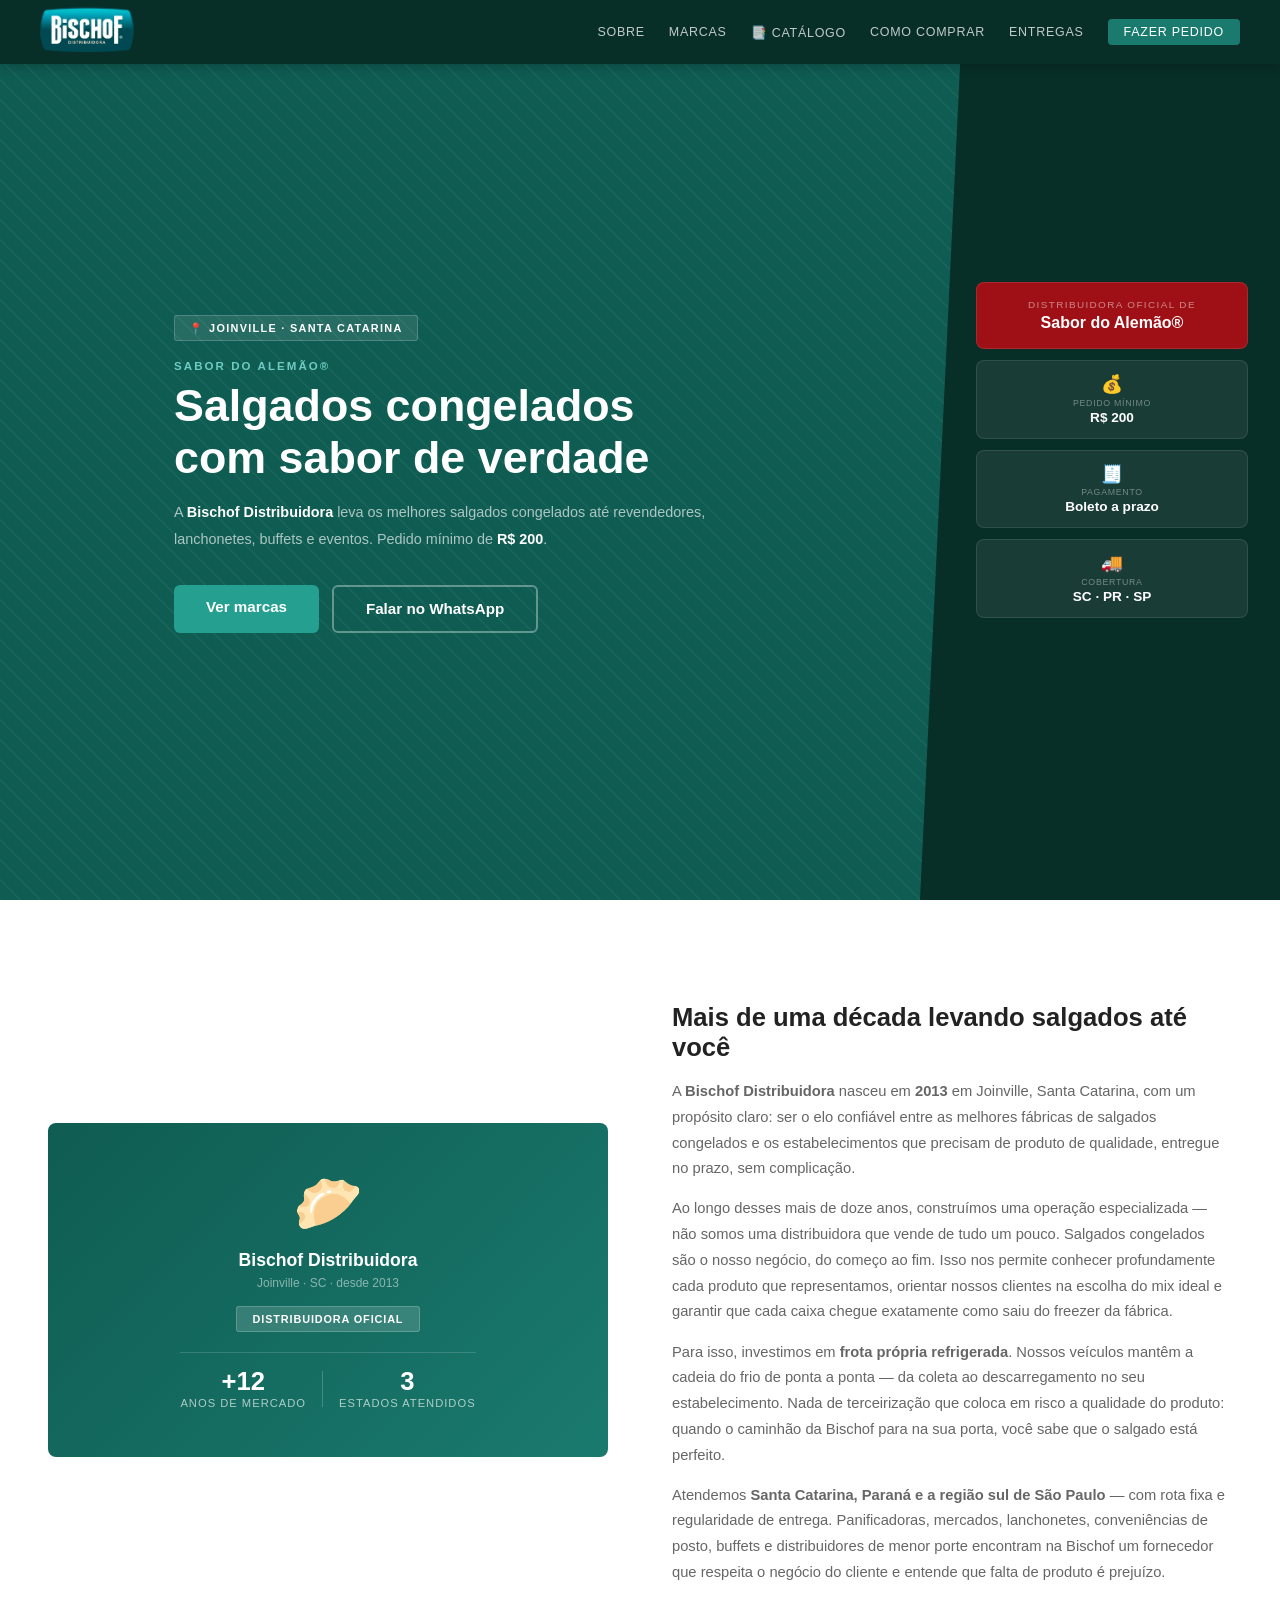
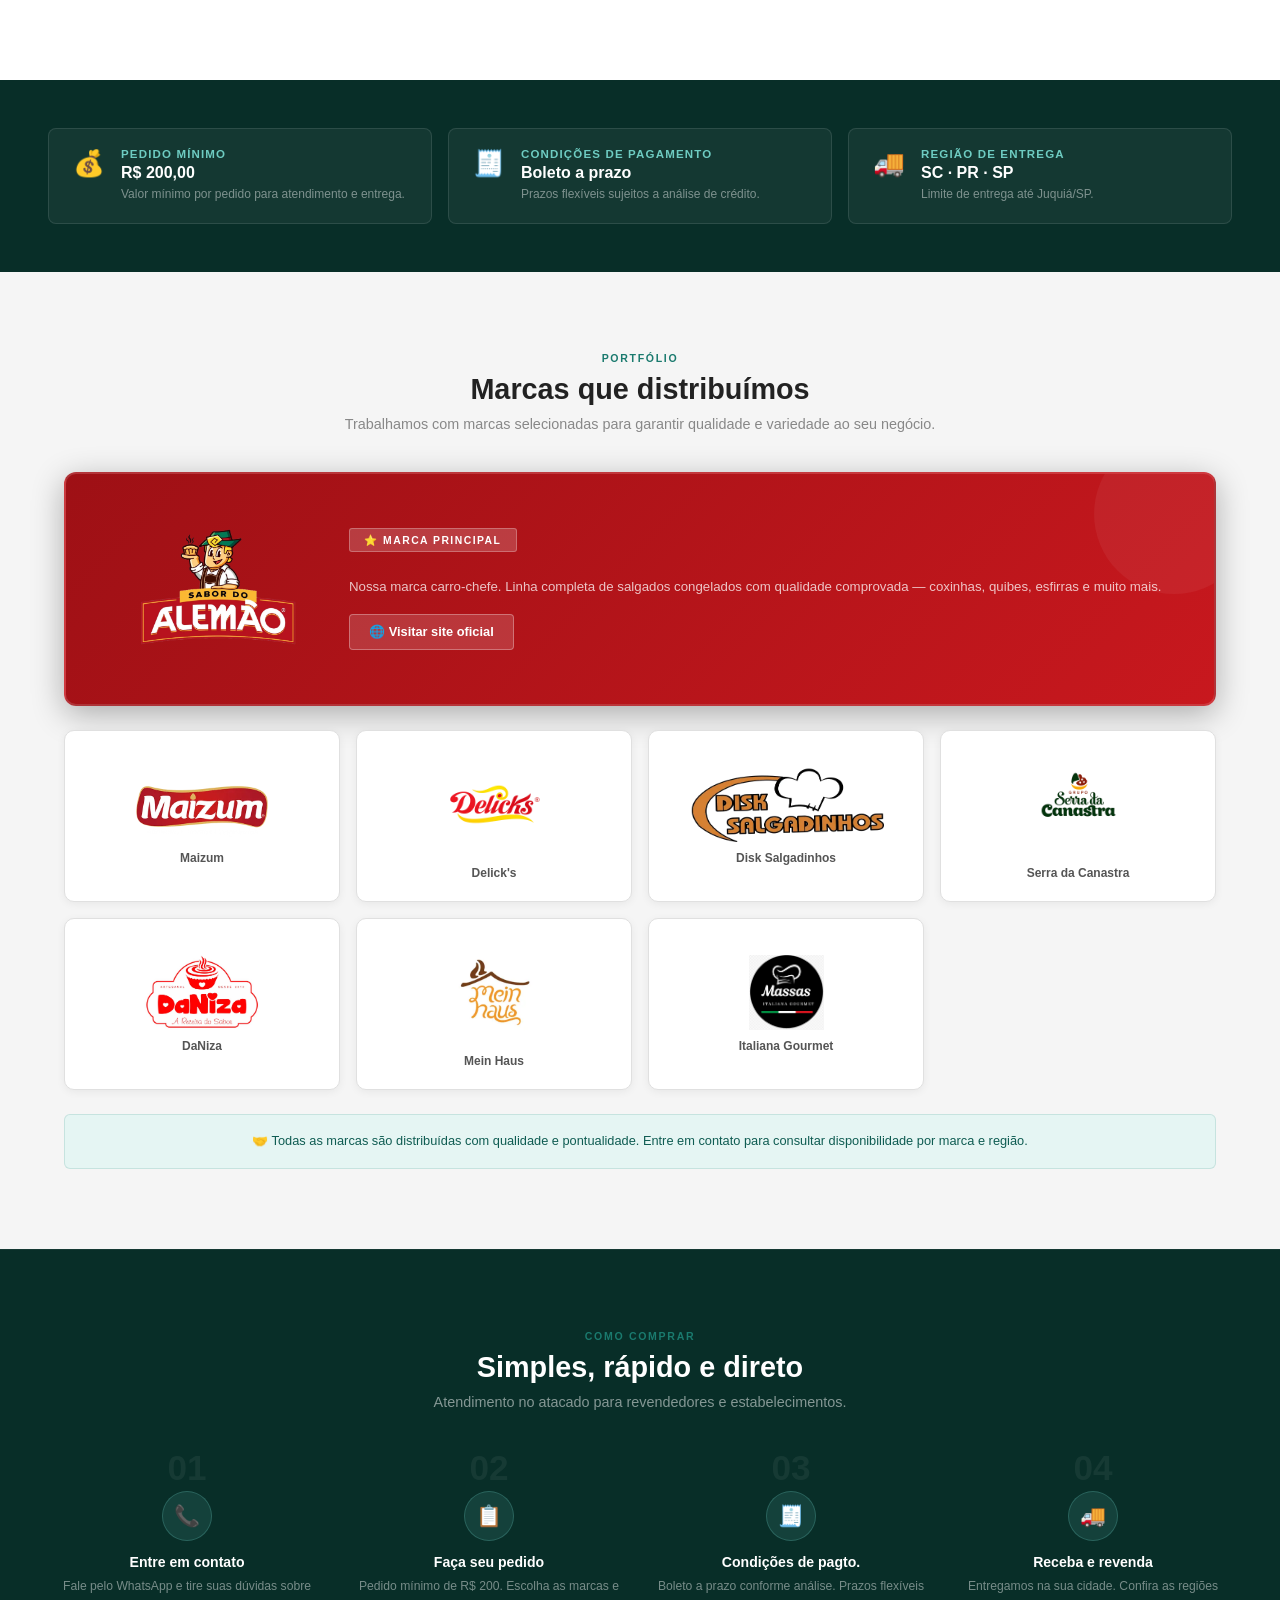
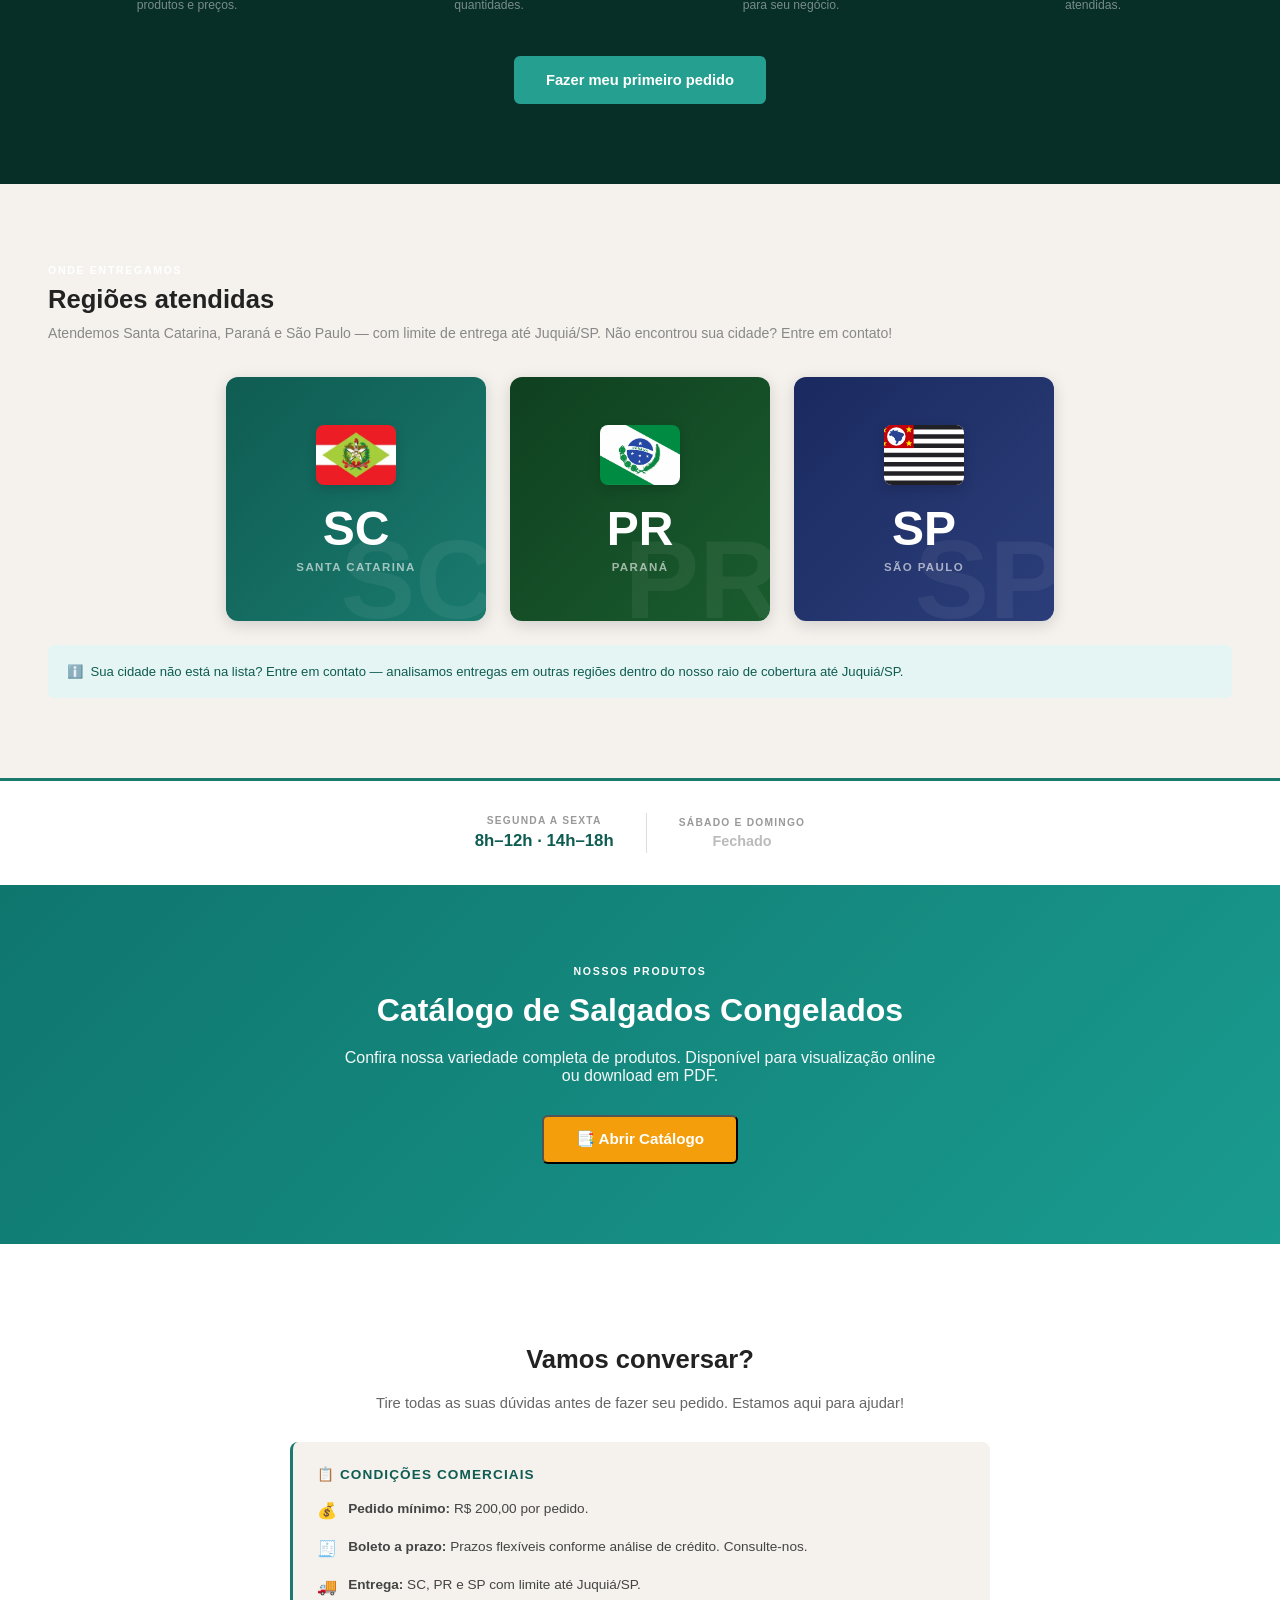
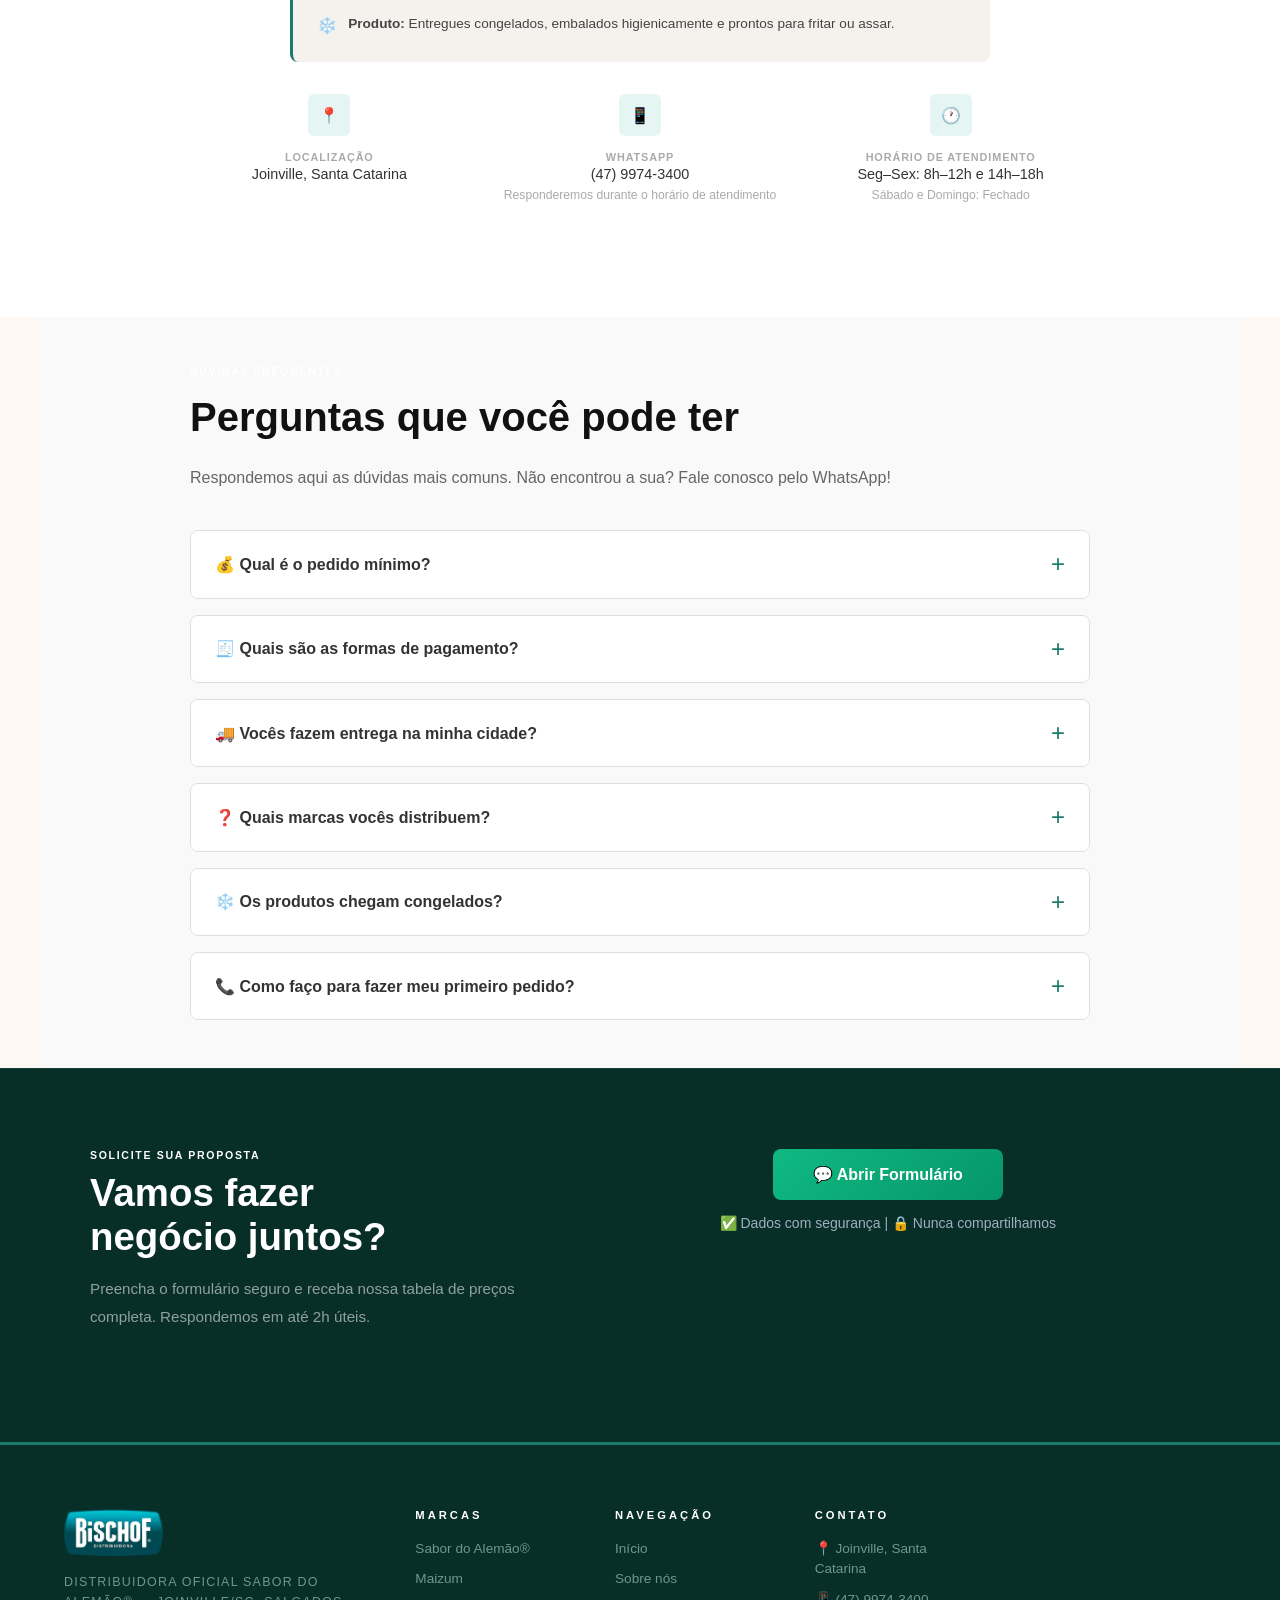
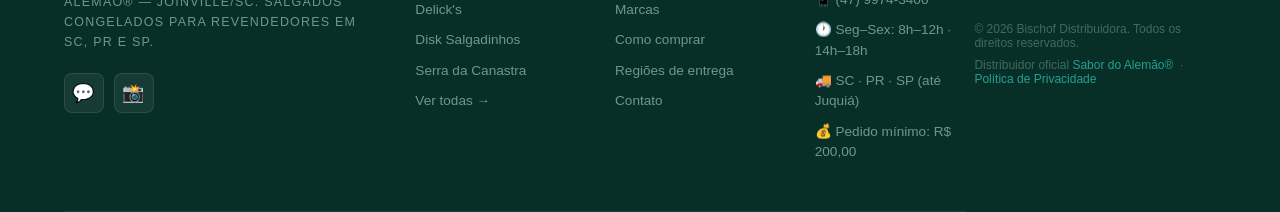
<file: index.html>
<!DOCTYPE html>
<html lang="pt-BR">
<head>
<meta charset="UTF-8">
<meta name="viewport" content="width=device-width, initial-scale=1.0">
<!-- 🔐 META TAGS DE SEGURANÇA -->

<!-- Content Security Policy - Evita XSS -->
<meta http-equiv="Content-Security-Policy" content="default-src 'self'; script-src 'self' 'unsafe-inline' https://cdn.jsdelivr.net https://cdnjs.cloudflare.com; style-src 'self' 'unsafe-inline' https://fonts.googleapis.com; img-src 'self' data: https:; font-src 'self' https://fonts.gstatic.com; connect-src 'self' https://formspree.io https://api.formspree.io; frame-src 'self'; base-uri 'self'; form-action 'self' https://formspree.io;">

<!-- Referrer Policy -->
<meta name="referrer" content="strict-origin-when-cross-origin">
<link rel="icon" type="image/webp" href="favicon.webp">
<link rel="apple-touch-icon" href="favicon.webp">
<title>Bischof Distribuidora - Distribuidora de Salgados Congelados</title>
<meta name="description" content="Distribuidora de salgados congelados em Joinville. Atendemos lanchonetes, mercados, buffets e revendedores em Santa Catarina, Paraná e São Paulo.">
<meta name="robots" content="index, follow">
<meta name="keywords" content="salgados congelados, distribuidora de salgados, salgados para revenda, salgados congelados joinville, fornecedor de salgados, sabor do alemão">
<meta property="og:title" content="Bischof Distribuidora">
<meta property="og:description" content="Distribuidora de salgados congelados em Joinville e região.">
<meta property="og:type" content="website">
<meta property="og:image" content="https://sabor-afk.github.io/bischof/img/og-image-bischof.webp">
<meta property="og:image:width" content="1200">
<meta property="og:image:height" content="630">
<meta property="og:image:type" content="image/webp">
<meta property="og:image:alt" content="Bischof Distribuidora — Distribuidora de Salgados Congelados">
<meta property="og:locale" content="pt_BR">
<meta property="og:url" content="https://sabor-afk.github.io/bischof/">
<meta property="og:site_name" content="Bischof Distribuidora">
<meta name="twitter:card" content="summary_large_image">
<meta name="twitter:title" content="Bischof Distribuidora - Salgados Congelados">
<meta name="twitter:description" content="Distribuidora oficial de salgados congelados em Joinville, SC">
<link rel="canonical" href="https://sabor-afk.github.io/bischof/">
<link rel="preload" as="image" href="https://sabor-afk.github.io/bischof/img/og-image-bischof.webp">

<link rel="preconnect" href="https://fonts.googleapis.com">
<link rel="preconnect" href="https://fonts.gstatic.com" crossorigin>
<link href="https://fonts.googleapis.com/css2?family=Montserrat:wght@700;900&family=Open+Sans:wght@400;600&display=swap" rel="stylesheet">

    <link rel="stylesheet" href="css/style.css">

<!-- SEO: Dados estruturados para Google -->
<script type="application/ld+json">
{
  "@context": "https://schema.org",
  "@type": "LocalBusiness",
  "name": "Bischof Distribuidora",
  "description": "Distribuidora oficial de salgados congelados Sabor do Alemão em Joinville, SC",
  "url": "https://sabor-afk.github.io/bischof/",
  "telephone": "+55 47 9974-3400",
  "address": {
    "@type": "PostalAddress",
    "addressLocality": "Joinville",
    "addressRegion": "SC",
    "addressCountry": "BR"
  },
  "geo": {
    "@type": "GeoCoordinates",
    "latitude": "-26.3044",
    "longitude": "-48.8487"
  },
  "areaServed": ["Santa Catarina", "Paraná", "São Paulo"],
  "foundingDate": "2013",
  "priceRange": "$$"
}
</script>
<!-- BreadcrumbList Schema -->
<script type="application/ld+json">
{
  "@context": "https://schema.org",
  "@type": "BreadcrumbList",
  "itemListElement": [
    {
      "@type": "ListItem",
      "position": 1,
      "name": "Início",
      "item": "https://sabor-afk.github.io/bischof/"
    },
    {
      "@type": "ListItem",
      "position": 2,
      "name": "Sobre",
      "item": "https://sabor-afk.github.io/bischof/#sobre"
    },
    {
      "@type": "ListItem",
      "position": 3,
      "name": "Marcas",
      "item": "https://sabor-afk.github.io/bischof/#marcas"
    },
    {
      "@type": "ListItem",
      "position": 4,
      "name": "Como Comprar",
      "item": "https://sabor-afk.github.io/bischof/#como-comprar"
    },
    {
      "@type": "ListItem",
      "position": 5,
      "name": "Entregas",
      "item": "https://sabor-afk.github.io/bischof/#regioes"
    },
    {
      "@type": "ListItem",
      "position": 6,
      "name": "Contato",
      "item": "https://sabor-afk.github.io/bischof/#contato"
    }
  ]
}
</script>

<!-- FAQPage Schema -->
<script type="application/ld+json">
{
  "@context": "https://schema.org",
  "@type": "FAQPage",
  "mainEntity": [
    {
      "@type": "Question",
      "name": "Qual é o pedido mínimo?",
      "acceptedAnswer": {
        "@type": "Answer",
        "text": "O pedido mínimo é de R$ 200,00. Este valor dá acesso a todos os produtos e marcas que distribuímos."
      }
    },
    {
      "@type": "Question",
      "name": "Quais são as formas de pagamento?",
      "acceptedAnswer": {
        "@type": "Answer",
        "text": "Oferecemos pagamento via boleto a prazo. Os prazos são flexíveis e podem ser ajustados conforme análise de crédito do cliente."
      }
    },
    {
      "@type": "Question",
      "name": "Em quais regiões entregamos?",
      "acceptedAnswer": {
        "@type": "Answer",
        "text": "Entregamos em Santa Catarina, Paraná e São Paulo, com limite de entrega até Juquiá/SP. Contate-nos para verificar sua região."
      }
    },
    {
      "@type": "Question",
      "name": "Os salgados chegam congelados?",
      "acceptedAnswer": {
        "@type": "Answer",
        "text": "Sim! Utilizamos frota própria refrigerada que mantém a cadeia do frio de ponta a ponta, garantindo que os salgados cheguem congelados e em perfeito estado."
      }
    },
    {
      "@type": "Question",
      "name": "Qual é o tempo de entrega?",
      "acceptedAnswer": {
        "@type": "Answer",
        "text": "O tempo de entrega varia conforme a região. Temos rotas fixas em SC, PR e SP. Consulte-nos para saber o prazo específico para sua localização."
      }
    },
    {
      "@type": "Question",
      "name": "Vocês são distribuidores oficiais?",
      "acceptedAnswer": {
        "@type": "Answer",
        "text": "Sim! Somos distribuidores oficiais da marca Sabor do Alemão® e representamos outras marcas selecionadas de qualidade."
      }
    }
  ]
}
</script>
</head>
<body>
<h1 style="position:absolute;width:1px;height:1px;overflow:hidden;clip:rect(0,0,0,0);white-space:nowrap;">Distribuidora de Salgados Congelados em Joinville - SC</h1>

<nav>
  <a href="#inicio">
    <img loading="lazy" src="img/logo-bischof.webp" alt="Bischof Distribuidora" style="height:46px;object-fit:contain;">
  </a>
  <div class="nav-links">
    <a href="#sobre">Sobre</a>
    <a href="#marcas">Marcas</a>
    <a href="#catalogo">📑 Catálogo</a>
    <a href="#como-comprar">Como comprar</a>
    <a href="#regioes">Entregas</a>
    <a href="#pedido" class="nav-cta">Fazer Pedido</a>
  </div>
  <button class="hamburger" id="hamburger" aria-label="Menu"><span></span><span></span><span></span></button>
</nav>

<div class="mobile-menu" id="mobileMenu">
  <a href="#sobre" data-action="close-menu">Sobre</a>
  <a href="#marcas" data-action="close-menu">Marcas</a>
  <a href="#catalogo" data-action="close-menu">📑 Catálogo</a>
  <a href="#como-comprar" data-action="close-menu">Como comprar</a>
  <a href="#regioes" data-action="close-menu">Entregas</a>
  <a href="#contato" class="m-cta" data-action="close-menu">Contato / WhatsApp</a>
</div>

<section class="hero" id="inicio">
  <div class="hero-pattern"></div>
  <div class="hero-left">
  <div class="hero-content">
    <div class="hero-badge">📍 Joinville · Santa Catarina</div>
    <span class="hero-sub-marca">Sabor do Alemão®</span>
    <h1>Salgados congelados com sabor de verdade</h1>
    <p class="hero-sub">A <strong>Bischof Distribuidora</strong> leva os melhores salgados congelados até revendedores, lanchonetes, buffets e eventos. Pedido mínimo de <strong>R$ 200</strong>.</p>
    <div class="hero-btns">
      <a href="#marcas" class="btn-bischof">Ver marcas</a>
      <a href="#pedido" class="btn-outline-light">Falar no WhatsApp</a>
    </div>
    <div class="hero-cards">
      <div class="hero-card"><span class="hero-card-icon">💰</span><span class="hero-card-label">Pedido mín.</span><span class="hero-card-val">R$ 200</span></div>
      <div class="hero-card"><span class="hero-card-icon">🧾</span><span class="hero-card-label">Pagamento</span><span class="hero-card-val">Boleto a prazo</span></div>
      <div class="hero-card"><span class="hero-card-icon">🚚</span><span class="hero-card-label">Entrega</span><span class="hero-card-val">SC · PR · SP</span></div>
    </div>
  </div>
  </div>
  <div class="hero-right-desktop" id="heroRight" style="display:none;">
    <div class="hero-alemao-badge-d"><span class="sub">Distribuidora oficial de</span><span class="nome">Sabor do Alemão®</span></div>
    <div class="hero-card"><span class="hero-card-icon">💰</span><span class="hero-card-label">Pedido mínimo</span><span class="hero-card-val">R$ 200</span></div>
    <div class="hero-card"><span class="hero-card-icon">🧾</span><span class="hero-card-label">Pagamento</span><span class="hero-card-val">Boleto a prazo</span></div>
    <div class="hero-card"><span class="hero-card-icon">🚚</span><span class="hero-card-label">Cobertura</span><span class="hero-card-val">SC · PR · SP</span></div>
  </div>
</section>

<section class="sobre" id="sobre">
  <div class="sobre-visual">
    <span class="sobre-emoji">🥟</span>
    <div class="sobre-visual-title">Bischof Distribuidora</div>
    <div class="sobre-visual-sub">Joinville · SC · desde 2013</div>
    <div class="sobre-tag-pill">Distribuidora Oficial</div>
    <div class="sobre-stats-mini">
      <div class="sobre-stat-item"><span class="sobre-stat-num">+12</span><span class="sobre-stat-label">anos de mercado</span></div>
      <div class="sobre-stat-sep"></div>
      <div class="sobre-stat-item"><span class="sobre-stat-num">3</span><span class="sobre-stat-label">estados atendidos</span></div>
    </div>
  </div>
  <div>
    <span class="section-tag-bischof">Sobre nós</span>
    <h2>Mais de uma década levando salgados até você</h2>

    <p>A <strong>Bischof Distribuidora</strong> nasceu em <strong>2013</strong> em Joinville, Santa Catarina, com um propósito claro: ser o elo confiável entre as melhores fábricas de salgados congelados e os estabelecimentos que precisam de produto de qualidade, entregue no prazo, sem complicação.</p>

    <p>Ao longo desses mais de doze anos, construímos uma operação especializada — não somos uma distribuidora que vende de tudo um pouco. Salgados congelados são o nosso negócio, do começo ao fim. Isso nos permite conhecer profundamente cada produto que representamos, orientar nossos clientes na escolha do mix ideal e garantir que cada caixa chegue exatamente como saiu do freezer da fábrica.</p>

    <p>Para isso, investimos em <strong>frota própria refrigerada</strong>. Nossos veículos mantêm a cadeia do frio de ponta a ponta — da coleta ao descarregamento no seu estabelecimento. Nada de terceirização que coloca em risco a qualidade do produto: quando o caminhão da Bischof para na sua porta, você sabe que o salgado está perfeito.</p>

    <p>Atendemos <strong>Santa Catarina, Paraná e a região sul de São Paulo</strong> — com rota fixa e regularidade de entrega. Panificadoras, mercados, lanchonetes, conveniências de posto, buffets e distribuidores de menor porte encontram na Bischof um fornecedor que respeita o negócio do cliente e entende que falta de produto é prejuízo.</p>

  </div>
</section>

<style>
  .sobre-stats-mini {
    display: flex;
    align-items: center;
    justify-content: center;
    gap: 16px;
    margin-top: 20px;
    padding-top: 16px;
    border-top: 1px solid rgba(255,255,255,0.15);
  }
  .sobre-stat-item {
    display: flex;
    flex-direction: column;
    align-items: center;
    gap: 2px;
  }
  .sobre-stat-num {
    font-family: 'Montserrat', sans-serif;
    font-size: 1.6rem;
    font-weight: 900;
    color: #fff;
    line-height: 1;
  }
  .sobre-stat-label {
    font-size: 0.7rem;
    color: rgba(255,255,255,0.65);
    text-transform: uppercase;
    letter-spacing: 1px;
    text-align: center;
  }
  .sobre-stat-sep {
    width: 1px;
    height: 36px;
    background: rgba(255,255,255,0.2);
  }
  .sobre .diferenciais {
    margin-top: 1.6rem;
  }
  .sobre p {
    margin-bottom: 0.9rem;
    line-height: 1.75;
  }
</style>

<div class="faixa-comercial">
  <div class="faixa-comercial-grid">
    <div class="faixa-item"><div class="faixa-icon">💰</div><div><div class="faixa-titulo">Pedido mínimo</div><div class="faixa-valor">R$ 200,00</div><div class="faixa-obs">Valor mínimo por pedido para atendimento e entrega.</div></div></div>
    <div class="faixa-item"><div class="faixa-icon">🧾</div><div><div class="faixa-titulo">Condições de pagamento</div><div class="faixa-valor">Boleto a prazo</div><div class="faixa-obs">Prazos flexíveis sujeitos a análise de crédito.</div></div></div>
    <div class="faixa-item"><div class="faixa-icon">🚚</div><div><div class="faixa-titulo">Região de entrega</div><div class="faixa-valor">SC · PR · SP</div><div class="faixa-obs">Limite de entrega até Juquiá/SP.</div></div></div>
  </div>
</div>

<section class="marcas" id="marcas">
  <div class="section-header">
    <span class="section-tag-verde">Portfólio</span>
    <h2>Marcas que distribuímos</h2>
    <p>Trabalhamos com marcas selecionadas para garantir qualidade e variedade ao seu negócio.</p>
  </div>

  <div class="marca-destaque">
    <a href="sabor-do-alemao/index.html" target="_blank" title="Visitar site Sabor do Alemão"><img loading="lazy" src="img/logo-sabor-do-alemao.webp" alt="Sabor do Alemão - Logo marca de salgados"></a>
    <div class="marca-destaque-content">
      <span class="destaque-badge">⭐ Marca principal</span>
      <div class="marca-destaque-desc">Nossa marca carro-chefe. Linha completa de salgados congelados com qualidade comprovada — coxinhas, quibes, esfirras e muito mais.</div>
      <a href="sabordoalemao.com.br" target="_blank" style="display:inline-flex;align-items:center;gap:0.5rem;margin-top:1rem;background:rgba(255,255,255,0.15);color:#fff;font-family:'Montserrat',sans-serif;font-size:0.8rem;font-weight:700;padding:0.6rem 1.2rem;border-radius:4px;text-decoration:none;border:1px solid rgba(255,255,255,0.3);transition:background 0.2s;" class="btn-sabor-link">
        🌐 Visitar site oficial
      </a>
    </div>
  </div>

  <div class="marcas-grid">
    <div class="marca-card"><img loading="lazy" src="img/logo-maizum.webp" alt="Logo Maizum - Marca distribuída"><span class="marca-nome">Maizum</span></div>
    <div class="marca-card"><img style="max-height:105px;max-width:100%;" src="img/logo-delicks.webp" alt="Delicks"><span class="marca-nome">Delick's</span></div>
    <div class="marca-card"><img loading="lazy" src="img/logo-disk-salgadinhos.webp" alt="Logo Disk Salgadinhos - Marca distribuída"><span class="marca-nome">Disk Salgadinhos</span></div>
    <div class="marca-card"><img style="max-height:105px;max-width:100%;" src="img/logo-serra-da-canastra.webp" alt="Serra da Canastra"><span class="marca-nome">Serra da Canastra</span></div>
    <div class="marca-card"><img loading="lazy" src="img/logo-daniza.webp" alt="Logo DaNiza - Marca distribuída"><span class="marca-nome">DaNiza</span></div>
    <div class="marca-card"><img style="max-height:105px;max-width:100%;" src="img/logo-mein-haus.webp" alt="Mein Haus"><span class="marca-nome">Mein Haus</span></div>
    <div class="marca-card"><img loading="lazy" src="img/logo-italiana-gourmet.webp" alt="Logo Italiana Gourmet - Marca distribuída"><span class="marca-nome">Italiana Gourmet</span></div>
  </div>
  <div class="marcas-obs">🤝 Todas as marcas são distribuídas com qualidade e pontualidade. Entre em contato para consultar disponibilidade por marca e região.</div>
</section>

<section class="como-comprar" id="como-comprar">
  <div class="section-header bischof">
    <span class="section-tag-verde">Como comprar</span>
    <h2>Simples, rápido e direto</h2>
    <p>Atendimento no atacado para revendedores e estabelecimentos.</p>
  </div>
  <div class="steps">
    <div class="step"><span class="step-num">01</span><div class="step-icon">📞</div><h3>Entre em contato</h3><p>Fale pelo WhatsApp e tire suas dúvidas sobre produtos e preços.</p></div>
    <div class="step"><span class="step-num">02</span><div class="step-icon">📋</div><h3>Faça seu pedido</h3><p>Pedido mínimo de R$ 200. Escolha as marcas e quantidades.</p></div>
    <div class="step"><span class="step-num">03</span><div class="step-icon">🧾</div><h3>Condições de pagto.</h3><p>Boleto a prazo conforme análise. Prazos flexíveis para seu negócio.</p></div>
    <div class="step"><span class="step-num">04</span><div class="step-icon">🚚</div><h3>Receba e revenda</h3><p>Entregamos na sua cidade. Confira as regiões atendidas.</p></div>
  </div>
  <div class="steps-cta"><a href="#pedido" class="btn-bischof-solid">Fazer meu primeiro pedido</a></div>
</section>

<section class="regioes" id="regioes">
  <span class="section-tag-bischof">Onde entregamos</span>
  <h2>Regiões atendidas</h2>
  <p class="regioes-sub">Atendemos Santa Catarina, Paraná e São Paulo — com limite de entrega até Juquiá/SP. Não encontrou sua cidade? Entre em contato!</p>

  <div class="estados-simples">
    <div class="estado-simples sc" data-sigla="SC">
      <div class="estado-flag">
        <img loading="lazy" src="img/flag-sc.webp" alt="Bandeira de Santa Catarina - Estado atendido" style="width:100%;height:100%;object-fit:cover;">
      </div>
      <div class="estado-sigla-grande">SC</div>
      <div class="estado-nome-grande">Santa Catarina</div>
    </div>
    <div class="estado-simples pr" data-sigla="PR">
      <div class="estado-flag">
        <img loading="lazy" src="img/flag-pr.webp" alt="Bandeira do Paraná - Estado atendido" style="width:100%;height:100%;object-fit:cover;">
      </div>
      <div class="estado-sigla-grande">PR</div>
      <div class="estado-nome-grande">Paraná</div>
    </div>
    <div class="estado-simples sp" data-sigla="SP">
      <div class="estado-flag">
        <img loading="lazy" src="img/flag-sp.svg" alt="Bandeira de São Paulo - Estado atendido" style="width:100%;height:100%;object-fit:cover;">
      </div>
      <div class="estado-sigla-grande">SP</div>
      <div class="estado-nome-grande">São Paulo</div>
    </div>
  </div>

  <div class="regioes-obs">ℹ️ &nbsp;Sua cidade não está na lista? Entre em contato — analisamos entregas em outras regiões dentro do nosso raio de cobertura até Juquiá/SP.</div>
</section>

<div class="horarios">
  <div class="horario-item"><div class="horario-dia">Segunda a Sexta</div><div class="horario-hora">8h–12h · 14h–18h</div></div>
  <div class="horario-sep"></div>
  <div class="horario-item"><div class="horario-dia">Sábado e Domingo</div><div class="horario-fechado">Fechado</div></div>
</div>

<!-- SEÇÃO CATÁLOGO -->
<section class="catalogo" id="catalogo">
  <div class="catalogo-container">
    <span class="section-tag-bischof">Nossos Produtos</span>
    <h2>Catálogo de Salgados Congelados</h2>
    <p>Confira nossa variedade completa de produtos. Disponível para visualização online ou download em PDF.</p>
    
    <div class="catalogo-cta">
      <button class="btn-bischof" onclick="openCatalogModal()">📑 Abrir Catálogo</button>
    </div>
  </div>
</section>

<!-- MODAL DO CATÁLOGO -->
<div id="catalogModal" class="modal-catalog" onclick="closeCatalogModalOnBackground(event)">
  <div class="modal-catalog-content" onclick="event.stopPropagation()">
    <span class="close-modal" onclick="closeCatalogModal()">&times;</span>
    
    <h2>Como deseja visualizar?</h2>
    
    <div class="modal-catalog-buttons">
      <a href="./catalogo-interativo.html" class="btn-catalog-interactive">
        📱 Ver Catálogo Interativo
      </a>
      
      <a href="./pdf/catalogo-bischof.pdf" download class="btn-catalog-pdf">
        📄 Baixar PDF
      </a>
      
      <button class="btn-catalog-close" onclick="closeCatalogModal()">
        ✕ Fechar
      </button>
    </div>
  </div>
</div>

<section class="contato" id="contato">
  <div>
    <span class="section-tag-bischof">Contato</span>
    <h2>Vamos conversar?</h2>
    <p class="contato-desc">Tire todas as suas dúvidas antes de fazer seu pedido. Estamos aqui para ajudar!</p>
    <div class="condicoes-box">
      <h3>📋 Condições comerciais</h3>
      <div class="condicao-linha"><span class="icon">💰</span><span><strong>Pedido mínimo:</strong> R$ 200,00 por pedido.</span></div>
      <div class="condicao-linha"><span class="icon">🧾</span><span><strong>Boleto a prazo:</strong> Prazos flexíveis conforme análise de crédito. Consulte-nos.</span></div>
      <div class="condicao-linha"><span class="icon">🚚</span><span><strong>Entrega:</strong> SC, PR e SP com limite até Juquiá/SP.</span></div>
      <div class="condicao-linha"><span class="icon">❄️</span><span><strong>Produto:</strong> Entregues congelados, embalados higienicamente e prontos para fritar ou assar.</span></div>
    </div>
    <div class="contato-items">
      <div class="contato-item"><div class="contato-icon">📍</div><div class="contato-text"><strong>Localização</strong><span>Joinville, Santa Catarina</span></div></div>
      <div class="contato-item"><div class="contato-icon">📱</div><div class="contato-text"><strong>WhatsApp</strong><span>(47) 9974-3400</span><small>Responderemos durante o horário de atendimento</small></div></div>
      <div class="contato-item"><div class="contato-icon">🕐</div><div class="contato-text"><strong>Horário de atendimento</strong><span>Seg–Sex: 8h–12h e 14h–18h</span><small>Sábado e Domingo: Fechado</small></div></div>
    </div>
  </div>
</section>

<!-- PEDIDO / CTA FORM -->
<section class="faq" id="faq">
  <div class="faq-container">
    <span class="section-tag-bischof">Dúvidas frequentes</span>
    <h2>Perguntas que você pode ter</h2>
    <p class="faq-intro">Respondemos aqui as dúvidas mais comuns. Não encontrou a sua? Fale conosco pelo WhatsApp!</p>

    <div class="faq-items">
      <div class="faq-item">
        <button class="faq-question" data-toggle="faq-1">
          <span class="faq-q">💰 Qual é o pedido mínimo?</span>
          <span class="faq-toggle">+</span>
        </button>
        <div class="faq-answer" id="faq-1" style="display:none;">
          <p>O pedido mínimo é de <strong>R$ 200,00</strong>. Isso garante que conseguimos atender com qualidade e pontualidade, mantendo custos viáveis para você.</p>
        </div>
      </div>
      <div class="faq-item">
        <button class="faq-question" data-toggle="faq-2">
          <span class="faq-q">🧾 Quais são as formas de pagamento?</span>
          <span class="faq-toggle">+</span>
        </button>
        <div class="faq-answer" id="faq-2" style="display:none;">
          <p>Trabalhamos com <strong>boleto a prazo</strong>. Os prazos são flexíveis e variam conforme análise de crédito. Entre em contato para consultar condições específicas para seu negócio.</p>
        </div>
      </div>
      <div class="faq-item">
        <button class="faq-question" data-toggle="faq-3">
          <span class="faq-q">🚚 Vocês fazem entrega na minha cidade?</span>
          <span class="faq-toggle">+</span>
        </button>
        <div class="faq-answer" id="faq-3" style="display:none;">
          <p>Entregamos em <strong>Santa Catarina, Paraná e São Paulo</strong> (até Juquiá). Se sua cidade não está na lista, entre em contato — analisamos entregas em outras regiões dentro do nosso raio de cobertura.</p>
        </div>
      </div>
      <div class="faq-item">
        <button class="faq-question" data-toggle="faq-4">
          <span class="faq-q">❓ Quais marcas vocês distribuem?</span>
          <span class="faq-toggle">+</span>
        </button>
        <div class="faq-answer" id="faq-4" style="display:none;">
          <p>Distribuímos <strong>Sabor do Alemão®</strong> (nossa marca carro-chefe) e outras 6 marcas selecionadas: Maizum, Delick's, Disk Salgadinhos, Serra da Canastra, DaNiza e Mein Haus. Consulte-nos sobre disponibilidade.</p>
        </div>
      </div>
      <div class="faq-item">
        <button class="faq-question" data-toggle="faq-5">
          <span class="faq-q">❄️ Os produtos chegam congelados?</span>
          <span class="faq-toggle">+</span>
        </button>
        <div class="faq-answer" id="faq-5" style="display:none;">
          <p>Sim! Possuímos <strong>frota própria refrigerada</strong>. Os produtos saem congelados da fábrica e chegam congelados na sua porta — mantemos a cadeia do frio de ponta a ponta.</p>
        </div>
      </div>
      <div class="faq-item">
        <button class="faq-question" data-toggle="faq-6">
          <span class="faq-q">📞 Como faço para fazer meu primeiro pedido?</span>
          <span class="faq-toggle">+</span>
        </button>
        <div class="faq-answer" id="faq-6" style="display:none;">
          <p>É simples! Preencha o formulário abaixo com seus dados e informações sobre seu negócio. Você será redirecionado ao WhatsApp e enviaremos a tabela de preços completa em até 2h úteis.</p>
        </div>
      </div>
    </div>
  </div>
</section>

<section class="b-pedido-section" id="pedido">
    <div class="b-pedido-inner">

        <div class="b-pedido-left">
            <span class="section-tag-bischof">Solicite sua proposta</span>
            <h2>Vamos fazer<br>negócio juntos?</h2>
            <p class="b-pedido-desc">Preencha o formulário seguro e receba nossa tabela de preços completa. Respondemos em até 2h úteis.</p>
        </div>

        <div class="b-pedido-right">
            <div style="display: flex; flex-direction: column; justify-content: center; align-items: center; height: 100%; gap: 15px; text-align: center;">
                <a href="formulario-bischof.html" style="
                    display: inline-block;
                    background: linear-gradient(135deg, #10b981 0%, #059669 100%);
                    color: white;
                    padding: 16px 40px;
                    border-radius: 8px;
                    font-size: 16px;
                    font-weight: 700;
                    text-decoration: none;
                    transition: all 0.3s;
                    cursor: pointer;
                " onmouseover="this.style.opacity='0.9'; this.style.transform='translateY(-2px)';" onmouseout="this.style.opacity='1'; this.style.transform='translateY(0)';">
                    💬 Abrir Formulário
                </a>
                
                <p style="color: #a0aec0; font-size: 14px; margin: 0;">
                    ✅ Dados com segurança | 🔒 Nunca compartilhamos
                </p>
            </div>
        </div>

    </div>
</section>

<style>
.b-pedido-section {
    background: var(--bischof-muito-escuro);
    padding: 80px 5%;
    border-top: 1px solid rgba(255,255,255,0.06);
}
.b-pedido-inner {
    max-width: 1100px;
    margin: 0 auto;
    display: grid;
    grid-template-columns: 1fr 1.4fr;
    gap: 64px;
    align-items: start;
}
.b-pedido-left h2 {
    font-family: 'Montserrat', sans-serif;
    font-size: clamp(1.8rem, 3vw, 2.6rem);
    font-weight: 900;
    color: #fff;
    line-height: 1.15;
    margin-bottom: 16px;
}
.b-pedido-desc {
    font-size: 0.95rem;
    color: rgba(255,255,255,0.55);
    line-height: 1.8;
    margin-bottom: 32px;
}
.b-pedido-bens {
    display: flex;
    flex-direction: column;
    gap: 12px;
}
.b-ben {
    display: flex;
    align-items: center;
    gap: 12px;
    font-size: 0.88rem;
    color: rgba(255,255,255,0.7);
}
.b-ben-icon {
    width: 30px; height: 30px;
    background: rgba(26,122,110,0.25);
    border: 1px solid rgba(26,122,110,0.4);
    border-radius: 7px;
    display: flex; align-items: center; justify-content: center;
    font-size: 0.95rem;
    flex-shrink: 0;
}

/* Formulário */
.b-pedido-form {
    background: rgba(255,255,255,0.04);
    border: 1px solid rgba(255,255,255,0.09);
    border-radius: 14px;
    padding: 36px;
}
.b-pedido-form h3 {
    font-family: 'Montserrat', sans-serif;
    font-size: 1.05rem;
    font-weight: 800;
    color: #fff;
    margin-bottom: 24px;
    padding-bottom: 14px;
    border-bottom: 1px solid rgba(255,255,255,0.07);
}
.b-form-row {
    display: grid;
    grid-template-columns: 1fr 1fr;
    gap: 14px;
}
.b-form-group {
    display: flex;
    flex-direction: column;
    gap: 6px;
    margin-bottom: 16px;
}
.b-form-group label {
    font-size: 0.7rem;
    font-weight: 700;
    letter-spacing: 1.5px;
    text-transform: uppercase;
    color: rgba(255,255,255,0.45);
}
.b-obrig { color: var(--bischof-claro); }
.b-opcional { color: rgba(255,255,255,0.25); font-weight: 400; text-transform: none; letter-spacing: 0; }

.b-form-group input,
.b-form-group select,
.b-form-group textarea {
    background: rgba(255,255,255,0.06);
    border: 1px solid rgba(255,255,255,0.1);
    border-radius: 7px;
    padding: 11px 13px;
    color: #fff;
    font-family: 'Open Sans', sans-serif;
    font-size: 0.88rem;
    transition: border-color 0.2s, background 0.2s;
    outline: none;
    width: 100%;
}
.b-form-group input::placeholder,
.b-form-group textarea::placeholder { color: rgba(255,255,255,0.2); }
.b-form-group input:focus,
.b-form-group select:focus,
.b-form-group textarea:focus {
    border-color: var(--bischof-claro);
    background: rgba(255,255,255,0.08);
}
.b-form-group select option { background: #082E28; color: #fff; }
.b-form-group textarea { resize: vertical; min-height: 85px; }

.btn-b-pedido {
    width: 100%;
    background: linear-gradient(135deg, var(--bischof-claro), var(--bischof));
    color: #fff;
    border: none;
    border-radius: 7px;
    padding: 15px;
    font-family: 'Montserrat', sans-serif;
    font-size: 0.95rem;
    font-weight: 800;
    letter-spacing: 0.5px;
    cursor: pointer;
    transition: opacity 0.2s, transform 0.2s;
    margin-top: 6px;
}
.btn-b-pedido:hover { opacity: 0.9; transform: translateY(-2px); }
.b-form-aviso {
    font-size: 0.7rem;
    color: rgba(255,255,255,0.25);
    text-align: center;
    margin-top: 10px;
    line-height: 1.5;
}
@media(max-width: 768px) {
    .b-pedido-inner { grid-template-columns: 1fr; gap: 36px; }
    .b-form-row { grid-template-columns: 1fr; }
    .b-pedido-form { padding: 24px 18px; }
}
</style>

<!-- FOOTER -->
<footer>
  <div class="footer-grid">

    <!-- Coluna 1: Marca -->
    <div class="footer-brand">
      <img loading="lazy" src="img/logo-bischof.webp" alt="Bischof Distribuidora" class="footer-logo">
      <p>Distribuidora oficial Sabor do Alemão® — Joinville/SC. Salgados congelados para revendedores em SC, PR e SP.</p>
      <div class="footer-social">
        <a href="https://wa.me/5547999743400" target="_blank" aria-label="WhatsApp Bischof Distribuidora" class="footer-social-btn">💬</a>
        <a href="https://instagram.com/bischofdistribuidora" target="_blank" aria-label="Instagram Bischof Distribuidora" class="footer-social-btn">📸</a>
      </div>
    </div>

    <!-- Coluna 2: Marcas -->
    <div class="footer-col">
      <h4>Marcas</h4>
      <ul>
        <li><a href="sabor-do-alemao/index.html" target="_blank">Sabor do Alemão®</a></li>
        <li><a href="#marcas">Maizum</a></li>
        <li><a href="#marcas">Delick's</a></li>
        <li><a href="#marcas">Disk Salgadinhos</a></li>
        <li><a href="#marcas">Serra da Canastra</a></li>
        <li><a href="#marcas">Ver todas →</a></li>
      </ul>
    </div>

    <!-- Coluna 3: Navegação -->
    <div class="footer-col">
      <h4>Navegação</h4>
      <ul>
        <li><a href="#inicio">Início</a></li>
        <li><a href="#sobre">Sobre nós</a></li>
        <li><a href="#marcas">Marcas</a></li>
        <li><a href="#como-comprar">Como comprar</a></li>
        <li><a href="#regioes">Regiões de entrega</a></li>
        <li><a href="#contato">Contato</a></li>
      </ul>
    </div>

    <!-- Coluna 4: Contato -->
    <div class="footer-col">
      <h4>Contato</h4>
      <ul class="footer-contato">
        <li>📍 Joinville, Santa Catarina</li>
        <li><a href="https://wa.me/5547999743400" target="_blank">📱 (47) 9974-3400</a></li>
        <li>🕐 Seg–Sex: 8h–12h · 14h–18h</li>
        <li>🚚 SC · PR · SP (até Juquiá)</li>
        <li>💰 Pedido mínimo: R$ 200,00</li>
      </ul>
    </div>

  </div>

  <div class="footer-bottom">
    <span>© 2026 Bischof Distribuidora. Todos os direitos reservados.</span>
    <span>
        Distribuidor oficial <a href="sabor-do-alemao/index.html" target="_blank">Sabor do Alemão®</a>
        &nbsp;·&nbsp;
        <a href="#privacidade-modal">Política de Privacidade</a>
    </span>
  </div>
</footer>

<!-- MODAL POLÍTICA DE PRIVACIDADE -->
<div id="modalPrivacidade" class="privacidade-overlay" role="dialog" aria-modal="true" aria-label="Política de Privacidade" style="display:none;">
    <div class="privacidade-modal">
        <div class="privacidade-header">
            <h2>Política de Privacidade</h2>
            <button class="privacidade-fechar" id="btnFecharPrivacidade" aria-label="Fechar política de privacidade">✕</button>
        </div>
        <div class="privacidade-body">
            <p class="priv-atualizado">Última atualização: junho de 2026</p>

            <h3>1. Quem somos</h3>
            <p>A <strong>Bischof Distribuidora</strong> é uma empresa distribuidora de salgados congelados, sediada em Joinville, Santa Catarina, Brasil, atuando como distribuidora oficial da marca Sabor do Alemão® e outras marcas selecionadas.</p>

            <h3>2. Quais dados coletamos</h3>
            <p>Ao preencher o formulário de solicitação de proposta em nosso site, coletamos voluntariamente:</p>
            <ul>
                <li>Nome ou razão social</li>
                <li>Número de WhatsApp</li>
                <li>Cidade e estado</li>
                <li>Tipo de negócio</li>
                <li>Volume estimado de pedido</li>
                <li>Observações adicionais fornecidas pelo usuário</li>
            </ul>
            <p>Não coletamos dados de pagamento, senhas ou informações sensíveis.</p>

            <h3>3. Como usamos seus dados</h3>
            <p>Os dados informados são utilizados exclusivamente para:</p>
            <ul>
                <li>Envio de tabela de preços e proposta comercial</li>
                <li>Retorno de contato via WhatsApp</li>
                <li>Verificação de disponibilidade de entrega na sua região</li>
                <li>Análise de crédito para boleto a prazo, quando solicitado</li>
            </ul>
            <p>Não compartilhamos suas informações com terceiros para fins publicitários.</p>

            <h3>4. Como os dados trafegam</h3>
            <p>As informações preenchidas no formulário são transmitidas diretamente via WhatsApp, através do aplicativo instalado no seu dispositivo. Não armazenamos esses dados em servidores próprios — o envio ocorre entre você e nosso número comercial.</p>

            <h3>5. Seus direitos (LGPD)</h3>
            <p>Conforme a Lei Geral de Proteção de Dados (Lei nº 13.709/2018), você tem direito a:</p>
            <ul>
                <li>Confirmar a existência de tratamento de seus dados</li>
                <li>Solicitar a exclusão ou correção de informações</li>
                <li>Revogar o consentimento a qualquer momento</li>
            </ul>
            <p>Para exercer esses direitos, entre em contato pelo WhatsApp: <strong>(47) 9974-3400</strong>.</p>

            <h3>6. Cookies</h3>
            <p>Este site não utiliza cookies de rastreamento ou ferramentas de análise de comportamento. Não há coleta automática de dados de navegação.</p>

            <h3>7. Contato</h3>
            <p>Dúvidas sobre esta política? Fale conosco:<br>
            📱 WhatsApp: (47) 9974-3400<br>
            📍 Joinville, Santa Catarina — Brasil</p>
        </div>
    </div>
</div>

<style>
  footer {
    background: var(--bischof-muito-escuro);
    border-top: 3px solid var(--bischof);
    padding: 64px 5% 0;
  }
  .footer-grid {
    max-width: 1200px;
    margin: 0 auto;
    display: grid;
    grid-template-columns: 2fr 1fr 1fr 1fr;
    gap: 48px;
    padding-bottom: 48px;
    border-bottom: 1px solid rgba(255,255,255,0.08);
  }
  .footer-logo {
    height: 48px;
    object-fit: contain;
    margin-bottom: 16px;
    display: block;
  }
  .footer-brand p {
    font-size: 0.78rem;
    color: #6a9990;
    line-height: 1.6;
    margin-bottom: 20px;
  }
  .footer-social {
    display: flex;
    gap: 10px;
  }
  .footer-social-btn {
    width: 40px; height: 40px;
    background: rgba(255,255,255,0.06);
    border: 1px solid rgba(255,255,255,0.1);
    border-radius: 8px;
    display: flex; align-items: center; justify-content: center;
    font-size: 18px; text-decoration: none;
    transition: background 0.2s, border-color 0.2s;
  }
  .footer-social-btn:hover {
    background: rgba(26,122,110,0.35);
    border-color: var(--bischof);
  }
  .footer-col h4 {
    font-family: 'Montserrat', sans-serif;
    font-size: 0.7rem;
    font-weight: 800;
    letter-spacing: 3px;
    text-transform: uppercase;
    color: #fff;
    margin-bottom: 18px;
  }
  .footer-col ul {
    list-style: none;
    display: flex;
    flex-direction: column;
    gap: 10px;
  }
  .footer-col ul li,
  .footer-col ul a {
    font-size: 0.85rem;
    color: #6a9990;
    text-decoration: none;
    transition: color 0.2s;
    line-height: 1.5;
  }
  .footer-col ul a:hover { color: #fff; }
  .footer-contato li { display: flex; align-items: flex-start; gap: 6px; }
  .footer-bottom {
    max-width: 1200px;
    margin: 0 auto;
    padding: 20px 0 32px;
    display: flex;
    justify-content: space-between;
    align-items: center;
    font-size: 0.75rem;
    color: #3d6b64;
    flex-wrap: wrap;
    gap: 8px;
  }
  .footer-bottom a { color: var(--bischof-claro); text-decoration: none; }
  .footer-bottom a:hover { color: #fff; }
  @media(max-width: 768px) {
    .footer-grid { grid-template-columns: 1fr 1fr; gap: 32px; }
    .footer-brand { grid-column: 1 / -1; }
    .footer-bottom { flex-direction: column; text-align: center; }
  }
  @media(max-width: 480px) {
    .footer-grid { grid-template-columns: 1fr; }
  }
  
  /* Estilos para as bandeiras dos estados */
  .estado-flag {
    width: 80px;
    height: 60px;
    margin: 0 auto 12px;
    border-radius: 8px;
    overflow: hidden;
    box-shadow: 0 4px 12px rgba(0, 0, 0, 0.15);
  }
  .estado-flag svg {
    width: 100%;
    height: 100%;
    display: block;
  }
</style>

<a href="https://wa.me/5547999743400?text=Ol%C3%A1%21%20Vim%20pelo%20site%20da%20Bischof%20Distribuidora%20e%20gostaria%20de%20receber%20a%20tabela%20de%20pre%C3%A7os.%20%F0%9F%98%8A" class="wpp-float" target="_blank">💬</a>

</script>

    <script src="js/script.js"></script>
<!-- CARD MODAL POLÍTICA DE PRIVACIDADE -->
<div id="privacidade-modal" class="privacidade-card-overlay">
    <div class="privacidade-card">
        <button class="privacidade-fechar" onclick="this.closest('.privacidade-card-overlay').style.display='none'">✕</button>
        <h2>Política de Privacidade</h2>
        <div class="privacidade-card-content">
            <h3>1. Quem somos</h3>
            <p><strong>Bischof Distribuidora</strong> é uma empresa distribuidora de salgados congelados, sediada em Joinville, Santa Catarina, Brasil.</p>

            <h3>2. Dados coletados</h3>
            <p>Coletamos voluntariamente: nome, WhatsApp, cidade, tipo de negócio, CPF/CNPJ, volume estimado e observações.</p>

            <h3>3. Como usamos seus dados</h3>
            <p>Exclusivamente para envio de tabela de preços, contato via WhatsApp, verificação de entrega e análise de crédito.</p>

            <h3>4. Transmissão de dados</h3>
            <p>Os dados são transmitidos via WhatsApp. Não armazenamos em servidores próprios.</p>

            <h3>5. Seus direitos (LGPD)</h3>
            <p>Você tem direito a confirmar, solicitar exclusão ou correção, e revogar consentimento a qualquer momento.</p>

            <h3>6. Contato</h3>
            <p>📱 WhatsApp: <strong>(47) 9974-3400</strong></p>
        </div>
    </div>
</div>

</body>
</html>
</file>
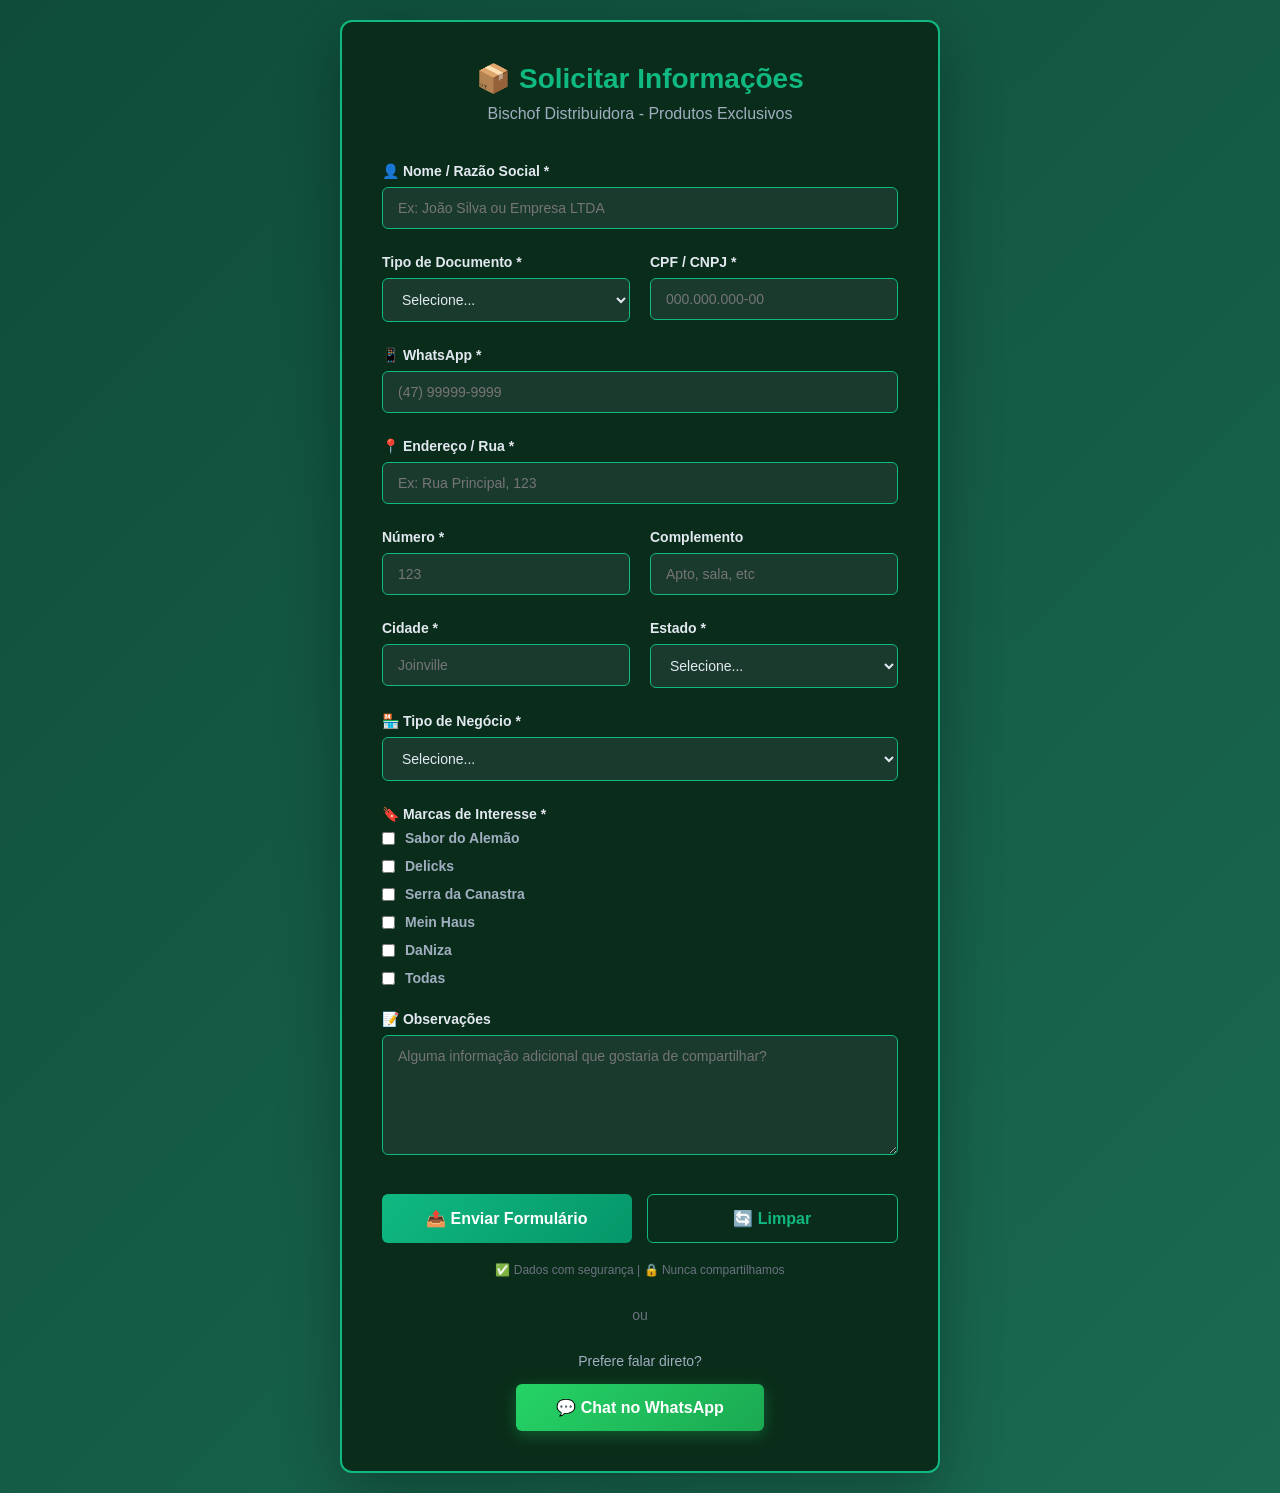
<file: formulario-bischof.html>
<!-- FORMULÁRIO BISCHOF - NETLIFY FORMS VERSION -->
<!-- Este arquivo substitui o formulario-bisch of-custom.html -->
<!-- Netlify vai interceptar e armazenar submissões automaticamente -->

<!DOCTYPE html>
<html lang="pt-BR">
<head>
    <meta charset="UTF-8">
    <meta name="viewport" content="width=device-width, initial-scale=1.0">
    
    <!-- 🔐 META TAGS DE SEGURANÇA -->
    <meta http-equiv="Content-Security-Policy" content="default-src 'self'; script-src 'self' 'unsafe-inline' https://cdn.jsdelivr.net https://cdnjs.cloudflare.com; style-src 'self' 'unsafe-inline' https://fonts.googleapis.com; img-src 'self' data: https:; font-src 'self' https://fonts.gstatic.com; connect-src 'self' https://formspree.io https://api.formspree.io; frame-src 'self'; base-uri 'self'; form-action 'self' https://formspree.io;">
    <meta name="referrer" content="strict-origin-when-cross-origin">
    
    <title>Formulário Bischof - Solicitar Informações</title>
    
    <style>
        * {
            margin: 0;
            padding: 0;
            box-sizing: border-box;
        }
        
        body {
            font-family: -apple-system, BlinkMacSystemFont, 'Segoe UI', Roboto, 'Helvetica Neue', Arial, sans-serif;
            background: linear-gradient(135deg, #0f4c3a 0%, #1a6a52 100%);
            min-height: 100vh;
            display: flex;
            align-items: center;
            justify-content: center;
            padding: 20px;
        }
        
        .container {
            background: #0a2c1a;
            border: 2px solid #10b981;
            border-radius: 12px;
            padding: 40px;
            max-width: 600px;
            width: 100%;
            box-shadow: 0 20px 60px rgba(0, 0, 0, 0.3);
        }
        
        .header {
            text-align: center;
            margin-bottom: 40px;
        }
        
        .header h1 {
            font-size: 28px;
            color: #10b981;
            margin-bottom: 10px;
        }
        
        .header p {
            color: #a0aec0;
            font-size: 16px;
        }
        
        .form-group {
            margin-bottom: 25px;
        }
        
        label {
            display: block;
            color: #e2e8f0;
            font-weight: 600;
            margin-bottom: 8px;
            font-size: 14px;
        }
        
        input, select, textarea {
            width: 100%;
            padding: 12px 15px;
            background: #1a3a2e;
            border: 1px solid #10b981;
            border-radius: 6px;
            color: #e2e8f0;
            font-family: inherit;
            font-size: 14px;
            transition: all 0.3s;
        }
        
        input:focus, select:focus, textarea:focus {
            outline: none;
            border-color: #059669;
            box-shadow: 0 0 0 3px rgba(16, 185, 129, 0.1);
            background: #245a4a;
        }
        
        textarea {
            resize: vertical;
            min-height: 120px;
        }
        
        .form-row {
            display: grid;
            grid-template-columns: 1fr 1fr;
            gap: 20px;
        }
        
        .form-group.full {
            grid-column: 1 / -1;
        }
        
        .checkbox-group {
            display: flex;
            flex-direction: column;
            gap: 12px;
        }
        
        .checkbox-item {
            display: flex;
            align-items: center;
        }
        
        .checkbox-item input[type="checkbox"] {
            width: auto;
            margin-right: 10px;
            cursor: pointer;
            accent-color: #10b981;
        }
        
        .checkbox-item label {
            margin: 0;
            cursor: pointer;
            color: #a0aec0;
        }
        
        .button-group {
            display: flex;
            gap: 15px;
            margin-top: 35px;
        }
        
        button {
            flex: 1;
            padding: 14px 24px;
            border: none;
            border-radius: 6px;
            font-size: 16px;
            font-weight: 700;
            cursor: pointer;
            transition: all 0.3s;
        }
        
        .btn-submit {
            background: linear-gradient(135deg, #10b981 0%, #059669 100%);
            color: white;
        }
        
        .btn-submit:hover {
            opacity: 0.9;
            transform: translateY(-2px);
            box-shadow: 0 10px 25px rgba(16, 185, 129, 0.3);
        }
        
        .btn-reset {
            background: transparent;
            color: #10b981;
            border: 1px solid #10b981;
        }
        
        .btn-reset:hover {
            background: rgba(16, 185, 129, 0.1);
        }
        
        .btn-whatsapp {
            display: inline-block;
            background: linear-gradient(135deg, #25D366 0%, #1BA952 100%);
            color: white;
            padding: 14px 40px;
            border-radius: 6px;
            font-size: 16px;
            font-weight: 700;
            text-decoration: none;
            transition: all 0.3s;
            border: none;
            cursor: pointer;
            box-shadow: 0 4px 15px rgba(37, 211, 102, 0.3);
        }
        
        .btn-whatsapp:hover {
            opacity: 0.9;
            transform: translateY(-2px);
            box-shadow: 0 10px 25px rgba(37, 211, 102, 0.4);
        }
        
        .security-note {
            text-align: center;
            color: #6b7280;
            font-size: 12px;
            margin-top: 20px;
        }
        
        .success-message {
            display: none;
            background: #065f46;
            border: 2px solid #10b981;
            color: #a7f3d0;
            padding: 20px;
            border-radius: 8px;
            margin-bottom: 20px;
            text-align: center;
            animation: slideDown 0.5s ease-out;
            font-weight: 600;
            font-size: 16px;
        }
        
        .success-message.show {
            display: block;
        }
        
        @keyframes slideDown {
            from {
                opacity: 0;
                transform: translateY(-20px);
            }
            to {
                opacity: 1;
                transform: translateY(0);
            }
        }
        
        .success-icon {
            font-size: 32px;
            margin-bottom: 10px;
            animation: pulse 0.6s ease-out;
        }
        
        @keyframes pulse {
            0% {
                transform: scale(0.8);
                opacity: 0;
            }
            50% {
                transform: scale(1.1);
            }
            100% {
                transform: scale(1);
                opacity: 1;
            }
        }
        
        @media (max-width: 600px) {
            .form-row {
                grid-template-columns: 1fr;
            }
            
            .button-group {
                flex-direction: column;
            }
            
            .container {
                padding: 25px;
            }
            
            .header h1 {
                font-size: 24px;
            }
        }
    </style>
</head>
<body>
    <div class="container">
        <div class="header">
            <h1>📦 Solicitar Informações</h1>
            <p>Bischof Distribuidora - Produtos Exclusivos</p>
        </div>
        
        <!-- ✅ FORMULÁRIO NETLIFY -->
        <form name="bischof-formulario" method="POST" netlify netlify-honeypot="bot-field">
            
            <!-- Honeypot anti-spam (oculto) -->
            <input type="hidden" name="bot-field">
            
            <!-- Sucesso message -->
            <div class="success-message" id="successMessage">
                <div class="success-icon">✅</div>
                <div>Formulário enviado com sucesso!</div>
                <div style="font-size: 14px; margin-top: 8px; opacity: 0.9;">
                    Entraremos em contato em breve. Obrigado! 🙏
                </div>
            </div>
            
            <!-- INFORMAÇÕES PESSOAIS -->
            <div class="form-group full">
                <label for="nome">👤 Nome / Razão Social *</label>
                <input 
                    type="text" 
                    name="nome" 
                    id="nome" 
                    required 
                    placeholder="Ex: João Silva ou Empresa LTDA"
                >
            </div>
            
            <div class="form-row">
                <div class="form-group">
                    <label for="tipo-doc">Tipo de Documento *</label>
                    <select name="tipo-documento" id="tipo-doc" required>
                        <option value="">Selecione...</option>
                        <option value="CPF">CPF</option>
                        <option value="CNPJ">CNPJ</option>
                    </select>
                </div>
                
                <div class="form-group">
                    <label for="cpf-cnpj">CPF / CNPJ *</label>
                    <input 
                        type="text" 
                        name="cpf-cnpj" 
                        id="cpf-cnpj" 
                        required 
                        placeholder="000.000.000-00"
                    >
                </div>
            </div>
            
            <div class="form-group full">
                <label for="whatsapp">📱 WhatsApp *</label>
                <input 
                    type="tel" 
                    name="whatsapp" 
                    id="whatsapp" 
                    required 
                    placeholder="(47) 99999-9999"
                >
            </div>
            
            <!-- LOCALIZAÇÃO -->
            <div class="form-group full">
                <label for="endereco">📍 Endereço / Rua *</label>
                <input 
                    type="text" 
                    name="endereco" 
                    id="endereco" 
                    required 
                    placeholder="Ex: Rua Principal, 123"
                >
            </div>
            
            <div class="form-row">
                <div class="form-group">
                    <label for="numero">Número *</label>
                    <input 
                        type="text" 
                        name="numero" 
                        id="numero" 
                        required 
                        placeholder="123"
                    >
                </div>
                
                <div class="form-group">
                    <label for="complemento">Complemento</label>
                    <input 
                        type="text" 
                        name="complemento" 
                        id="complemento" 
                        placeholder="Apto, sala, etc"
                    >
                </div>
            </div>
            
            <div class="form-row">
                <div class="form-group">
                    <label for="cidade">Cidade *</label>
                    <input 
                        type="text" 
                        name="cidade" 
                        id="cidade" 
                        required 
                        placeholder="Joinville"
                    >
                </div>
                
                <div class="form-group">
                    <label for="estado">Estado *</label>
                    <select name="estado" id="estado" required>
                        <option value="">Selecione...</option>
                        <option value="SC">SC (Santa Catarina)</option>
                        <option value="SP">SP (São Paulo)</option>
                        <option value="PR">PR (Paraná)</option>
                        <option value="RS">RS (Rio Grande do Sul)</option>
                        <option value="RJ">RJ (Rio de Janeiro)</option>
                        <option value="MG">MG (Minas Gerais)</option>
                        <option value="BA">BA (Bahia)</option>
                        <option value="PE">PE (Pernambuco)</option>
                        <option value="CE">CE (Ceará)</option>
                        <option value="DF">DF (Distrito Federal)</option>
                        <option value="Outro">Outro</option>
                    </select>
                </div>
            </div>
            
            <!-- NEGÓCIO -->
            <div class="form-group full">
                <label for="tipo-negocio">🏪 Tipo de Negócio *</label>
                <select name="tipo-negocio" id="tipo-negocio" required>
                    <option value="">Selecione...</option>
                    <option value="Restaurante">Restaurante</option>
                    <option value="Padaria">Padaria</option>
                    <option value="Confeitaria">Confeitaria</option>
                    <option value="Lanchonete">Lanchonete</option>
                    <option value="Bar">Bar</option>
                    <option value="Supermercado">Supermercado</option>
                    <option value="Distribuidora">Distribuidora</option>
                    <option value="Outro">Outro</option>
                </select>
            </div>
            
            <!-- MARCAS DE INTERESSE -->
            <div class="form-group full">
                <label>🔖 Marcas de Interesse *</label>
                <div class="checkbox-group">
                    <div class="checkbox-item">
                        <input type="checkbox" name="marcas" id="marca1" value="Sabor do Alemão">
                        <label for="marca1">Sabor do Alemão</label>
                    </div>
                    <div class="checkbox-item">
                        <input type="checkbox" name="marcas" id="marca2" value="Delicks">
                        <label for="marca2">Delicks</label>
                    </div>
                    <div class="checkbox-item">
                        <input type="checkbox" name="marcas" id="marca3" value="Serra da Canastra">
                        <label for="marca3">Serra da Canastra</label>
                    </div>
                    <div class="checkbox-item">
                        <input type="checkbox" name="marcas" id="marca4" value="Mein Haus">
                        <label for="marca4">Mein Haus</label>
                    </div>
                    <div class="checkbox-item">
                        <input type="checkbox" name="marcas" id="marca5" value="DaNiza">
                        <label for="marca5">DaNiza</label>
                    </div>
                    <div class="checkbox-item">
                        <input type="checkbox" name="marcas" id="marca6" value="Todas">
                        <label for="marca6">Todas</label>
                    </div>
                </div>
            </div>
            
            <!-- OBSERVAÇÕES -->
            <div class="form-group full">
                <label for="observacoes">📝 Observações</label>
                <textarea 
                    name="observacoes" 
                    id="observacoes" 
                    placeholder="Alguma informação adicional que gostaria de compartilhar?"
                ></textarea>
            </div>
            
            <!-- BOTÕES -->
            <div class="button-group">
                <button type="submit" class="btn-submit">📤 Enviar Formulário</button>
                <button type="reset" class="btn-reset">🔄 Limpar</button>
            </div>
            
            <!-- SEGURANÇA -->
            <div class="security-note">
                ✅ Dados com segurança | 🔒 Nunca compartilhamos
            </div>
        </form>
        
        <!-- SEPARADOR -->
        <div style="text-align: center; margin: 30px 0; color: #6b7280; font-size: 14px;">
            ou
        </div>
        
        <!-- BOTÃO WHATSAPP -->
        <div style="text-align: center;">
            <p style="color: #a0aec0; margin-bottom: 15px; font-size: 14px;">
                Prefere falar direto?
            </p>
            <a href= "https://api.whatsapp.com/send?phone=5547999743400&text=Ol%C3%A1!%20Estou%20interessado%20em%20revender%20produtos%20Bischof%20Distribuidora.%0A%0A%F0%9F%91%A4%20INFORMA%C3%87%C3%95ES%20PESSOAIS%3A%0ANome%2FRaz%C3%A3o%20Social%3A%20%0ACPF%2FCNPJ%3A%20%0ATelefone%3A%20%0A%0A%F0%9F%93%8D%20LOCALIZA%C3%87%C3%83O%3A%0ACidade%3A%20%0AEstado%20(SC%2FPR%2FSP)%3A%20%0A%0A%F0%9F%8F%AA%20NEG%C3%93CIO%3A%0ATipo%3A%20(Padaria%2FMercado%2FLanchonete%2Fetc)%0AProdutos%20de%20Interesse%3A%20%0A%0A%F0%9F%93%9D%20Observa%C3%A7%C3%B5es%3A%20%0A%0AObrigado!" 
               target="_blank" 
               class="btn-whatsapp">
                💬 Chat no WhatsApp
            </a>
        </div>
    </div>
    
    <script>
        // Capturar o submit do formulário
        const form = document.querySelector('form');
        const successMessage = document.getElementById('successMessage');
        
        form.addEventListener('submit', function(e) {
            // Não prevenir o comportamento padrão do Netlify
            // Mas preparar a mensagem de sucesso
            
            // Mostrar mensagem de sucesso após um pequeno delay
            setTimeout(() => {
                successMessage.classList.add('show');
                
                // Scroll para a mensagem
                successMessage.scrollIntoView({ behavior: 'smooth', block: 'nearest' });
                
                // Limpar formulário
                form.reset();
                
                // Esconder mensagem após 8 segundos
                setTimeout(() => {
                    successMessage.classList.remove('show');
                }, 8000);
            }, 500);
        });
        
        // Adicionar logging
        console.log('✅ Formulário pronto com Netlify Forms + Slack Integration');
    </script>
</body>
</html>
</file>
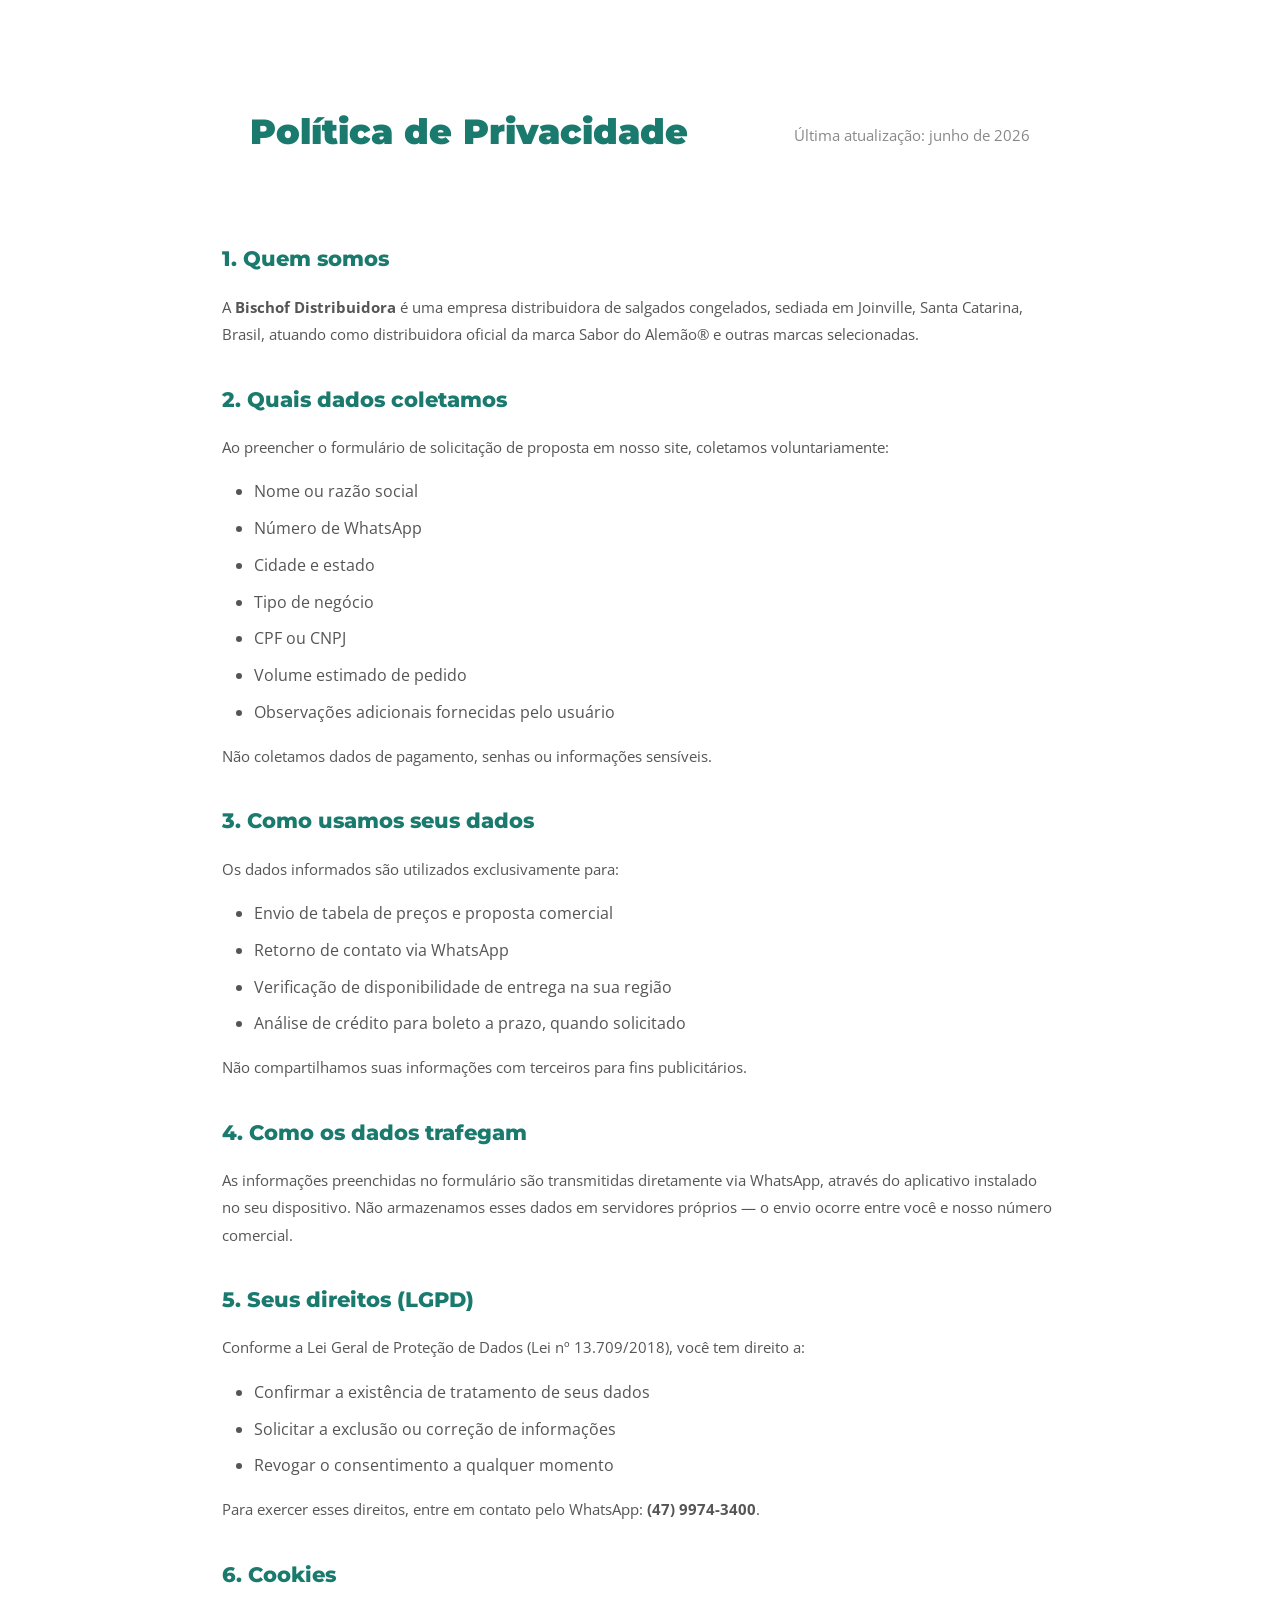
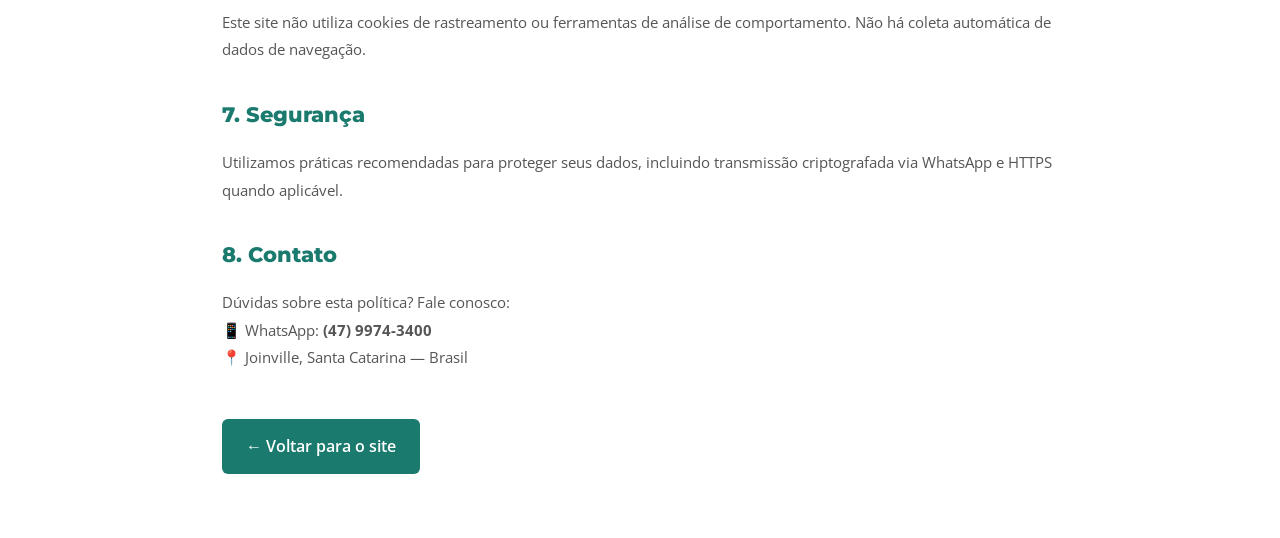
<file: privacidade.html>
<!DOCTYPE html>
<html lang="pt-BR">
<head>
    <meta charset="UTF-8">
    <meta name="viewport" content="width=device-width, initial-scale=1.0">
    <title>Política de Privacidade - Bischof Distribuidora</title>
    <link href="https://fonts.googleapis.com/css2?family=Montserrat:wght@400;600;700;800;900&family=Open+Sans:wght@400;500;600;700&display=swap" rel="stylesheet">
    <link rel="stylesheet" href="css/style.css">
    <style>
        .privacidade-page {
            background: #fff;
            color: #333;
            line-height: 1.8;
        }
        .privacidade-container {
            max-width: 900px;
            margin: 0 auto;
            padding: 80px 2rem 4rem;
        }
        .privacidade-header {
            text-align: center;
            margin-bottom: 3rem;
        }
        .privacidade-header h1 {
            font-family: 'Montserrat', sans-serif;
            font-size: 2.2rem;
            font-weight: 900;
            color: #1A7A6E;
            margin-bottom: 0.5rem;
        }
        .privacidade-header p {
            color: #888;
            font-size: 0.95rem;
        }
        .privacidade-content h2 {
            font-family: 'Montserrat', sans-serif;
            font-size: 1.3rem;
            font-weight: 800;
            color: #1A7A6E;
            margin-top: 2rem;
            margin-bottom: 1rem;
        }
        .privacidade-content p {
            margin-bottom: 1rem;
            color: #555;
            font-size: 0.95rem;
        }
        .privacidade-content ul {
            margin: 1rem 0 1rem 2rem;
            color: #555;
        }
        .privacidade-content li {
            margin-bottom: 0.5rem;
        }
        .voltar {
            display: inline-block;
            margin-top: 2rem;
            padding: 0.8rem 1.5rem;
            background: #1A7A6E;
            color: #fff;
            text-decoration: none;
            border-radius: 6px;
            font-weight: 600;
            transition: background 0.2s;
        }
        .voltar:hover {
            background: #0F5C52;
        }
    </style>
</head>
<body class="privacidade-page">
    <div class="privacidade-container">
        <div class="privacidade-header">
            <h1>Política de Privacidade</h1>
            <p>Última atualização: junho de 2026</p>
        </div>

        <div class="privacidade-content">
            <h2>1. Quem somos</h2>
            <p>A <strong>Bischof Distribuidora</strong> é uma empresa distribuidora de salgados congelados, sediada em Joinville, Santa Catarina, Brasil, atuando como distribuidora oficial da marca Sabor do Alemão® e outras marcas selecionadas.</p>

            <h2>2. Quais dados coletamos</h2>
            <p>Ao preencher o formulário de solicitação de proposta em nosso site, coletamos voluntariamente:</p>
            <ul>
                <li>Nome ou razão social</li>
                <li>Número de WhatsApp</li>
                <li>Cidade e estado</li>
                <li>Tipo de negócio</li>
                <li>CPF ou CNPJ</li>
                <li>Volume estimado de pedido</li>
                <li>Observações adicionais fornecidas pelo usuário</li>
            </ul>
            <p>Não coletamos dados de pagamento, senhas ou informações sensíveis.</p>

            <h2>3. Como usamos seus dados</h2>
            <p>Os dados informados são utilizados exclusivamente para:</p>
            <ul>
                <li>Envio de tabela de preços e proposta comercial</li>
                <li>Retorno de contato via WhatsApp</li>
                <li>Verificação de disponibilidade de entrega na sua região</li>
                <li>Análise de crédito para boleto a prazo, quando solicitado</li>
            </ul>
            <p>Não compartilhamos suas informações com terceiros para fins publicitários.</p>

            <h2>4. Como os dados trafegam</h2>
            <p>As informações preenchidas no formulário são transmitidas diretamente via WhatsApp, através do aplicativo instalado no seu dispositivo. Não armazenamos esses dados em servidores próprios — o envio ocorre entre você e nosso número comercial.</p>

            <h2>5. Seus direitos (LGPD)</h2>
            <p>Conforme a Lei Geral de Proteção de Dados (Lei nº 13.709/2018), você tem direito a:</p>
            <ul>
                <li>Confirmar a existência de tratamento de seus dados</li>
                <li>Solicitar a exclusão ou correção de informações</li>
                <li>Revogar o consentimento a qualquer momento</li>
            </ul>
            <p>Para exercer esses direitos, entre em contato pelo WhatsApp: <strong>(47) 9974-3400</strong>.</p>

            <h2>6. Cookies</h2>
            <p>Este site não utiliza cookies de rastreamento ou ferramentas de análise de comportamento. Não há coleta automática de dados de navegação.</p>

            <h2>7. Segurança</h2>
            <p>Utilizamos práticas recomendadas para proteger seus dados, incluindo transmissão criptografada via WhatsApp e HTTPS quando aplicável.</p>

            <h2>8. Contato</h2>
            <p>Dúvidas sobre esta política? Fale conosco:<br>
            📱 WhatsApp: <strong>(47) 9974-3400</strong><br>
            📍 Joinville, Santa Catarina — Brasil</p>

            <a href="index.html" class="voltar">← Voltar para o site</a>
        </div>
    </div>
</body>
</html>
</file>
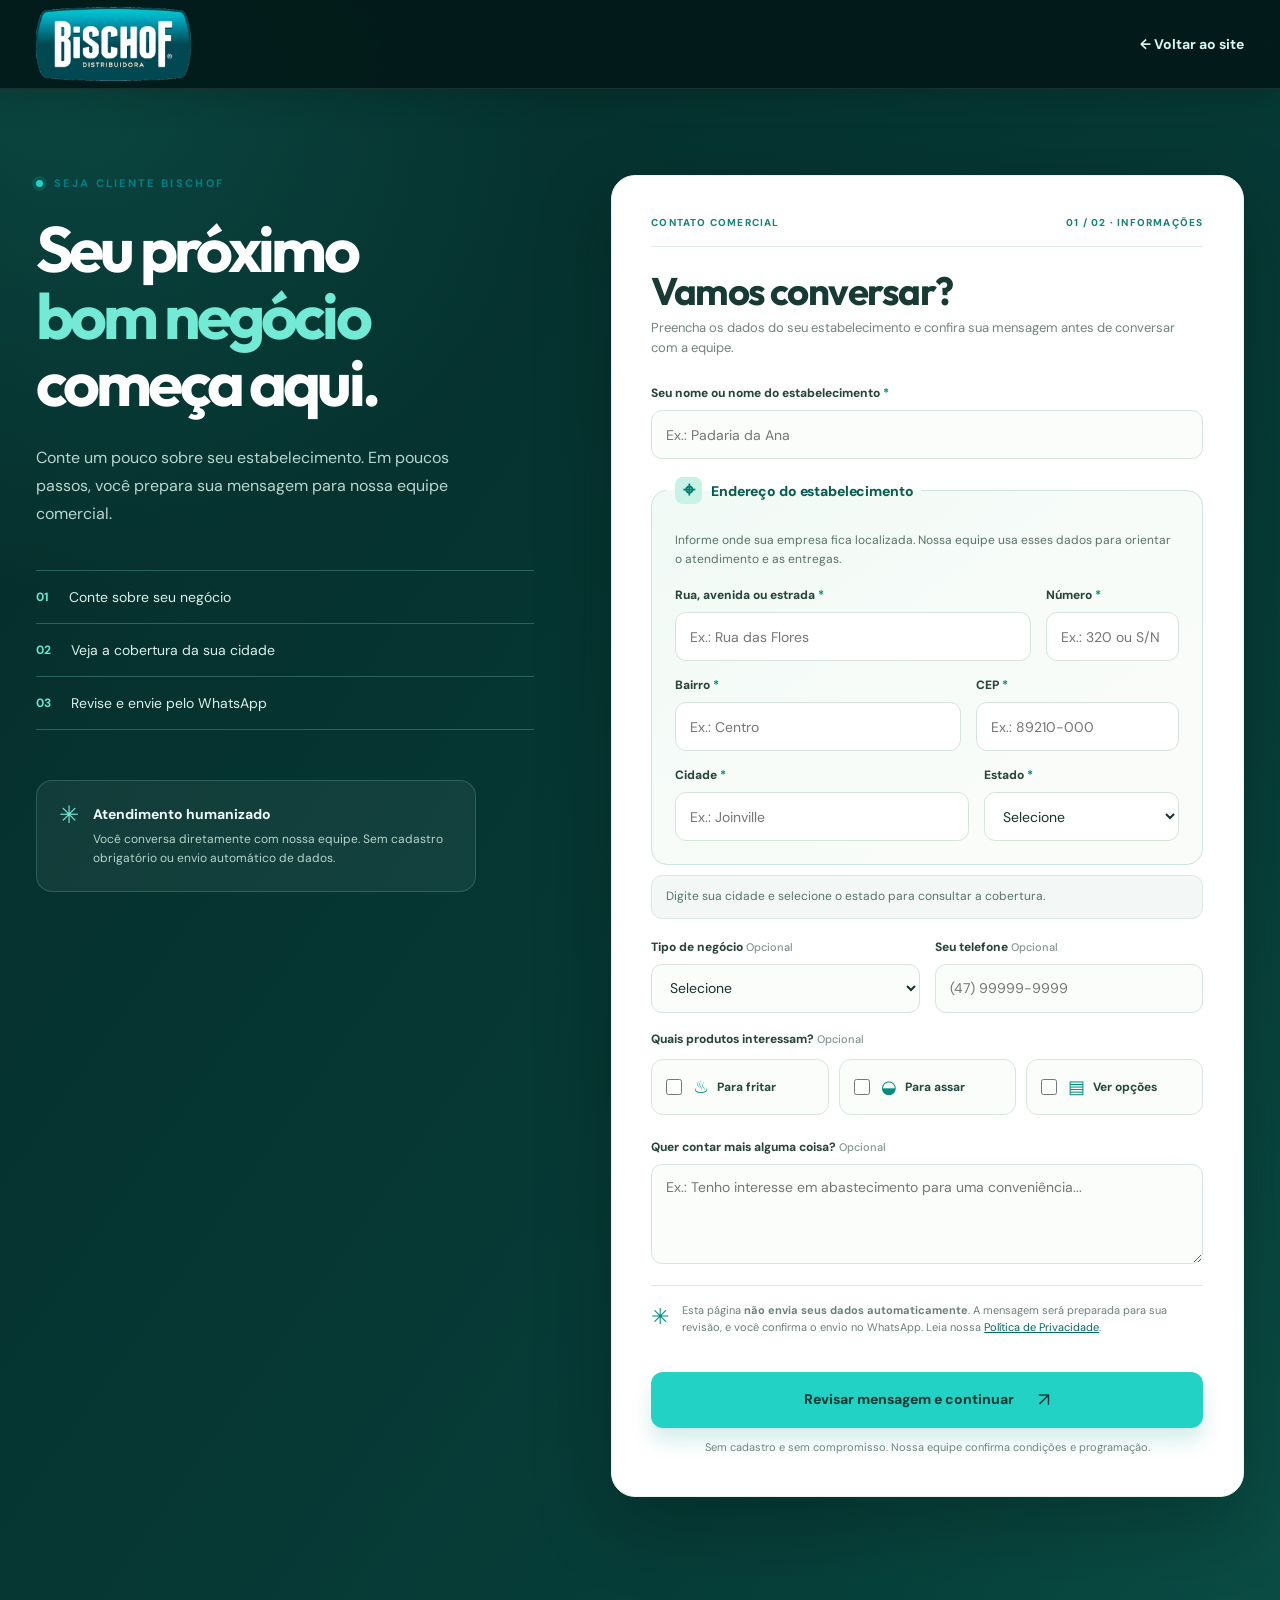
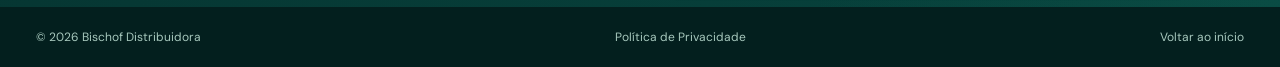
<file: site-v2/formulario-bischof.html>
<!doctype html>
<html lang="pt-BR">
<head>
<meta charset="utf-8"><meta name="viewport" content="width=device-width, initial-scale=1"><meta name="theme-color" content="#062e2e">
<title>Seja cliente | Bischof Distribuidora</title><meta name="description" content="Solicite atendimento comercial da Bischof Distribuidora. Consulte sua cidade, escolha as linhas de salgados e converse pelo WhatsApp.">
<link rel="icon" type="image/webp" href="img/logo-bischof-oficial.webp">
<link rel="preconnect" href="https://fonts.googleapis.com"><link rel="preconnect" href="https://fonts.gstatic.com" crossorigin><link href="https://fonts.googleapis.com/css2?family=DM+Sans:wght@400;500;600;700&family=Outfit:wght@500;600;700;800&display=swap" rel="stylesheet"><link rel="stylesheet" href="css/site-v2.css"><link rel="stylesheet" href="css/formulario-v2.css"><script type="module" src="js/site-v2.mjs"></script>
  <meta name="robots" content="noindex,nofollow,noarchive">
</head>
<body>
<header class="site-header is-scrolled"><div class="container nav-wrap"><a class="brand-home" href="index.html#inicio"><img src="img/logo-bischof-oficial.webp" alt="Bischof Distribuidora" width="177" height="86"></a><a class="back-site" href="index.html">← Voltar ao site</a></div></header>
<main class="form-main"><div class="container form-layout">
<aside class="form-aside" aria-label="Sobre o atendimento comercial"><p class="section-kicker"><span class="kicker-dot"></span> SEJA CLIENTE BISCHOF</p><h1>Seu próximo<br><span>bom negócio</span><br>começa aqui.</h1><p>Conte um pouco sobre seu estabelecimento. Em poucos passos, você prepara sua mensagem para nossa equipe comercial.</p>
<div class="form-points" aria-label="Como funciona"><div><strong>01</strong><span>Conte sobre seu negócio</span></div><div><strong>02</strong><span>Veja a cobertura da sua cidade</span></div><div><strong>03</strong><span>Revise e envie pelo WhatsApp</span></div></div>
<div class="form-aside-foot"><span class="online-icon" aria-hidden="true">✳</span><div><strong>Atendimento humanizado</strong><p>Você conversa diretamente com nossa equipe. Sem cadastro obrigatório ou envio automático de dados.</p></div></div></aside>
<section class="lead-card" aria-label="Formulário comercial"><div class="lead-header"><span>CONTATO COMERCIAL</span><span>01 / 02 · INFORMAÇÕES</span></div><h2>Vamos conversar?</h2><p class="lead-subtitle">Preencha os dados do seu estabelecimento e confira sua mensagem antes de conversar com a equipe.</p>
<form data-lead-form id="leadForm">
<div class="lead-field"><label for="nome">Seu nome ou nome do estabelecimento <span aria-hidden="true">*</span></label><input id="nome" name="nome" autocomplete="organization" placeholder="Ex.: Padaria da Ana" required maxlength="110"></div>
<fieldset class="address-card" data-address-section aria-describedby="address-hint">
<legend><span class="address-icon" aria-hidden="true">⌖</span> Endereço do estabelecimento</legend>
<p class="address-hint" id="address-hint">Informe onde sua empresa fica localizada. Nossa equipe usa esses dados para orientar o atendimento e as entregas.</p>
<div class="lead-field-row address-street-row">
<div class="lead-field"><label for="logradouro">Rua, avenida ou estrada <span aria-hidden="true">*</span></label><input id="logradouro" name="logradouro" autocomplete="street-address" placeholder="Ex.: Rua das Flores" required maxlength="120"></div>
<div class="lead-field"><label for="numero">Número <span aria-hidden="true">*</span></label><input id="numero" name="numero" autocomplete="address-line2" placeholder="Ex.: 320 ou S/N" required maxlength="18"></div>
</div>
<div class="lead-field-row address-neighborhood-row">
<div class="lead-field"><label for="bairro">Bairro <span aria-hidden="true">*</span></label><input id="bairro" name="bairro" placeholder="Ex.: Centro" required maxlength="90"></div>
<div class="lead-field"><label for="cep">CEP <span aria-hidden="true">*</span></label><input id="cep" name="cep" type="text" inputmode="numeric" autocomplete="postal-code" placeholder="Ex.: 89210-000" required maxlength="9" pattern="[0-9]{5}-?[0-9]{3}" title="Digite os 8 números do CEP (ex.: 89210-000)."></div>
</div>
<div class="lead-field-row address-city-row"><div class="lead-field"><label for="cidade">Cidade <span aria-hidden="true">*</span></label><input id="cidade" name="cidade" autocomplete="address-level2" placeholder="Ex.: Joinville" list="cidadesCobertura" required maxlength="80"><datalist id="cidadesCobertura"></datalist></div>
<div class="lead-field"><label for="estado">Estado <span aria-hidden="true">*</span></label><select id="estado" name="estado" autocomplete="address-level1" required><option value="">Selecione</option><option value="SC">Santa Catarina</option><option value="PR">Paraná</option><option value="SP">São Paulo</option><option value="Outro">Outra região</option></select></div></div>
</fieldset>
<p class="lead-coverage-notice" data-lead-coverage data-status="empty" role="status" aria-live="polite">Digite sua cidade e selecione o estado para consultar a cobertura.</p>
<div class="lead-field-row"><div class="lead-field"><label for="negocio">Tipo de negócio <small>Opcional</small></label><select id="negocio" name="negocio"><option value="">Selecione</option><option value="Padaria">Padaria</option><option value="Lanchonete">Lanchonete</option><option value="Mercado">Mercado</option><option value="Conveniência">Conveniência</option><option value="Restaurante">Restaurante</option><option value="Revenda/Distribuição">Revenda/Distribuição</option><option value="Outro">Outro</option></select></div>
<div class="lead-field"><label for="whatsapp">Seu telefone <small>Opcional</small></label><input id="whatsapp" name="whatsapp" type="tel" inputmode="tel" autocomplete="tel" placeholder="(47) 99999-9999" pattern="[0-9()+ .-]{10,20}" maxlength="20"></div></div>
<fieldset class="interest-group"><legend>Quais produtos interessam? <small>Opcional</small></legend><div class="interest-options"><label class="interest-option"><input type="checkbox" name="interesse" value="Para fritar"><span aria-hidden="true" class="interest-symbol">♨</span><span>Para fritar</span></label><label class="interest-option"><input type="checkbox" name="interesse" value="Para assar"><span aria-hidden="true" class="interest-symbol">◒</span><span>Para assar</span></label><label class="interest-option"><input type="checkbox" name="interesse" value="Quero conhecer o catálogo"><span aria-hidden="true" class="interest-symbol">▤</span><span>Ver opções</span></label></div></fieldset>
<div class="lead-field"><label for="mensagem">Quer contar mais alguma coisa? <small>Opcional</small></label><textarea id="mensagem" name="mensagem" rows="3" maxlength="650" placeholder="Ex.: Tenho interesse em abastecimento para uma conveniência..."></textarea></div>
<div class="lead-consent"><span aria-hidden="true">✳</span><p>Esta página <strong>não envia seus dados automaticamente</strong>. A mensagem será preparada para sua revisão, e você confirma o envio no WhatsApp. Leia nossa <a href="privacidade.html">Política de Privacidade</a>.</p></div>
<button type="submit" class="btn btn-primary lead-submit">Revisar mensagem e continuar <span aria-hidden="true">↗</span></button><p class="lead-submit-caption">Sem cadastro e sem compromisso. Nossa equipe confirma condições e programação.</p>
</form>
<section class="lead-result" data-lead-result hidden aria-live="polite"><span class="result-eyebrow">02 / 02 — ÚLTIMO PASSO</span><h3>Está tudo certo?</h3><p class="lead-result-desc">Confira sua mensagem antes de abrir a conversa.</p><pre data-message-preview tabindex="0"></pre><div class="lead-result-actions"><a data-whatsapp-link class="btn btn-primary" href="https://wa.me/5547999743400" target="_blank" rel="noopener noreferrer">Continuar no WhatsApp ↗</a><button type="button" data-copy-message class="copy-message">Copiar texto</button><button type="button" data-edit-lead class="copy-message">Editar dados</button></div><p class="result-clarify"><strong>Confirme o envio no WhatsApp. O contato só será recebido após você enviar a mensagem dentro da conversa.</strong></p><p class="copy-status" data-copy-status aria-live="polite"></p></section>
<noscript><p class="nojs">Para preparar uma mensagem personalizada, ative o JavaScript. Ou <a href="https://wa.me/5547999743400">converse diretamente com a Bischof pelo WhatsApp</a>.</p></noscript>
</section></div></main>
<footer class="minimal-footer"><div class="container"><span>© 2026 Bischof Distribuidora</span><a href="privacidade.html">Política de Privacidade</a><a href="index.html">Voltar ao início</a></div></footer>
</body></html>
</file>
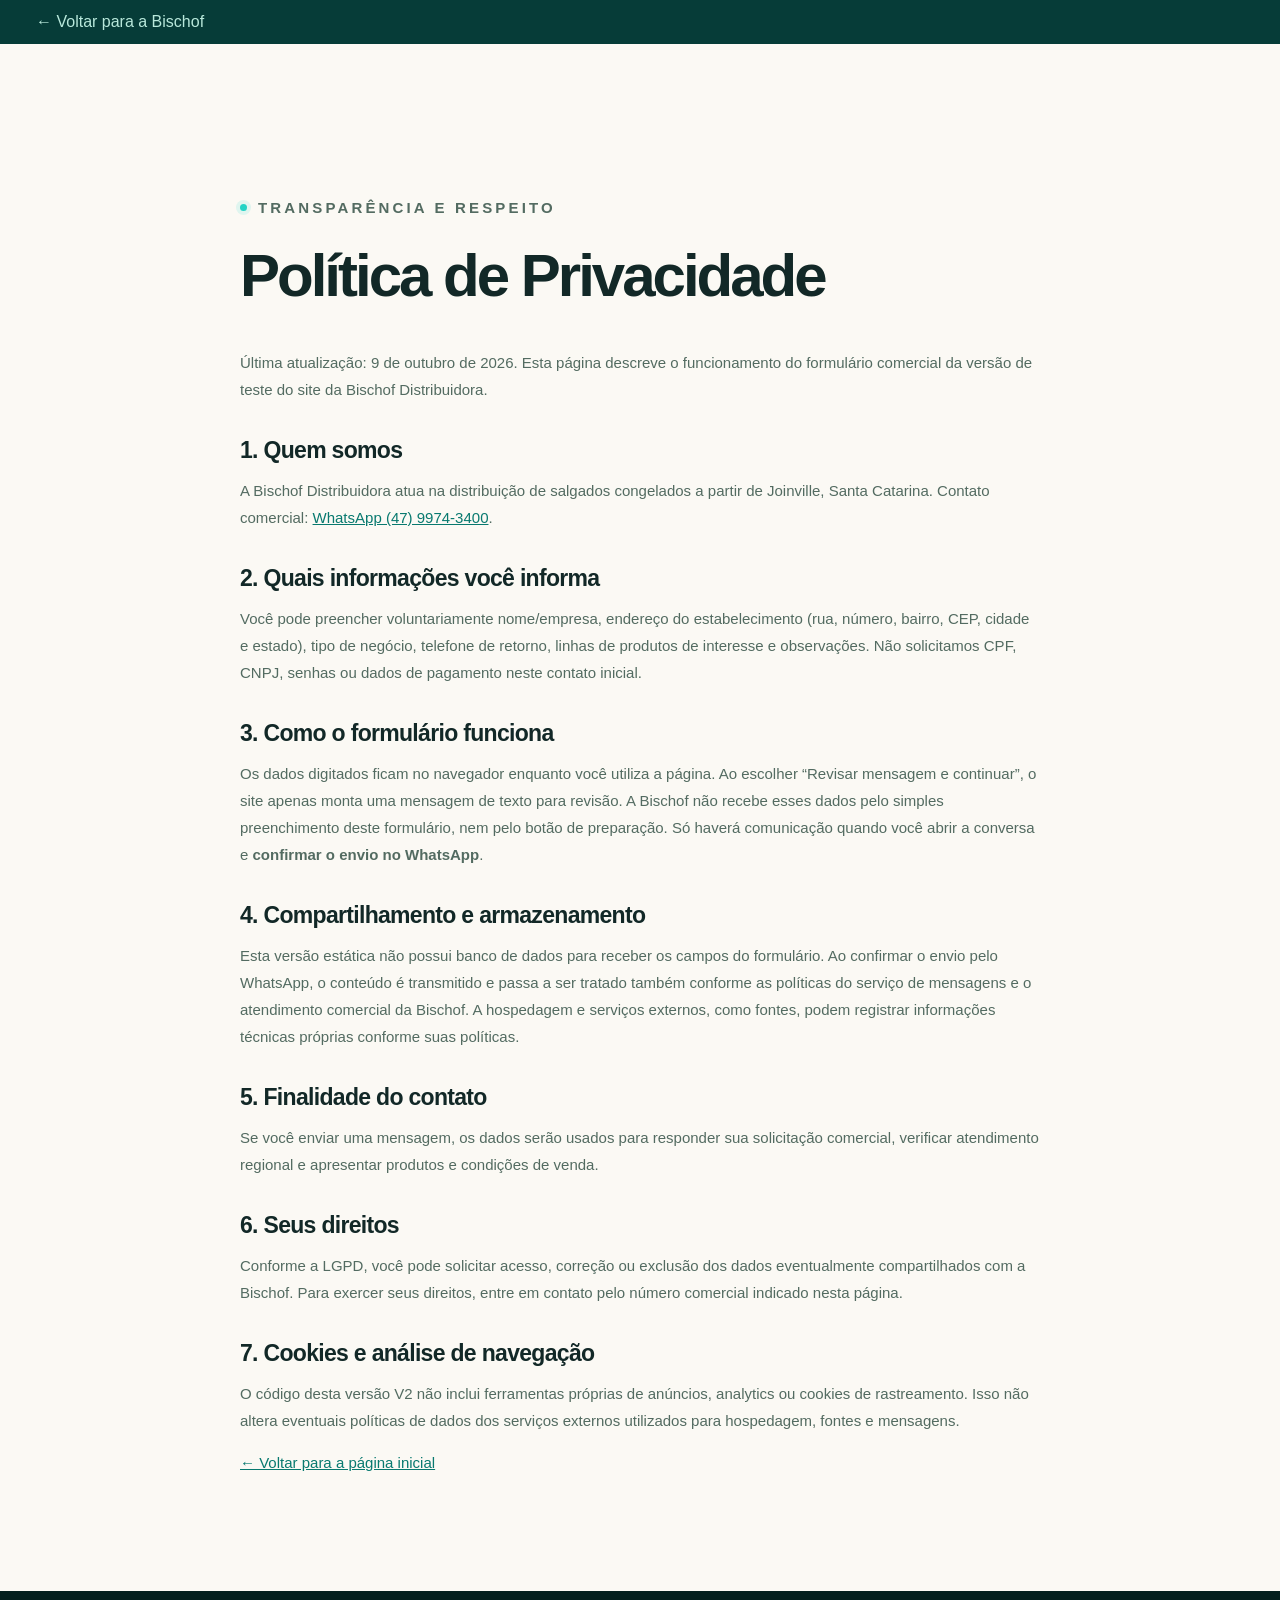
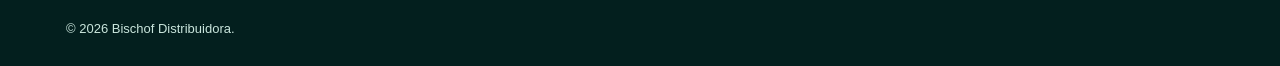
<file: site-v2/privacidade.html>
<!doctype html><html lang="pt-BR"><head><meta charset="utf-8"><meta name="viewport" content="width=device-width,initial-scale=1"><meta name="theme-color" content="#062e2e"><title>Política de Privacidade | Bischof Distribuidora</title><meta name="description" content="Saiba como a Bischof Distribuidora trata os dados fornecidos voluntariamente no site."><link rel="icon" type="image/webp" href="img/logo-bischof-oficial.webp"><link rel="stylesheet" href="css/site-v2.css"><style>.privacy-main{padding:150px 0 100px;background:#fbf9f4}.privacy-inner{max-width:800px}.privacy-inner h1{font-size:clamp(38px,5vw,60px);line-height:1.1;letter-spacing:-.05em}.privacy-inner h2{margin:34px 0 13px;font-size:23px;letter-spacing:-.03em}.privacy-inner p,.privacy-inner li{line-height:1.8;color:#536b61;font-size:15px}.privacy-inner a{text-decoration:underline;color:#08796f}.privacy-head{background:#063c38;color:#b8e8db;padding:13px 0}.privacy-head a{color:#b8e8db;display:inline-block}.privacy-footer{background:#031f1e;padding:30px;color:#c9e5dc;font-size:13px}</style>  <meta name="robots" content="noindex,nofollow,noarchive">
</head><body><div class="privacy-head"><div class="container"><a href="index.html">← Voltar para a Bischof</a></div></div><main class="privacy-main"><div class="container privacy-inner"><p class="section-kicker"><span class="kicker-dot"></span> TRANSPARÊNCIA E RESPEITO</p><h1>Política de Privacidade</h1><p>Última atualização: 9 de outubro de 2026. Esta página descreve o funcionamento do formulário comercial da versão de teste do site da Bischof Distribuidora.</p><h2>1. Quem somos</h2><p>A Bischof Distribuidora atua na distribuição de salgados congelados a partir de Joinville, Santa Catarina. Contato comercial: <a href="https://wa.me/5547999743400">WhatsApp (47) 9974-3400</a>.</p><h2>2. Quais informações você informa</h2><p>Você pode preencher voluntariamente nome/empresa, endereço do estabelecimento (rua, número, bairro, CEP, cidade e estado), tipo de negócio, telefone de retorno, linhas de produtos de interesse e observações. Não solicitamos CPF, CNPJ, senhas ou dados de pagamento neste contato inicial.</p><h2>3. Como o formulário funciona</h2><p>Os dados digitados ficam no navegador enquanto você utiliza a página. Ao escolher “Revisar mensagem e continuar”, o site apenas monta uma mensagem de texto para revisão. A Bischof não recebe esses dados pelo simples preenchimento deste formulário, nem pelo botão de preparação. Só haverá comunicação quando você abrir a conversa e <strong>confirmar o envio no WhatsApp</strong>.</p><h2>4. Compartilhamento e armazenamento</h2><p>Esta versão estática não possui banco de dados para receber os campos do formulário. Ao confirmar o envio pelo WhatsApp, o conteúdo é transmitido e passa a ser tratado também conforme as políticas do serviço de mensagens e o atendimento comercial da Bischof. A hospedagem e serviços externos, como fontes, podem registrar informações técnicas próprias conforme suas políticas.</p><h2>5. Finalidade do contato</h2><p>Se você enviar uma mensagem, os dados serão usados para responder sua solicitação comercial, verificar atendimento regional e apresentar produtos e condições de venda.</p><h2>6. Seus direitos</h2><p>Conforme a LGPD, você pode solicitar acesso, correção ou exclusão dos dados eventualmente compartilhados com a Bischof. Para exercer seus direitos, entre em contato pelo número comercial indicado nesta página.</p><h2>7. Cookies e análise de navegação</h2><p>O código desta versão V2 não inclui ferramentas próprias de anúncios, analytics ou cookies de rastreamento. Isso não altera eventuais políticas de dados dos serviços externos utilizados para hospedagem, fontes e mensagens.</p><p><a href="index.html">← Voltar para a página inicial</a></p></div></main><footer class="privacy-footer"><div class="container">© 2026 Bischof Distribuidora.</div></footer></body></html>
</file>
<file: css/style.css>
*, *::before, *::after { box-sizing: border-box; margin: 0; padding: 0; }
  :root {
    --bischof: #1A7A6E; --bischof-escuro: #0F5C52; --bischof-claro: #25A090;
    --bischof-muito-escuro: #082E28; --bischof-light: #E5F5F3;
    --alemao: #C8181E; --alemao-escuro: #9E1015;
    --creme: #FDF8F3; --branco: #fff; --cinza-claro: #F5F2EE;
  }
  html { scroll-behavior: smooth; }
  body { font-family: 'Open Sans', sans-serif; background: var(--creme); color: #444; overflow-x: hidden; }

  nav { position: fixed; top: 0; left: 0; right: 0; z-index: 100; background: var(--bischof-muito-escuro); display: flex; align-items: center; justify-content: space-between; padding: 0 1.5rem; height: 60px; box-shadow: 0 2px 12px rgba(0,0,0,0.25); }
  .nav-logo-area { display: flex; flex-direction: column; line-height: 1.1; }
  .nav-marca { font-family: 'Montserrat', sans-serif; font-size: 0.52rem; font-weight: 600; color: rgba(255,255,255,0.45); letter-spacing: 0.15em; text-transform: uppercase; }
  .nav-nome { font-family: 'Montserrat', sans-serif; font-size: 1.1rem; font-weight: 900; color: #fff; }
  .nav-nome span { color: #6ECCC2; }
  .nav-links { display: flex; gap: 1.5rem; align-items: center; }
  .nav-links a { color: rgba(255,255,255,0.75); font-size: 0.78rem; font-weight: 500; text-decoration: none; letter-spacing: 0.06em; text-transform: uppercase; transition: color 0.2s; }
  .nav-links a:hover { color: #fff; }
  .nav-cta { background: var(--bischof) !important; color: #fff !important; padding: 0.4rem 1rem; border-radius: 4px; }
  .hamburger { display: none; flex-direction: column; gap: 5px; cursor: pointer; padding: 4px; background: none; border: none; }
  .hamburger span { display: block; width: 24px; height: 2px; background: #fff; border-radius: 2px; transition: all 0.3s; }
  .hamburger.open span:nth-child(1) { transform: translateY(7px) rotate(45deg); }
  .hamburger.open span:nth-child(2) { opacity: 0; }
  .hamburger.open span:nth-child(3) { transform: translateY(-7px) rotate(-45deg); }
  .mobile-menu { display: none; position: fixed; top: 60px; left: 0; right: 0; z-index: 99; background: var(--bischof-muito-escuro); flex-direction: column; padding: 1rem 1.5rem 1.5rem; border-top: 1px solid rgba(255,255,255,0.08); box-shadow: 0 8px 24px rgba(0,0,0,0.3); }
  .mobile-menu.open { display: flex; }
  .mobile-menu a { color: rgba(255,255,255,0.8); font-size: 1rem; font-weight: 600; text-decoration: none; padding: 0.9rem 0; border-bottom: 1px solid rgba(255,255,255,0.07); letter-spacing: 0.05em; }
  .mobile-menu a:last-child { border-bottom: none; }
  .mobile-menu .m-cta { margin-top: 0.8rem; background: var(--bischof-claro); color: #fff !important; text-align: center; padding: 0.9rem; border-radius: 6px; font-weight: 700 !important; }

  .hero { min-height: 100vh; background: var(--bischof-escuro); display: flex; flex-direction: column; align-items: center; justify-content: center; padding: 7rem 1.5rem 4rem; position: relative; overflow: hidden; text-align: center; }
  .hero-pattern { position: absolute; inset: 0; opacity: 0.05; background-image: repeating-linear-gradient(45deg, #fff 0, #fff 1px, transparent 0, transparent 50%); background-size: 20px 20px; }
  .hero-content { position: relative; z-index: 2; max-width: 500px; width: 100%; }
  .hero-badge { display: inline-flex; align-items: center; gap: 0.4rem; background: rgba(255,255,255,0.1); color: #fff; font-size: 0.68rem; font-weight: 600; letter-spacing: 0.12em; text-transform: uppercase; padding: 0.35rem 0.9rem; border-radius: 3px; margin-bottom: 1.2rem; border: 1px solid rgba(255,255,255,0.18); }
  .hero-sub-marca { display: block; color: #6ECCC2; font-size: 0.72rem; font-weight: 700; letter-spacing: 0.18em; text-transform: uppercase; margin-bottom: 0.5rem; }
  .hero h1 { font-family: 'Montserrat', sans-serif; font-size: clamp(1.9rem, 7vw, 2.8rem); font-weight: 900; color: #fff; line-height: 1.15; margin-bottom: 1rem; }
  .hero-sub { font-size: 0.9rem; color: rgba(255,255,255,0.65); line-height: 1.85; margin-bottom: 2rem; }
  .hero-sub strong { color: #fff; }
  .hero-btns { display: flex; flex-direction: column; gap: 0.8rem; }
  .btn-bischof { background: var(--bischof-claro); color: #fff; padding: 1rem; border-radius: 6px; font-size: 0.95rem; font-weight: 700; text-decoration: none; font-family: 'Montserrat', sans-serif; display: block; }
  .btn-bischof:hover { background: var(--bischof); }
  .btn-outline-light { border: 2px solid rgba(255,255,255,0.35); color: #fff; padding: 1rem; border-radius: 6px; font-size: 0.95rem; font-weight: 600; text-decoration: none; font-family: 'Montserrat', sans-serif; display: block; }
  .hero-cards { display: flex; gap: 0.8rem; margin-top: 2rem; flex-wrap: wrap; justify-content: center; }
  .hero-card { background: rgba(255,255,255,0.07); border: 1px solid rgba(255,255,255,0.1); border-radius: 8px; padding: 0.9rem 1.2rem; text-align: center; flex: 1; min-width: 100px; height: auto; }
  .hero-card-icon { font-size: 1.4rem; display: block; margin-bottom: 0.3rem; }
  .hero-card-label { font-size: 0.6rem; color: rgba(255,255,255,0.4); text-transform: uppercase; letter-spacing: 0.08em; display: block; }
  .hero-card-val { font-family: 'Montserrat', sans-serif; font-size: 0.75rem; font-weight: 800; color: #fff; display: block; margin-top: 0.15rem; }
  .hero-left { width: 100%; display: flex; padding: 7rem 1.5rem 4rem; min-height: 100vh; align-items: center; justify-content: center; }
  .hero-right-desktop { display: none !important; visibility: hidden !important; }

  .sobre { background: var(--branco); padding: 4rem 1.5rem; }
  .sobre-visual { border-radius: 8px; background: linear-gradient(135deg, var(--bischof-escuro), var(--bischof)); padding: 2.5rem; text-align: center; margin-bottom: 2rem; }
  .sobre-emoji { font-size: 3.5rem; display: block; margin-bottom: 0.8rem; }
  .sobre-visual-title { font-family: 'Montserrat', sans-serif; font-weight: 900; font-size: 1.1rem; color: #fff; }
  .sobre-visual-sub { font-size: 0.75rem; color: rgba(255,255,255,0.5); margin-top: 0.3rem; }
  .sobre-tag-pill { display: inline-block; margin-top: 1rem; background: rgba(255,255,255,0.15); color: #fff; font-size: 0.68rem; font-weight: 700; padding: 0.4rem 1rem; border-radius: 3px; letter-spacing: 0.08em; text-transform: uppercase; border: 1px solid rgba(255,255,255,0.2); }
  .section-tag-bischof { font-size: 0.66rem; font-weight: 700; letter-spacing: 0.16em; text-transform: uppercase; color: #fff; margin-bottom: 0.6rem; display: block; }
  .sobre h2 { font-family: 'Montserrat', sans-serif; font-size: 1.6rem; font-weight: 900; margin-bottom: 1rem; line-height: 1.2; color: #222; }
  .sobre p { color: #666; line-height: 1.85; margin-bottom: 0.9rem; font-size: 0.92rem; }
  .diferenciais { margin-top: 1.2rem; display: flex; flex-direction: column; gap: 0.65rem; }
  .diferencial { display: flex; align-items: center; gap: 0.75rem; font-size: 0.87rem; color: #333; font-weight: 500; }
  .dif-check { width: 20px; height: 20px; min-width: 20px; background: var(--bischof); border-radius: 50%; display: flex; align-items: center; justify-content: center; color: #fff; font-size: 0.62rem; font-weight: 900; }

  .faixa-comercial { background: var(--bischof-muito-escuro); padding: 2.5rem 1.5rem; }
  .faixa-comercial-grid { display: grid; grid-template-columns: 1fr; gap: 1rem; }
  .faixa-item { background: rgba(255,255,255,0.05); border: 1px solid rgba(255,255,255,0.1); border-radius: 8px; padding: 1.2rem 1.5rem; display: flex; align-items: flex-start; gap: 1rem; }
  .faixa-icon { font-size: 1.6rem; flex-shrink: 0; }
  .faixa-titulo { font-family: 'Montserrat', sans-serif; font-size: 0.72rem; font-weight: 700; color: #6ECCC2; text-transform: uppercase; letter-spacing: 0.1em; margin-bottom: 0.25rem; }
  .faixa-valor { font-family: 'Montserrat', sans-serif; font-size: 1rem; font-weight: 900; color: #fff; margin-bottom: 0.2rem; }
  .faixa-obs { font-size: 0.75rem; color: rgba(255,255,255,0.45); line-height: 1.5; }

  /* MARCAS */
  .marcas { background: #f5f5f5; padding: 4rem 1.5rem; }
  .section-header { text-align: center; margin-bottom: 2.5rem; }
  .section-header h2 { font-family: 'Montserrat', sans-serif; font-size: 1.8rem; font-weight: 900; color: #222; margin-bottom: 0.6rem; }
  .section-header p { color: #888; font-size: 0.9rem; }
  .section-tag-verde { font-size: 0.66rem; font-weight: 700; letter-spacing: 0.16em; text-transform: uppercase; color: var(--bischof); margin-bottom: 0.6rem; display: block; }

  .marca-destaque {
    background: linear-gradient(135deg, var(--alemao-escuro), var(--alemao));
    border-radius: 12px; padding: 2rem; text-align: center;
    margin-bottom: 1.5rem; overflow: hidden; position: relative;
    border: 2px solid rgba(255,255,255,0.15);
    box-shadow: 0 8px 32px rgba(0,0,0,0.3);
  }
  .marca-destaque::before { content:''; position:absolute; top:-40px; right:-40px; width:160px; height:160px; border-radius:50%; background:rgba(255,255,255,0.05); }
  .destaque-badge { display: inline-block; background: rgba(255,255,255,0.18); color: #fff; font-size: 0.65rem; font-weight: 700; letter-spacing: 0.14em; text-transform: uppercase; padding: 0.3rem 0.9rem; border-radius: 3px; margin-bottom: 1rem; border: 1px solid rgba(255,255,255,0.25); }
  .marca-destaque img { height: 130px; object-fit: contain; display: block; margin: 0 auto 0.5rem; }
  .marca-destaque-desc { font-size: 0.83rem; color: rgba(255,255,255,0.75); line-height: 1.6; margin-top: 0.5rem; }

  .marcas-grid { display: grid; grid-template-columns: 1fr 1fr; gap: 1rem; }
  .marca-card { background: #fff; border-radius: 10px; padding: 1.3rem 1rem; text-align: center; border: 1px solid #e0e0e0; transition: transform 0.2s, box-shadow 0.2s; display: flex; flex-direction: column; align-items: center; justify-content: center; gap: 0.6rem; min-height: 110px; box-shadow: 0 2px 8px rgba(0,0,0,0.06); }
  .marca-card:hover { transform: translateY(-3px); box-shadow: 0 8px 24px rgba(0,0,0,0.12); }
  .marca-card img { max-height: 68px; max-width: 90%; object-fit: contain; }
  .marca-nome { font-family: 'Montserrat', sans-serif; font-size: 0.75rem; font-weight: 700; color: #555; }
  .marcas-obs { margin-top: 1.5rem; background: var(--bischof-light); border-radius: 6px; padding: 1rem 1.2rem; font-size: 0.8rem; color: var(--bischof-escuro); line-height: 1.6; text-align: center; border: 1px solid rgba(26,122,110,0.15); }

  .como-comprar { background: var(--bischof-muito-escuro); padding: 4rem 1.5rem; border-top: 1px solid rgba(255,255,255,0.05); }
  .section-header.bischof h2 { color: #fff; }
  .section-header.bischof p { color: rgba(255,255,255,0.5); font-size: 0.9rem; }
  .steps { display: grid; grid-template-columns: 1fr 1fr; gap: 1.5rem; margin-bottom: 2.5rem; }
  .step { text-align: center; }
  .step-num { font-family: 'Montserrat', sans-serif; font-size: 2.2rem; font-weight: 900; color: rgba(255,255,255,0.06); line-height: 1; display: block; margin-bottom: 0.4rem; }
  .step-icon { width: 50px; height: 50px; background: rgba(110,204,194,0.12); border: 1px solid rgba(110,204,194,0.25); border-radius: 50%; display: flex; align-items: center; justify-content: center; font-size: 1.3rem; margin: 0 auto 0.8rem; }
  .step h3 { font-family: 'Montserrat', sans-serif; font-size: 0.88rem; font-weight: 800; color: #fff; margin-bottom: 0.4rem; }
  .step p { font-size: 0.76rem; color: rgba(255,255,255,0.45); line-height: 1.6; }
  .steps-cta { text-align: center; }
  .btn-bischof-solid { background: var(--bischof-claro); color: #fff; padding: 1rem 2rem; border-radius: 6px; font-size: 0.92rem; font-weight: 800; text-decoration: none; font-family: 'Montserrat', sans-serif; display: inline-block; }

  .regioes { background: var(--cinza-claro); padding: 4rem 1.5rem; }
  .regioes h2 { font-family: 'Montserrat', sans-serif; font-size: 1.6rem; font-weight: 900; color: #222; margin-bottom: 0.5rem; }
  .regioes-sub { color: #888; font-size: 0.88rem; margin-bottom: 2rem; line-height: 1.6; }
  
  .regioes-obs { margin-top: 1.2rem; background: var(--bischof-light); border-radius: 6px; padding: 1rem 1.2rem; font-size: 0.82rem; color: var(--bischof-escuro); line-height: 1.6; display: flex; gap: 0.6rem; }

  .horarios { background: var(--branco); padding: 2rem 1.5rem; display: flex; align-items: center; justify-content: center; gap: 2rem; flex-wrap: wrap; border-top: 3px solid var(--bischof); }
  .horario-item { text-align: center; }
  .horario-dia { font-family: 'Montserrat', sans-serif; font-size: 0.64rem; font-weight: 700; color: #999; letter-spacing: 0.12em; text-transform: uppercase; margin-bottom: 0.3rem; }
  .horario-hora { font-family: 'Montserrat', sans-serif; font-size: 1.05rem; font-weight: 900; color: var(--bischof-escuro); }
  .horario-fechado { font-family: 'Montserrat', sans-serif; font-size: 0.9rem; font-weight: 700; color: #bbb; }
  .horario-sep { width: 1px; height: 40px; background: #ddd; }

  .contato { background: var(--branco); padding: 4rem 1.5rem; text-align: center; }
  .contato h2 { font-family: 'Montserrat', sans-serif; font-size: 1.6rem; font-weight: 900; margin-bottom: 1rem; color: #222; }
  .contato-desc { color: #666; line-height: 1.85; margin-bottom: 1.5rem; font-size: 0.92rem; }
  .contato-items { display: grid; grid-template-columns: repeat(3, 1fr); gap: 2rem; margin-bottom: 2rem; max-width: 900px; margin-left: auto; margin-right: auto; }
  .contato-item { display: flex; flex-direction: column; align-items: center; gap: 0.9rem; text-align: center; }
  .contato-icon { width: 42px; height: 42px; min-width: 42px; background: var(--bischof-light); border-radius: 6px; display: flex; align-items: center; justify-content: center; font-size: 1rem; margin: 0 auto; }
  .contato-text strong { display: block; font-size: 0.68rem; font-weight: 700; text-transform: uppercase; letter-spacing: 0.08em; color: #aaa; margin-bottom: 0.15rem; }
  .contato-text span { font-size: 0.9rem; color: #333; font-weight: 500; }
  .contato-text small { display: block; font-size: 0.76rem; color: #aaa; margin-top: 0.2rem; line-height: 1.5; }
  .condicoes-box { background: var(--cinza-claro); border-radius: 8px; padding: 1.5rem; margin: 0 auto 2rem; max-width: 700px; border-left: 3px solid var(--bischof); }
  .condicoes-box h3 { font-family: 'Montserrat', sans-serif; font-size: 0.85rem; font-weight: 800; color: var(--bischof-escuro); margin-bottom: 1rem; text-transform: uppercase; letter-spacing: 0.08em; text-align: left; }
  .condicao-linha { display: flex; gap: 0.7rem; align-items: flex-start; margin-bottom: 0.8rem; font-size: 0.85rem; color: #444; line-height: 1.6; }
  .condicao-linha:last-child { margin-bottom: 0; }
  .condicao-linha .icon { font-size: 1rem; flex-shrink: 0; }
  .wpp-card { background: var(--bischof-escuro); border-radius: 10px; padding: 2rem 1.5rem; display: flex; flex-direction: column; gap: 1rem; }
  .wpp-card h3 { font-family: 'Montserrat', sans-serif; font-size: 1.15rem; color: #fff; font-weight: 900; }
  .wpp-card p { font-size: 0.83rem; color: rgba(255,255,255,0.55); line-height: 1.7; }
  .wpp-numero { font-family: 'Montserrat', sans-serif; font-size: 1.3rem; font-weight: 900; color: #fff; text-align: center; }
  .wpp-numero span { font-size: 0.65rem; color: rgba(255,255,255,0.45); display: block; font-weight: 400; margin-bottom: 0.15rem; letter-spacing: 0.1em; text-transform: uppercase; }
  .wpp-btn { display: flex; align-items: center; gap: 0.7rem; justify-content: center; background: #25D366; color: #fff; padding: 1rem; border-radius: 6px; font-size: 0.95rem; font-weight: 700; text-decoration: none; font-family: 'Montserrat', sans-serif; }
  .wpp-float { position: fixed; bottom: 1.5rem; right: 1.5rem; z-index: 200; background: #25D366; color: #fff; border-radius: 50%; width: 58px; height: 58px; display: flex; align-items: center; justify-content: center; font-size: 1.6rem; box-shadow: 0 4px 16px rgba(37,211,102,0.45); text-decoration: none; transition: transform 0.2s; }
  footer { background: var(--bischof-muito-escuro); padding: 1.5rem; text-align: center; display: flex; flex-direction: column; gap: 0.5rem; align-items: center; }
  .footer-brand { font-family: 'Montserrat', sans-serif; font-size: 0.55rem; color: rgba(255,255,255,0.35); letter-spacing: 0.14em; text-transform: uppercase; }
  .footer-name { font-family: 'Montserrat', sans-serif; font-size: 0.95rem; font-weight: 900; color: rgba(255,255,255,0.85); }
  .footer-name span { color: #6ECCC2; }
  footer p { font-size: 0.7rem; color: rgba(255,255,255,0.3); }

  @media (min-width: 768px) {
    nav { padding: 0 2.5rem; height: 64px; }
    .hamburger { display: none !important; }
    .nav-links { display: flex !important; }
    .mobile-menu { display: none !important; }
    .hero { text-align: left; padding: 0; position: relative; overflow: hidden; }
    .hero-left { padding: 8rem 3rem 5rem calc(3rem); padding-right: 420px; display: flex; align-items: center; min-height: 100vh; }
    .hero-content { max-width: 560px; width: 100%; }
    .hero-right-desktop { display: flex !important; visibility: visible !important; position: absolute; right: 0; top: 0; bottom: 0; width: 360px; background: var(--bischof-muito-escuro); flex-direction: column; align-items: center; justify-content: center; gap: 0.7rem; padding: 3rem 2rem 3rem 3.5rem; clip-path: polygon(12% 0, 100% 0, 100% 100%, 0% 100%); }
    .hero-right-desktop .hero-card { width: 100%; padding: 0.8rem 1.2rem; min-height: unset !important; height: auto !important; flex: 0 0 auto !important; }
    .hero-right-desktop .hero-card-icon { font-size: 1.1rem; margin-bottom: 0.15rem; }
    .hero-right-desktop .hero-card-label { font-size: 0.55rem; }
    .hero-right-desktop .hero-card-val { font-size: 0.85rem; }
    .hero-alemao-badge-d { background: var(--alemao-escuro); border-radius: 8px; padding: 0.8rem 1.2rem; width: 100%; text-align: center; border: 1px solid rgba(255,255,255,0.1); flex: 0 0 auto; }
    .hero-alemao-badge-d .sub { font-size: 0.58rem; color: rgba(255,255,255,0.5); text-transform: uppercase; letter-spacing: 0.12em; display: block; margin-bottom: 0.2rem; }
    .hero-alemao-badge-d .nome { font-family: 'Montserrat', sans-serif; font-size: 0.95rem; font-weight: 900; color: #fff; }
    .hero-right-desktop .hero-card { width: 100%; }
    .hero-alemao-badge-d { background: var(--alemao-escuro); border-radius: 8px; padding: 1rem 1.5rem; width: 100%; text-align: center; border: 1px solid rgba(255,255,255,0.1); }
    .hero-alemao-badge-d .sub { font-size: 0.62rem; color: rgba(255,255,255,0.5); text-transform: uppercase; letter-spacing: 0.14em; display: block; margin-bottom: 0.25rem; }
    .hero-alemao-badge-d .nome { font-family: 'Montserrat', sans-serif; font-size: 1rem; font-weight: 900; color: #fff; }
    .hero-btns { flex-direction: row; }
    .btn-bischof, .btn-outline-light { display: inline-block; padding: 0.85rem 2rem; }
    .hero-cards { display: none; }
    .sobre { display: grid; grid-template-columns: 1fr 1fr; gap: 4rem; align-items: center; padding: 5rem 3rem; }
    .sobre-visual { margin-bottom: 0; padding: 3rem; min-height: 320px; display: flex; align-items: center; justify-content: center; flex-direction: column; }
    .faixa-comercial { padding: 3rem; }
    .faixa-comercial-grid { grid-template-columns: repeat(3, 1fr); }
    .marcas { padding: 5rem 4rem; }
    .marca-destaque { display: flex; align-items: center; gap: 2.5rem; text-align: left; padding: 2.5rem 3rem; }
    .marca-destaque img { height: 150px; margin: 0; flex-shrink: 0; }
    .marca-destaque-content { flex: 1; }
    .marcas-grid { grid-template-columns: repeat(4, 1fr); }
    .marca-card { min-height: 120px; }
    .marca-card img { max-height: 75px; }
    .como-comprar { padding: 5rem 3rem; }
    .steps { grid-template-columns: repeat(4, 1fr); }
    .regioes { padding: 5rem 3rem; }
    .regioes-estados { flex-direction: row; }
    .estado-bloco { flex: 1; }
    .contato { padding: 5rem 3rem; }
    .contato-items { grid-template-columns: repeat(3, 1fr); }
    footer { flex-direction: row; justify-content: space-between; padding: 2rem 3rem; text-align: left; }
    .wpp-float { display: none; }
  }
  @media (max-width: 767px) {
    .hamburger { display: flex; }
    .nav-links { display: none; }
  }
/* === CARDS DE ESTADO === */
.estados-simples { display: flex; gap: 1.5rem; justify-content: center; flex-wrap: wrap; margin-bottom: 1.5rem; }
.estado-simples {
    border-radius: 12px; padding: 3rem 2.5rem;
    display: flex; flex-direction: column; align-items: center; gap: 0.5rem;
    flex: 1; min-width: 180px; max-width: 260px;
    position: relative; overflow: hidden;
    box-shadow: 0 4px 16px rgba(0,0,0,0.15);
    transition: transform 0.2s, box-shadow 0.2s;
}
.estado-simples:hover { transform: translateY(-4px); box-shadow: 0 10px 28px rgba(0,0,0,0.2); }
.estado-simples.sc { background: linear-gradient(135deg, #0F5C52, #1A7A6E); }
.estado-simples.pr { background: linear-gradient(135deg, #0F4020, #1A5C2E); }
.estado-simples.sp { background: linear-gradient(135deg, #1A2A60, #2C3E7A); }
.estado-simples::before {
    content: attr(data-sigla);
    position: absolute; right: -10px; bottom: -15px;
    font-family: 'Montserrat', sans-serif;
    font-size: 7rem; font-weight: 900;
    color: rgba(255,255,255,0.06);
    line-height: 1; pointer-events: none;
}
.estado-flag { font-size: 2.2rem; }
.estado-sigla-grande { font-family: 'Montserrat', sans-serif; font-size: 3rem; font-weight: 900; color: #fff; line-height: 1; }
.estado-nome-grande { font-family: 'Montserrat', sans-serif; font-size: 0.72rem; font-weight: 600; color: rgba(255,255,255,0.6); text-transform: uppercase; letter-spacing: 0.12em; }

/* ── MODAL PRIVACIDADE ───────────────────────────────────────── */
.privacidade-overlay {
    position: fixed;
    inset: 0;
    background: rgba(0,0,0,0.75);
    backdrop-filter: blur(4px);
    z-index: 9999;
    display: flex;
    align-items: center;
    justify-content: center;
    padding: 20px;
    animation: fadeInOverlay 0.2s ease;
}
@keyframes fadeInOverlay { from { opacity:0; } to { opacity:1; } }
.privacidade-modal {
    background: #111;
    border: 1px solid rgba(255,255,255,0.1);
    border-radius: 14px;
    width: 100%;
    max-width: 680px;
    max-height: 85vh;
    display: flex;
    flex-direction: column;
    animation: slideUpModal 0.25s ease;
    overflow: hidden;
}
@keyframes slideUpModal { from { opacity:0; transform:translateY(20px); } to { opacity:1; transform:translateY(0); } }
.privacidade-header {
    display: flex;
    align-items: center;
    justify-content: space-between;
    padding: 20px 28px;
    border-bottom: 1px solid rgba(255,255,255,0.08);
    flex-shrink: 0;
}
.privacidade-header h2 {
    font-family: "Montserrat", sans-serif;
    font-size: 1.1rem;
    font-weight: 800;
    color: #fff;
    margin: 0;
}
.privacidade-fechar {
    background: rgba(255,255,255,0.08);
    border: 1px solid rgba(255,255,255,0.12);
    border-radius: 6px;
    color: #fff;
    font-size: 1rem;
    width: 32px;
    height: 32px;
    cursor: pointer;
    display: flex;
    align-items: center;
    justify-content: center;
    transition: background 0.2s;
    flex-shrink: 0;
}
.privacidade-fechar:hover { background: rgba(255,255,255,0.18); }
.privacidade-body {
    padding: 24px 28px;
    overflow-y: auto;
    flex: 1;
    color: rgba(255,255,255,0.7);
    font-size: 0.88rem;
    line-height: 1.75;
}
.privacidade-body h3 {
    font-family: "Montserrat", sans-serif;
    font-size: 0.82rem;
    font-weight: 800;
    letter-spacing: 2px;
    text-transform: uppercase;
    color: #fff;
    margin: 24px 0 8px;
}
.privacidade-body h3:first-of-type { margin-top: 0; }
.privacidade-body p { margin-bottom: 10px; }
.privacidade-body ul { padding-left: 20px; margin-bottom: 10px; }
.privacidade-body ul li { margin-bottom: 4px; }
.privacidade-body strong { color: #fff; }
.priv-atualizado {
    font-size: 0.75rem;
    color: rgba(255,255,255,0.35);
    margin-bottom: 20px !important;
    padding-bottom: 16px;
    border-bottom: 1px solid rgba(255,255,255,0.06);
}


/* ── BOTÃO LINK SABOR DO ALEMÃO ──────────────────────────────── */
.btn-sabor-link {
    display: inline-flex;
    align-items: center;
    gap: 0.5rem;
    margin-top: 1rem;
    background: rgba(255,255,255,0.15);
    color: #fff;
    font-family: 'Montserrat', sans-serif;
    font-size: 0.8rem;
    font-weight: 700;
    padding: 0.6rem 1.2rem;
    border-radius: 4px;
    text-decoration: none;
    border: 1px solid rgba(255,255,255,0.3);
    transition: background 0.2s;
}
.btn-sabor-link:hover { background: rgba(255,255,255,0.25); }

/* ── CARD MODAL POLÍTICA DE PRIVACIDADE ──────────────────────── */
.privacidade-card-overlay {
    display: none;
    position: fixed;
    top: 0;
    left: 0;
    right: 0;
    bottom: 0;
    background: rgba(0, 0, 0, 0.6);
    z-index: 9999;
    align-items: center;
    justify-content: center;
    padding: 20px;
}
.privacidade-card-overlay:target {
    display: flex;
}
.privacidade-card {
    background: white;
    border-radius: 12px;
    padding: 2.5rem;
    max-width: 600px;
    width: 100%;
    max-height: 80vh;
    overflow-y: auto;
    position: relative;
    box-shadow: 0 20px 60px rgba(0, 0, 0, 0.3);
}
.privacidade-fechar {
    position: absolute;
    top: 1.5rem;
    right: 1.5rem;
    background: transparent;
    border: none;
    font-size: 1.8rem;
    cursor: pointer;
    color: #999;
    width: 40px;
    height: 40px;
    display: flex;
    align-items: center;
    justify-content: center;
    transition: color 0.2s;
}
.privacidade-fechar:hover {
    color: #333;
}
.privacidade-card h2 {
    font-family: 'Montserrat', sans-serif;
    font-size: 1.8rem;
    font-weight: 900;
    color: var(--bischof);
    margin-bottom: 1.5rem;
    margin-right: 3rem;
}
.privacidade-card-content {
    font-size: 0.95rem;
    line-height: 1.7;
    color: #555;
}
.privacidade-card-content h3 {
    font-family: 'Montserrat', sans-serif;
    font-size: 1.1rem;
    font-weight: 700;
    color: var(--bischof);
    margin-top: 1.5rem;
    margin-bottom: 0.7rem;
}
.privacidade-card-content p {
    margin-bottom: 1rem;
}

/* ──────────────────────────────────────────────────────────── */
/* ───── FAQ (PERGUNTAS FREQUENTES) ────────────────────────── */
/* ──────────────────────────────────────────────────────────── */

.faq {
    padding: 3rem 1.5rem;
    max-width: 1200px;
    margin: 0 auto;
    background: #f9f9f9;
}

.faq-container {
    max-width: 900px;
    margin: 0 auto;
}

.faq h2 {
    font-family: 'Montserrat', sans-serif;
    font-size: 2.5rem;
    font-weight: 900;
    color: #111;
    margin: 1rem 0 1.5rem 0;
    line-height: 1.2;
}

.faq-intro {
    font-size: 1rem;
    color: #666;
    margin-bottom: 2.5rem;
    line-height: 1.6;
}

.faq-items {
    display: flex;
    flex-direction: column;
    gap: 1rem;
}

.faq-item {
    border: 1px solid #ddd;
    border-radius: 8px;
    background: white;
    overflow: hidden;
    transition: all 0.3s;
}

.faq-item:hover {
    box-shadow: 0 4px 16px rgba(0, 0, 0, 0.08);
    border-color: #c5002e;
}

.faq-question {
    width: 100%;
    padding: 1.2rem 1.5rem;
    background: white;
    border: none;
    cursor: pointer;
    display: flex;
    justify-content: space-between;
    align-items: center;
    font-size: 1rem;
    font-weight: 600;
    color: #333;
    transition: all 0.3s;
    font-family: 'Open Sans', sans-serif;
}

.faq-question:hover {
    background: #f5f5f5;
}

.faq-question.open {
    background: #f0f0f0;
    color: var(--bischof);
}

.faq-q {
    text-align: left;
    flex: 1;
}

.faq-toggle {
    font-size: 1.5rem;
    font-weight: 300;
    margin-left: 1rem;
    transition: transform 0.3s;
    color: var(--bischof);
}

.faq-question.open .faq-toggle {
    transform: rotate(45deg);
}

.faq-answer {
    padding: 0 1.5rem;
    max-height: 0;
    overflow: hidden;
    transition: all 0.3s;
    background: #fafafa;
    border-top: 1px solid #eee;
}

.faq-answer[style*="display: block"] {
    padding: 1.5rem;
    max-height: 500px;
    animation: slideDown 0.3s ease-out;
}

.faq-answer p {
    margin: 0;
    font-size: 0.95rem;
    color: #555;
    line-height: 1.6;
}

@keyframes slideDown {
    from {
        opacity: 0;
        transform: translateY(-10px);
    }
    to {
        opacity: 1;
        transform: translateY(0);
    }
}

/* ──────────────────────────────────────────────────────────── */
/* ───── ANIMAÇÕES NAS SEÇÕES (REVEAL) ──────────────────────── */
/* ──────────────────────────────────────────────────────────── */

@keyframes fadeInUp {
    from {
        opacity: 0;
        transform: translateY(30px);
    }
    to {
        opacity: 1;
        transform: translateY(0);
    }
}

@keyframes slideInLeft {
    from {
        opacity: 0;
        transform: translateX(-40px);
    }
    to {
        opacity: 1;
        transform: translateX(0);
    }
}

@keyframes slideInRight {
    from {
        opacity: 0;
        transform: translateX(40px);
    }
    to {
        opacity: 1;
        transform: translateX(0);
    }
}

.reveal {
    opacity: 0;
    animation: fadeInUp 0.8s ease-out forwards;
}

.reveal.animate {
    animation: fadeInUp 0.8s ease-out forwards;
}

section {
    overflow: hidden;
}

.sobre,
.marcas,
.como-comprar,
.regioes,
.faq,
.b-pedido-section {
    animation: fadeInUp 0.8s ease-out;
}

.sobre-visual,
.diferenciais,
.marcas-grid,
.passos,
.regioes-content,
.faq-items {
    animation: fadeInUp 0.8s ease-out 0.2s backwards;
}

/* ──────────────────────────────────────────────────────────── */
/* ───── HERO MELHORADO (MAIS IMPACTO) ──────────────────────── */
/* ──────────────────────────────────────────────────────────── */

.hero {
    animation: fadeInUp 0.8s ease-out;
}

.hero-content {
    animation: slideInLeft 0.8s ease-out 0.1s backwards;
}

.hero-right-desktop {
    animation: slideInRight 0.8s ease-out 0.2s backwards;
}

.hero-badge,
.hero-sub-marca,
.hero h1,
.hero-sub,
.hero-cards,
.hero-btns {
    animation: fadeInUp 0.6s ease-out backwards;
}

.hero-badge {
    animation-delay: 0.1s;
}

.hero-sub-marca {
    animation-delay: 0.2s;
}

.hero h1 {
    animation-delay: 0.3s;
}

.hero-sub {
    animation-delay: 0.4s;
}

.hero-cards {
    animation-delay: 0.5s;
}

.hero-btns {
    animation-delay: 0.6s;
}

/* Melhorar cards do hero */
.hero-card {
    transition: all 0.3s;
}

.hero-card:hover {
    transform: translateY(-8px);
    box-shadow: 0 8px 24px rgba(0, 0, 0, 0.12);
}

@media (max-width: 768px) {
    .faq h2 {
        font-size: 1.8rem;
    }
    
    .faq-question {
        padding: 1rem 1.2rem;
        font-size: 0.95rem;
    }
    
    .faq-answer {
        padding: 0 1.2rem;
    }
}


/* ──────────────────────────────────────────────────────────── */
/* ───── CARDS DAS MARCAS - INTERATIVOS ─────────────────────── */
/* ──────────────────────────────────────────────────────────── */

.marca-card {
    transition: all 0.4s cubic-bezier(0.34, 1.56, 0.64, 1);
    position: relative;
    overflow: hidden;
}

.marca-card::before {
    content: '';
    position: absolute;
    top: 0;
    left: 0;
    right: 0;
    bottom: 0;
    background: linear-gradient(135deg, rgba(255,255,255,0.1) 0%, rgba(255,255,255,0) 100%);
    opacity: 0;
    transition: opacity 0.3s;
    pointer-events: none;
}

.marca-card:hover {
    transform: translateY(-12px) scale(1.05);
    box-shadow: 0 20px 40px rgba(0, 0, 0, 0.2);
    border-color: var(--bischof);
}

.marca-card:hover::before {
    opacity: 1;
}

.marca-card img {
    transition: all 0.4s;
    filter: brightness(1) saturate(1);
}

.marca-card:hover img {
    filter: brightness(1.1) saturate(1.2);
    transform: scale(1.08);
}

/* ──────────────────────────────────────────────────────────── */
/* ───── FEEDBACK VISUAL NO FORMULÁRIO ──────────────────────── */
/* ──────────────────────────────────────────────────────────── */

input, select, textarea {
    transition: all 0.3s;
    border: 2px solid #e0e0e0;
}

input:focus, select:focus, textarea:focus {
    border-color: var(--bischof);
    box-shadow: 0 0 0 3px rgba(197, 0, 46, 0.1);
}

/* Validação - Campo preenchido corretamente */
input.valid, select.valid {
    border-color: #4CAF50;
    background-color: rgba(76, 175, 80, 0.05);
}

input.valid::after {
    content: '✓';
    color: #4CAF50;
}

/* Validação - Campo com erro */
input.error, select.error {
    border-color: #f44336;
    background-color: rgba(244, 67, 54, 0.05);
}

/* Mensagem de sucesso */
.form-success-msg {
    display: none;
    padding: 1rem;
    margin-bottom: 1.5rem;
    background: #4CAF50;
    color: white;
    border-radius: 8px;
    text-align: center;
    font-weight: 600;
    animation: slideInDown 0.4s ease-out;
}

.form-success-msg.show {
    display: block;
}

/* Ícone de carregamento no botão */
.btn-bischof-solid.loading {
    opacity: 0.7;
    pointer-events: none;
}

.btn-bischof-solid.loading::after {
    content: '';
    display: inline-block;
    width: 14px;
    height: 14px;
    margin-left: 8px;
    border: 2px solid rgba(255,255,255,0.3);
    border-top-color: white;
    border-radius: 50%;
    animation: spin 0.8s linear infinite;
}

@keyframes spin {
    to { transform: rotate(360deg); }
}

@keyframes slideInDown {
    from {
        opacity: 0;
        transform: translateY(-20px);
    }
    to {
        opacity: 1;
        transform: translateY(0);
    }
}

/* Estilo para campo obrigatório */
label {
    position: relative;
}

label .required {
    color: #f44336;
    margin-left: 3px;
}

/* Animação de entrada nos inputs */
input, select, textarea {
    animation: fadeInUp 0.6s ease-out backwards;
}

input:nth-of-type(1) { animation-delay: 0.1s; }
input:nth-of-type(2) { animation-delay: 0.15s; }
input:nth-of-type(3) { animation-delay: 0.2s; }
select:nth-of-type(1) { animation-delay: 0.25s; }
select:nth-of-type(2) { animation-delay: 0.3s; }
textarea { animation-delay: 0.35s; }


/* ============================================
   CATÁLOGO SECTION
   ============================================ */
.catalogo {
  padding: 80px 20px;
  background: linear-gradient(135deg, #0f766e 0%, #1a9b8f 100%);
  color: white;
  text-align: center;
}

.catalogo-container {
  max-width: 600px;
  margin: 0 auto;
}

.catalogo h2 {
  color: white;
  font-size: 32px;
  margin: 15px 0 20px 0;
}

.catalogo p {
  font-size: 16px;
  margin-bottom: 30px;
  opacity: 0.95;
}

.catalogo-cta {
  margin-top: 30px;
}

.catalogo .btn-bischof {
  background: #f59e0b;
  color: white;
  max-width: 250px;
  margin: 0 auto;
}

.catalogo .btn-bischof:hover {
  background: #d97706;
}

/* ============================================
   MODAL CATÁLOGO
   ============================================ */
.modal-catalog {
  display: none;
  position: fixed;
  top: 0;
  left: 0;
  width: 100%;
  height: 100%;
  background: rgba(0, 0, 0, 0.5);
  align-items: center;
  justify-content: center;
  z-index: 1000;
}

.modal-catalog.active {
  display: flex;
}

.modal-catalog-content {
  background: white;
  padding: 40px;
  border-radius: 12px;
  max-width: 400px;
  width: 100%;
  text-align: center;
  box-shadow: 0 10px 40px rgba(0, 0, 0, 0.3);
  position: relative;
}

.modal-catalog-content h2 {
  color: #0f766e;
  margin-bottom: 30px;
  font-size: 24px;
  font-family: 'Montserrat', sans-serif;
  font-weight: 700;
}

.close-modal {
  position: absolute;
  top: 15px;
  right: 20px;
  font-size: 28px;
  font-weight: bold;
  color: #999;
  cursor: pointer;
  transition: color 0.3s;
  background: none;
  border: none;
}

.close-modal:hover {
  color: #333;
}

.modal-catalog-buttons {
  display: flex;
  gap: 15px;
  flex-direction: column;
}

.btn-catalog-interactive {
  background: #0f766e;
  color: white;
  padding: 14px 24px;
  border-radius: 8px;
  font-size: 16px;
  font-weight: 600;
  cursor: pointer;
  text-decoration: none;
  display: block;
  transition: all 0.3s ease;
  border: none;
  font-family: 'Montserrat', sans-serif;
}

.btn-catalog-interactive:hover {
  background: #0a5a56;
  transform: translateY(-2px);
}

.btn-catalog-pdf {
  background: #f59e0b;
  color: white;
  padding: 14px 24px;
  border-radius: 8px;
  font-size: 16px;
  font-weight: 600;
  cursor: pointer;
  text-decoration: none;
  display: block;
  transition: all 0.3s ease;
  border: none;
  font-family: 'Montserrat', sans-serif;
}

.btn-catalog-pdf:hover {
  background: #d97706;
  transform: translateY(-2px);
}

.btn-catalog-close {
  background: #e5e7eb;
  color: #333;
  padding: 14px 24px;
  border-radius: 8px;
  font-size: 16px;
  font-weight: 600;
  cursor: pointer;
  border: none;
  transition: all 0.3s ease;
  font-family: 'Montserrat', sans-serif;
}

.btn-catalog-close:hover {
  background: #d1d5db;
}

@media (max-width: 768px) {
  .catalogo {
    padding: 50px 20px;
  }

  .catalogo h2 {
    font-size: 24px;
  }

  .modal-catalog-content {
    padding: 30px 20px;
  }
}
</file>
<file: site-v2/css/site-v2.css>
:root{--brand-dark:#062e2e;--brand-deep:#031c1c;--brand-teal:#007e85;--brand-aqua:#22d3c5;--brand-bright:#57ebce;--surface:#fbf9f4;--ink:#122827;--muted:#6b7976;--line:rgba(7,50,47,.13);--serif:Georgia,serif;--rounded:18px}
*,*:before,*:after{box-sizing:border-box}html{scroll-behavior:smooth;scroll-padding-top:90px}body{margin:0;background:var(--surface);color:var(--ink);font-family:'DM Sans',Arial,sans-serif;-webkit-font-smoothing:antialiased}a{text-decoration:none;color:inherit}button,input,textarea,select{font:inherit}button{cursor:pointer}img{display:block;max-width:100%}svg{width:20px;height:20px;stroke:currentColor;fill:none;stroke-width:1.8;stroke-linecap:round;stroke-linejoin:round}section[id]{scroll-margin-top:84px}.container{width:min(100% - 72px,1280px);margin-inline:auto}h1,h2,h3,p{margin-top:0}h1,h2,h3{font-family:'Outfit',Arial,sans-serif}a:focus-visible,button:focus-visible,input:focus-visible,select:focus-visible,textarea:focus-visible{outline:3px solid var(--brand-aqua);outline-offset:4px}.skip-link{position:fixed;z-index:1000;left:12px;top:-100px;background:#fff;padding:14px 20px;color:#012b2a}.skip-link:focus{top:12px}
/* Navigation */
.site-header{position:fixed;top:0;left:0;right:0;z-index:200;background:rgba(3,30,29,.54);border-bottom:1px solid rgba(255,255,255,.09);backdrop-filter:blur(18px);-webkit-backdrop-filter:blur(18px);transition:background .35s,box-shadow .35s}.site-header.is-scrolled{background:rgba(3,27,26,.97);box-shadow:0 10px 32px rgba(0,0,0,.15)}.nav-wrap{height:88px;display:flex;align-items:center;justify-content:space-between;gap:24px}.brand-home{position:relative;display:flex;align-items:center;flex-shrink:0;z-index:2}.brand-home img{width:155px;height:auto;max-height:75px;object-fit:contain;transition:transform .3s}.brand-home:hover img{transform:translateY(-2px)}.desktop-nav{display:flex;align-items:center;gap:clamp(12px,2vw,30px);margin-left:auto}.desktop-nav a{color:#c3ded7;font-size:13px;font-weight:600;transition:color .2s;position:relative;padding:11px 0}.desktop-nav a:hover,.desktop-nav a.current{color:white}.desktop-nav a:after{content:'';width:0;height:2px;position:absolute;bottom:5px;left:0;background:var(--brand-aqua);transition:width .2s}.desktop-nav a:hover:after,.desktop-nav a.current:after{width:100%}.nav-contact{background:var(--brand-aqua);color:#042e2a;display:flex;align-items:center;white-space:nowrap;gap:10px;padding:13px 18px;border-radius:50px;font-size:12px;font-weight:800;transition:transform .25s,background .25s;flex-shrink:0}.nav-contact:hover{transform:translateY(-2px);background:#79f0d9}.nav-contact svg{width:16px}.status-dot{width:8px;height:8px;border-radius:50%;background:#005a57;box-shadow:0 0 0 4px rgba(0,90,87,.12)}.menu-toggle{display:none;border:1px solid rgba(255,255,255,.25);background:transparent;border-radius:12px;width:48px;height:46px;align-items:center;justify-content:center;flex-direction:column;gap:5px;padding:0;z-index:3}.menu-toggle span{height:2px;width:20px;background:#fff;border-radius:2px;transition:transform .25s,opacity .25s}.menu-toggle[aria-expanded=true] span:nth-child(1){transform:translateY(7px) rotate(45deg)}.menu-toggle[aria-expanded=true] span:nth-child(2){opacity:0}.menu-toggle[aria-expanded=true] span:nth-child(3){transform:translateY(-7px) rotate(-45deg)}.mobile-nav{position:absolute;top:100%;left:0;right:0;background:#062e2e;border-top:1px solid rgba(255,255,255,.08);padding:15px 24px 24px;box-shadow:0 18px 45px rgba(0,0,0,.2)}.mobile-nav[hidden]{display:none!important}.mobile-nav a{min-height:49px;padding:15px 4px;color:#e4f4ee;display:flex;align-items:center;justify-content:space-between;border-bottom:1px solid rgba(255,255,255,.1);font-weight:600}.mobile-nav .mobile-nav-cta{color:#042b28!important;background:var(--brand-aqua);border-radius:9px;padding:15px 18px;margin-top:18px}
/* Hero */
.hero{position:relative;isolation:isolate;color:#fff;background:radial-gradient(ellipse at 62% 30%,#0b6966 0%,transparent 46%),linear-gradient(125deg,#032524 0%,#063e3c 50%,#021c1b 100%);overflow:hidden;padding:162px 0 0}.hero-grid{position:absolute;inset:0;opacity:.13;background-image:linear-gradient(to right,transparent 98%,#7dded2 99%),linear-gradient(to bottom,transparent 98%,#7dded2 99%);background-size:100px 100px;mask-image:linear-gradient(90deg,transparent 8%,#000 85%);pointer-events:none}.hero-glow{position:absolute;top:-280px;left:-270px;width:780px;height:780px;border:1px solid rgba(74,229,205,.13);border-radius:50%;box-shadow:0 0 0 115px rgba(74,229,205,.025),0 0 0 230px rgba(74,229,205,.02);pointer-events:none}.hero-content{display:grid;grid-template-columns:minmax(0,1.02fr) minmax(0,1fr);gap:30px;align-items:center;min-height:535px}.hero-copy{position:relative;z-index:3;padding-bottom:40px}.eyebrow,.section-kicker{font-weight:800;letter-spacing:.21em;font-size:11px;line-height:1.6}.hero-eyebrow{display:flex;align-items:center;gap:10px;color:#8ff5da;margin-bottom:30px}.small-line{width:25px;height:1px;background:var(--brand-aqua);display:inline-block}.eyebrow-separator{width:4px;height:4px;border-radius:50%;background:#7ee6d2}.hero h1{font-size:clamp(44px,5.7vw,88px);line-height:1.035;letter-spacing:-.06em;font-weight:700;max-width:770px;margin-bottom:27px}.hero h1 span{display:block;color:#69ead3}.hero-intro{font-size:clamp(16px,1.3vw,18px);line-height:1.7;color:#bbd6d0;max-width:555px;margin-bottom:37px}.hero-actions{display:flex;align-items:center;gap:13px;flex-wrap:wrap}.btn{display:inline-flex;align-items:center;justify-content:center;gap:24px;min-height:55px;padding:15px 24px;border:1px solid transparent;border-radius:8px;font-weight:800;font-size:14px;transition:transform .22s,box-shadow .22s,background .22s;line-height:1.35}.btn span{font-size:19px;font-weight:400}.btn:hover{transform:translateY(-3px)}.btn-primary{color:#003a35;background:var(--brand-aqua)}.btn-primary:hover{background:#70f7dd;box-shadow:0 12px 25px rgba(32,208,191,.2)}.btn-ghost{border-color:#6f9991;color:#fff;background:rgba(255,255,255,.025)}.btn-ghost:hover{background:rgba(255,255,255,.1)}.hero-caption{margin:29px 0 0;color:#8caeaa;font-size:12px;display:flex;align-items:center;gap:9px}.sparkle{color:var(--brand-aqua);font-size:21px}.hero-visual{height:510px;position:relative;margin:0 -5vw 0 -2.7vw;align-self:center}.photo-halo{position:absolute;width:87%;height:87%;top:-1%;right:-4%;border:1px solid rgba(139,255,232,.19);border-radius:50%;background:linear-gradient(160deg,rgba(32,214,195,.14),transparent);filter:blur(1px)}.hero-photo{position:absolute;inset:13% 0 12% 5%;border-radius:150px 12px 10px 120px;overflow:hidden;box-shadow:0 30px 90px rgba(0,0,0,.4);transform:rotate(-2deg)}.hero-photo:after{content:'';position:absolute;inset:0;background:linear-gradient(90deg,rgba(4,48,45,.29),transparent 35%),linear-gradient(0deg,rgba(2,38,35,.18),transparent)}.hero-photo img{width:100%;height:100%;object-fit:cover;filter:saturate(.88) contrast(1.04);transform:scale(1.07);transition:transform 1.2s ease}.hero-photo:hover img{transform:scale(1.14)}.hero-photo-tag{position:absolute;z-index:2;left:-18px;bottom:7%;display:flex;align-items:center;gap:13px;padding:13px 18px;color:#fff;background:rgba(4,40,37,.91);border:1px solid rgba(163,245,228,.27);border-radius:12px;box-shadow:0 15px 40px rgba(0,0,0,.22);backdrop-filter:blur(12px)}.tag-icon{font-size:30px;color:#71ecd4}.hero-photo-tag strong{font-size:13px;display:block}.hero-photo-tag small{font-size:11px;display:block;color:#a4c4bc;margin-top:4px}.hero-decor{position:absolute;border-radius:50%;border:1px solid rgba(107,247,217,.38)}.decor-one{width:37px;height:37px;right:1%;top:6%}.decor-two{width:15px;height:15px;left:10%;top:8%;background:var(--brand-aqua)}.metrics-outer{position:relative;z-index:5;margin-top:12px}.metrics{display:grid;grid-template-columns:1fr 1fr 1fr 1.25fr;border:1px solid rgba(132,236,215,.2);border-bottom:0;border-radius:15px 15px 0 0;background:linear-gradient(90deg,rgba(1,25,25,.62),rgba(5,65,59,.45));backdrop-filter:blur(13px)}.metric{min-height:112px;display:flex;gap:16px;align-items:center;padding:25px 29px;border-right:1px solid rgba(132,236,215,.17)}.metric:last-child{border-right:0}.metric-icon{color:#35dec8;font-size:12px;letter-spacing:.06em;align-self:flex-start;margin-top:9px;white-space:nowrap}.metric strong{display:block;color:#fff;font:700 clamp(18px,1.55vw,23px)/1.2 Outfit,Arial,sans-serif}.metric span:last-child{color:#a3c5bf;font-size:12px;display:block;margin-top:6px}.metric-promise strong{font-size:16px}.metric-asterisk{font-size:36px;color:var(--brand-aqua)}.hero-bottom-line{height:6px;background:linear-gradient(90deg,#03645e,#32dbc1,#0d6c67)}
/* Sections */
.section-intro{padding:118px 0 115px;background:#fbf9f4}.intro-top,.section-heading{display:flex;justify-content:space-between;align-items:end;gap:45px;margin-bottom:45px}.section-kicker{color:var(--brand-teal);display:flex;align-items:center;gap:11px;margin-bottom:22px}.kicker-dot{width:7px;height:7px;background:var(--brand-aqua);border-radius:50%;display:inline-block;box-shadow:0 0 0 4px rgba(34,211,197,.13)}.intro-top h2,.section-heading h2,.catalog-section h2,.coverage-section h2,.faq-section h2,.contact-section h2{font-size:clamp(36px,4.4vw,64px);font-weight:700;line-height:1.07;letter-spacing:-.055em;margin:0;max-width:740px}.intro-top h2 em,.section-heading h2 em,.catalog-section h2 em,.coverage-section h2 em,.faq-section h2 em,.contact-section h2 em{font-weight:500;font-style:normal;color:#088a7e}.intro-text,.section-heading>p{line-height:1.7;font-size:15px;color:#53635f;max-width:335px;margin:0 0 5px}.benefits-grid{display:grid;grid-template-columns:repeat(4,minmax(0,1fr));gap:13px}.benefit-card{padding:32px 27px 28px;background:white;border-radius:15px;border:1px solid #ecede7;position:relative;min-height:280px;overflow:hidden;box-shadow:0 9px 30px rgba(22,59,54,.03);transition:transform .3s,box-shadow .3s,border-color .3s}.benefit-card:hover{transform:translateY(-7px);box-shadow:0 20px 45px rgba(22,59,54,.12);border-color:#a6d9d1}.benefit-top{display:flex;align-items:start;justify-content:space-between;margin-bottom:32px}.benefit-symbol{background:#e3f7ef;color:#008d81;font-size:24px;display:flex;align-items:center;justify-content:center;width:57px;height:57px;border-radius:12px;font-family:var(--serif)}.benefit-number{color:#a3b3ae;font-size:11px}.benefit-card h3{font-size:22px;letter-spacing:-.04em;margin-bottom:10px}.benefit-card p{color:#6b7976;font-size:13px;line-height:1.65;margin-bottom:0}.card-rule{height:3px;position:absolute;left:27px;right:70%;bottom:0;background:var(--brand-teal);transition:right .4s}.benefit-card:hover .card-rule{right:27px}
.statement-banner{background:#083e3b;color:#d4fbf2;position:relative;overflow:hidden}.statement-inner{min-height:235px;display:flex;align-items:center;justify-content:space-between;position:relative}.statement-line{display:inline-block;width:72px;height:3px;background:var(--brand-aqua);margin-bottom:18px}.statement-inner p{font:500 clamp(27px,3.6vw,49px)/1.2 Outfit,Arial,sans-serif;letter-spacing:-.045em;max-width:850px;margin:0}.statement-inner p strong{color:#71ead4;font-weight:700}.statement-watermark{position:absolute;right:0;top:-100px;font:800 420px/1 Outfit,Arial,sans-serif;color:rgba(157,255,231,.038);pointer-events:none}
/* Brands */
.brands-section{background:#f1f3ef;padding:112px 0 113px}.section-heading{margin-bottom:48px}.brand-feature{display:flex;gap:34px;align-items:center;position:relative;overflow:hidden;background:linear-gradient(115deg,#063631,#0b5c56);color:#fff;border-radius:18px;min-height:205px;padding:25px 45px 25px 25px;margin-bottom:13px}.brand-feature-glow{position:absolute;width:360px;height:360px;right:-100px;top:-180px;border-radius:50%;background:rgba(30,217,194,.17);filter:blur(5px)}.feature-brand-image{width:238px;min-width:238px;height:155px;background:#fffdf7;border-radius:11px;display:grid;place-items:center;position:relative}.feature-brand-image img{max-width:178px;max-height:118px;object-fit:contain;position:relative;z-index:2}.brand-feature-placeholder{position:absolute;color:#a2281d;font-family:Georgia,serif;font-weight:900;font-size:23px;text-align:center;line-height:1.05}.brand-feature-copy{position:relative}.feature-label{font-size:10px;letter-spacing:.19em;font-weight:800;color:#72e9d5}.brand-feature-copy h3{font-size:34px;font-weight:600;letter-spacing:-.045em;margin:13px 0}.brand-feature-copy p{font-size:14px;color:#bbdad2;line-height:1.55;max-width:440px;margin-bottom:0}.circle-arrow{position:relative;margin-left:auto;display:grid;place-items:center;flex-shrink:0;background:var(--brand-aqua);color:#014d45;border-radius:50%;width:49px;height:49px;font-size:26px;transition:transform .2s}.circle-arrow:hover{transform:rotate(45deg)}.brand-list{display:grid;grid-template-columns:repeat(7,minmax(0,1fr));gap:12px}.brand-card{height:158px;background:#fff;border:1px solid rgba(7,61,54,.08);border-radius:14px;display:flex;align-items:center;justify-content:center;gap:15px;flex-direction:column;text-align:center;padding:17px 10px;transition:transform .25s,box-shadow .25s}.brand-card:hover{transform:translateY(-5px);box-shadow:0 15px 35px rgba(10,66,58,.1)}.brand-card img{height:65px;max-width:100%;object-fit:contain}.brand-card span{font-size:12px;font-weight:800;color:#28403b;line-height:1.3}.disclaimer-brands{font-size:12px;color:#7b8984;text-align:right;margin:17px 0 0}
/* Catalogue */
.catalog-section{padding:120px 0;background:#062d2d;color:#fff;position:relative;overflow:hidden}.catalog-section:before{content:'';position:absolute;inset:0;background:radial-gradient(circle at 66% 55%,rgba(35,202,173,.16),transparent 45%);pointer-events:none}.catalog-grid{display:grid;grid-template-columns:1fr 1fr;gap:65px;align-items:center;position:relative}.catalog-copy h2{max-width:600px}.catalog-copy h2 em{color:#60e1ca}.catalog-copy>p:not(.section-kicker){color:#b8d4cd;line-height:1.7;margin:27px 0 35px;max-width:495px}.catalog-section .section-kicker{color:#8ce5d4}.catalog-actions{display:flex;align-items:center;gap:28px;flex-wrap:wrap}.inline-link{font-size:14px;font-weight:800;color:#ebfaf7;border-bottom:1px solid #8dc1b5;padding:14px 0}.inline-link:hover{color:#6ce4ca}.inline-link span{margin-left:15px}.catalog-note{display:flex;gap:13px;align-items:center;max-width:435px;margin-top:38px;padding:16px 0;border-top:1px solid #33625c}.catalog-note span{font-size:22px;color:var(--brand-aqua)}.catalog-note p{font-size:12px;color:#9cbbb4;line-height:1.45;margin:0}.catalog-visual{min-width:0}.catalog-image-frame{height:440px;overflow:hidden;border-radius:150px 16px 18px 18px;position:relative;box-shadow:0 35px 75px rgba(0,0,0,.2)}.catalog-image-frame img{width:100%;height:100%;object-fit:cover;transition:transform .9s}.catalog-image-frame:hover img{transform:scale(1.06)}.catalog-image-frame:after{content:'';position:absolute;inset:45% 0 0;background:linear-gradient(0deg,rgba(0,30,28,.7),transparent)}.catalog-visual-caption{position:absolute;bottom:27px;left:27px;z-index:2;color:#fff;font-size:11px;font-weight:800;letter-spacing:.19em}.catalog-counter{display:flex;justify-content:space-between;align-items:center;padding:17px 3px;font-size:12px;color:#a2c9c0}.catalog-counter strong{color:#9debd9}
/* Coverage */
.coverage-section{padding:120px 0;background:#eaf1ec}.coverage-grid{display:grid;grid-template-columns:.95fr 1.05fr;gap:80px;align-items:center}.coverage-section h2{max-width:600px}.coverage-copy>p:not(.section-kicker){color:#566a63;line-height:1.7;max-width:520px;margin:25px 0}.text-link{display:inline-flex;gap:40px;align-items:center;color:#076c66;font-weight:800;font-size:14px;padding-bottom:8px;border-bottom:1px solid #1e9e91;transition:gap .25s}.text-link:hover{gap:54px}.coverage-cards{display:grid;grid-template-columns:repeat(3,minmax(0,1fr));gap:12px}.state-card{position:relative;min-height:240px;background:#fff;border:1px solid #dce6df;border-radius:12px;padding:24px 17px;display:flex;flex-direction:column;justify-content:end;overflow:hidden;transition:transform .3s,background .3s,color .3s}.state-card:hover{transform:translateY(-6px);background:#09594f;color:#fff}.state-count{position:absolute;top:19px;left:18px;font-size:12px;color:#71968b}.state-card strong{font:700 clamp(38px,4vw,60px)/1 Outfit,Arial,sans-serif;letter-spacing:-.05em}.state-card-name{font-size:12px;margin-top:9px;color:#697e75}.state-card:hover .state-card-name{color:#d0eae1}.state-tick{position:absolute;right:15px;bottom:15px;color:#9ec9b9;font-size:22px}
/* FAQ */
.faq-section{background:#fbf9f4;padding:110px 0 120px}.faq-grid{display:grid;grid-template-columns:.85fr 1.15fr;gap:90px}.faq-aside{color:#64746e;max-width:340px;line-height:1.7;margin:23px 0}.faq-item{border-top:1px solid #d6e2db}.faq-item:last-child{border-bottom:1px solid #d6e2db}.faq-item h3{margin:0;font-size:inherit}.faq-item button{width:100%;min-height:83px;background:transparent;border:0;color:#173b34;font:600 18px/1.5 Outfit,Arial,sans-serif;text-align:left;display:flex;justify-content:space-between;align-items:center;gap:16px;padding:16px 0}.faq-item button span{font-size:26px;color:#00877c;transition:transform .2s}.faq-item button[aria-expanded=true] span{transform:rotate(45deg)}.faq-item>div{padding:0 0 25px;color:#697b73;font-size:14px;line-height:1.75}.faq-item>div p{margin:0}
/* Contact */
.contact-section{position:relative;background:#07554e;color:#fff;padding:90px 0;overflow:hidden}.contact-gradient{position:absolute;inset:0;background:radial-gradient(circle at 75% 60%,rgba(110,250,209,.18),transparent 47%),linear-gradient(120deg,#064138,#046e65)}.contact-inner{display:flex;align-items:center;justify-content:space-between;position:relative;gap:40px}.contact-section h2{max-width:780px;font-size:clamp(38px,4.5vw,67px)}.contact-section h2 em{color:#94f5db}.contact-section p:not(.section-kicker){color:#c3e6dc;font-size:15px;margin:22px 0 30px}.contact-section .section-kicker{color:#86f3d7}.contact-actions{display:flex;flex-wrap:wrap;gap:12px}.btn-white{background:#fff;color:#06473f}.btn-white:hover{background:#d7fff1}.btn-outline{border-color:rgba(255,255,255,.48);color:#fff}.btn-outline:hover{background:rgba(255,255,255,.08)}.contact-symbol{font:800 clamp(250px,25vw,440px)/.8 Outfit,Arial,sans-serif;color:rgba(255,255,255,.065);user-select:none;position:relative}.contact-symbol span{font:400 50px Outfit,Arial,sans-serif;position:absolute;left:10%;top:11%;color:#a2f5d5;opacity:.7}
/* Footer */
.site-footer{background:#031f1e;color:#fff;padding:75px 0 0}.footer-main{display:grid;grid-template-columns:1.3fr .7fr 1.25fr 1.05fr;gap:55px;padding-bottom:70px}.footer-brand img{width:158px;height:auto;margin-bottom:20px}.footer-brand p{color:#9fb8b1;font-size:13px;line-height:1.65}.footer-col{display:flex;flex-direction:column;gap:13px}.footer-col h3{font:700 12px Outfit,Arial,sans-serif;color:#9be0d3;letter-spacing:.12em;margin:7px 0 10px;text-transform:uppercase}.footer-col a,.footer-col span{font-size:13px;color:#aec5bf;line-height:1.65}.footer-col a:hover{color:#fff}.footer-small-cta{border:1px solid #23635b;border-radius:12px;padding:25px;align-self:start;background:rgba(14,111,96,.12)}.footer-small-cta p{color:#a5cfc4;font-size:13px}.footer-small-cta a{display:flex;justify-content:space-between;gap:25px;font-weight:700;font-size:14px}.footer-small-cta a:hover{color:#9cf3dd}.footer-bottom{border-top:1px solid #214340;min-height:74px;display:flex;justify-content:space-between;align-items:center;flex-wrap:wrap;gap:16px;color:#769b90;font-size:11px}.footer-bottom a:hover{color:#fff}
/* graceful motion */
@media(prefers-reduced-motion:no-preference){body.has-motion [data-reveal]{opacity:0;transform:translateY(24px);transition:opacity .8s cubic-bezier(.2,.6,.2,1),transform .8s cubic-bezier(.2,.6,.2,1)}body.has-motion [data-reveal].is-visible{opacity:1;transform:none}@keyframes enterHero{from{opacity:0;transform:translateY(26px)}to{opacity:1;transform:translateY(0)}}.hero-copy{animation:enterHero .85s ease-out both}.hero-visual{animation:enterHero 1s .15s ease-out both}}
@media (max-width:1200px){.desktop-nav{gap:14px}.desktop-nav a{font-size:12px}.nav-contact{padding:12px 14px}.brand-home img{width:135px}.benefits-grid{gap:10px}.benefit-card{padding:26px 21px}.footer-main{gap:28px}.hero h1{font-size:clamp(47px,5.5vw,74px)}}
@media(max-width:1023px){.desktop-nav,.nav-contact{display:none}.menu-toggle{display:flex;margin-left:auto}.hero{padding-top:135px}.hero-content{grid-template-columns:1fr 1fr;gap:10px;min-height:500px}.hero h1{font-size:clamp(45px,5.6vw,65px)}.hero-visual{height:415px}.metrics{grid-template-columns:repeat(3,1fr)}.metric-promise{display:none}.metric{padding:23px 18px}.benefits-grid{grid-template-columns:repeat(2,1fr)}.benefit-card{min-height:240px}.brand-list{grid-template-columns:repeat(4,1fr)}.catalog-grid{gap:35px}.catalog-image-frame{height:360px}.coverage-grid{gap:35px}.state-card{min-height:190px}.faq-grid{gap:50px}.footer-main{grid-template-columns:1.2fr 1fr;gap:38px}}
@media (max-width:767px){.container{width:min(100% - 36px,600px)}.nav-wrap{height:75px}.brand-home img{width:120px}.site-header{background:rgba(3,29,28,.91)}.hero{padding-top:130px}.hero-content{grid-template-columns:1fr;gap:18px;min-height:0}.hero-copy{padding-bottom:0}.hero-eyebrow{margin-bottom:20px;font-size:9px;flex-wrap:wrap}.hero h1{font-size:clamp(43px,10vw,66px);max-width:580px}.hero-intro{font-size:15px;margin-bottom:27px}.hero-actions{gap:9px}.btn{min-height:52px;padding:13px 17px;font-size:12px;gap:14px}.hero-caption{margin-top:20px}.hero-visual{height:330px;margin:0 -18px;transform:none}.hero-photo{inset:5% 2% 12% 3%;border-radius:95px 14px 14px 80px;transform:rotate(-2deg)}.hero-photo-tag{bottom:6%;left:1%;font-size:10px;padding:10px 14px}.metrics-outer{margin-top:8px}.metrics{grid-template-columns:repeat(3,minmax(0,1fr))}.metric{padding:17px 10px;gap:5px;min-height:98px}.metric-icon{font-size:9px;margin-top:4px}.metric strong{font-size:17px}.metric span:last-child{font-size:10px}.section-intro,.brands-section,.catalog-section,.coverage-section,.faq-section{padding:78px 0}.intro-top,.section-heading{display:block;margin-bottom:28px}.intro-top h2,.section-heading h2,.catalog-section h2,.coverage-section h2,.faq-section h2,.contact-section h2{font-size:clamp(35px,8.3vw,50px)}.intro-text,.section-heading>p{max-width:490px;margin-top:20px}.benefits-grid{grid-template-columns:repeat(2,minmax(0,1fr));gap:10px}.benefit-card{padding:20px 17px;min-height:230px}.benefit-top{margin-bottom:24px}.benefit-symbol{width:42px;height:42px;font-size:20px}.benefit-card h3{font-size:17px}.benefit-card p{font-size:12px}.statement-inner{min-height:200px}.statement-inner p{font-size:clamp(26px,6vw,41px)}.brand-feature{padding:20px;gap:18px;min-height:165px}.feature-brand-image{width:115px;min-width:115px;height:105px}.feature-brand-image img{max-width:95px;max-height:70px}.brand-feature-placeholder{font-size:14px}.brand-feature-copy h3{font-size:22px;margin:7px 0}.brand-feature-copy p{font-size:12px}.feature-label{font-size:9px}.circle-arrow{width:36px;height:36px;font-size:20px;align-self:end}.brand-list{grid-template-columns:repeat(2,minmax(0,1fr));gap:10px}.brand-card{height:135px}.brand-card img{height:62px}.brand-card span{font-size:12px}.catalog-grid,.coverage-grid,.faq-grid{grid-template-columns:1fr;gap:34px}.catalog-copy>p:not(.section-kicker){margin:24px 0 28px}.catalog-image-frame{height:300px}.coverage-cards{gap:8px}.state-card{min-height:170px;padding:15px 10px}.state-count{top:12px;left:11px}.state-card strong{font-size:39px}.state-card-name{font-size:10px}.faq-grid{gap:25px}.faq-item button{font-size:16px;min-height:68px}.contact-section{padding:70px 0}.contact-symbol{display:none}.footer-main{grid-template-columns:1fr 1fr;gap:30px}.footer-small-cta{grid-column:1/-1}.footer-bottom{padding:22px 0;justify-content:start}.hero-glow{left:-500px}}
@media(max-width:430px){.container{width:min(100% - 30px,600px)}.hero h1{font-size:clamp(40px,10.6vw,48px)}.hero-intro{font-size:14px}.hero-visual{height:280px}.hero-photo-tag{transform:scale(.87);transform-origin:bottom left}.metrics{grid-template-columns:repeat(3,1fr)}.metric{gap:2px}.metric-icon{display:none}.metric strong{font-size:16px}.metric span:last-child{font-size:9px}.benefit-card{min-height:255px}.brand-feature{gap:13px}.feature-brand-image{min-width:100px;width:100px}.brand-feature-copy h3{font-size:20px}.brand-feature-copy p{font-size:11px}.circle-arrow{display:none}.catalog-actions{gap:16px}.catalog-visual-caption{font-size:9px}.footer-main{grid-template-columns:1fr 1fr}.footer-brand{grid-column:1/-1}}
@media(prefers-reduced-motion:reduce){*,*:before,*:after{scroll-behavior:auto!important;animation-duration:.01ms!important;animation-iteration-count:1!important;transition-duration:.01ms!important}body [data-reveal]{opacity:1!important;transform:none!important}}

/* Real brand logos load from original repository; a branded typographic fallback
   remains legible in local/offline previews and while images are unavailable. */
.brand-logo-stage{display:grid;place-items:center;position:relative;min-width:0}
.brand-logo-stage img.brand-image{display:none;max-width:100%;object-fit:contain}
.brand-logo-stage[data-logo-state="loaded"] img.brand-image{display:block}
.brand-logo-stage[data-logo-state="loaded"] .brand-wordmark{display:none}
.brand-logo-stage .brand-wordmark{max-width:100%;font:800 clamp(13px,1.25vw,18px)/1.13 Outfit,Arial,sans-serif;letter-spacing:-.04em;text-align:center;overflow-wrap:anywhere;color:#0a6960}
.brand-card .brand-logo-stage{width:100%;height:70px}
.brand-card .brand-logo-stage img{max-height:65px}
.brand-logo-stage.feature-brand-image .brand-wordmark{font:800 22px/1.05 Outfit,Arial,sans-serif;color:#af3b26;letter-spacing:-.035em}
@media(max-width:767px){.brand-logo-stage.feature-brand-image .brand-wordmark{font-size:14px}.brand-card .brand-logo-stage{height:65px}}
/* When a logo is unavailable, show its wordmark once rather than repeating the brand caption. */
.brand-card:not(:has(.brand-logo-stage[data-logo-state="loaded"])) > [data-brand-name]{display:none}

/* Bischof V2 — framed photos that retain their subjects */
.hero-photo{background:#173f3c;transform:rotate(-1.2deg)}
.hero-photo::before{content:"";position:absolute;inset:-18px;background:url('../img/caminhao-bischof-sem-refrigerador.webp') center / cover;filter:blur(20px);opacity:.5;pointer-events:none}
.hero-photo img{position:relative;z-index:1;object-fit:contain;object-position:center center;transform:none;filter:saturate(.92) contrast(1.035);transition:filter .5s ease}
.hero-photo:hover img{transform:none;filter:saturate(1.06) contrast(1.045)}
.hero-photo:after{z-index:2;pointer-events:none}
.catalog-image-frame{background:#2f231b}
.catalog-image-frame img{object-fit:cover;object-position:center 50%;transform:none}
.catalog-image-frame:hover img{transform:scale(1.035)}
/* Wheel/trackpad scrolling — a tiny progress accent and decorative parallax */
.scroll-progress{position:fixed;z-index:250;top:0;left:0;right:0;height:3px;background:var(--brand-aqua);box-shadow:0 0 12px rgba(34,211,197,.35);transform-origin:left;transform:scaleX(var(--scroll-progress,0));pointer-events:none}
.photo-halo{transform:translate3d(0,var(--scroll-parallax,0px),0);will-change:transform}
@media(prefers-reduced-motion:no-preference){
 body.has-motion [data-reveal]{--reveal-x:0px;--reveal-y:26px;opacity:0;transform:translate3d(var(--reveal-x),var(--reveal-y),0) scale(.985);transition:opacity .75s cubic-bezier(.2,.7,.2,1),transform .75s cubic-bezier(.2,.7,.2,1);transition-delay:var(--reveal-delay,0ms)}
 body.has-motion [data-reveal="left"]{--reveal-x:-32px;--reveal-y:0px}
 body.has-motion [data-reveal="right"]{--reveal-x:32px;--reveal-y:0px}
 body.has-motion [data-reveal].is-visible{opacity:1;transform:translate3d(0,0,0) scale(1)}
 .benefits-grid [data-reveal]:nth-child(2),.brand-list [data-reveal]:nth-child(2){--reveal-delay:85ms}
 .benefits-grid [data-reveal]:nth-child(3),.brand-list [data-reveal]:nth-child(3){--reveal-delay:170ms}
 .benefits-grid [data-reveal]:nth-child(4),.brand-list [data-reveal]:nth-child(4){--reveal-delay:255ms}
 .brand-list [data-reveal]:nth-child(5){--reveal-delay:85ms}
 .brand-list [data-reveal]:nth-child(6){--reveal-delay:170ms}
 .brand-list [data-reveal]:nth-child(7){--reveal-delay:255ms}
}
@media(max-width:767px){.hero-photo{transform:rotate(-1deg)}.hero-photo img{object-fit:contain}.catalog-image-frame img{object-position:center 55%}}
@media(prefers-reduced-motion:reduce){.scroll-progress{display:none!important}.photo-halo{transform:none!important;will-change:auto!important}}
/* Guard against horizontal overflow while off-screen cards slide into place. */
html,body{overflow-x:clip}

/* Keep the full food arrangement on screen, with no stretched or blurred edges. */
.catalog-image-frame{height:550px}
.catalog-image-frame img{object-fit:cover;object-position:center center}
@media(max-width:1023px){.catalog-image-frame{height:410px}}
@media(max-width:767px){.catalog-image-frame{height:330px}}


/* ── V2 Cinematográfica: movimento em camadas sem alterar a composição ── */
/* JS sets only transform/opacity variables, never expensive top/left properties. */
@media (prefers-reduced-motion: no-preference) {
  .hero-grid-lines {transform:translate3d(0,var(--grid-shift,0px),0);will-change:transform}
  .hero-photo[data-truck-motion] {transform:translate3d(0,var(--truck-shift,0px),0) rotate(-1.2deg);will-change:transform}
  .hero-photo[data-truck-motion] img {transform:none}
  .hero-photo[data-truck-motion]:hover img {transform:none}
  @keyframes cinematicLine {
    from {opacity:0;clip-path:inset(0 0 100% 0);transform:translate3d(0,22px,0)}
    to {opacity:1;clip-path:inset(0 0 0 0);transform:translate3d(0,0,0)}
  }
  .hero-title-line {animation:cinematicLine .95s cubic-bezier(.18,.82,.22,1) both}
  .hero-title-accent {animation-delay:.2s}
  /* Keep section headings and cards in motion again when user revisits a section. */
  body.has-motion [data-reveal] {transition-duration:.82s,.82s;transition-timing-function:cubic-bezier(.18,.78,.2,1)}
  body.has-motion [data-reveal]:not(.is-visible) {transition-delay:0ms}
  body.has-motion [data-reveal][data-tilt].is-visible {
    transform:perspective(1100px) rotateX(var(--tilt-x,0deg)) rotateY(var(--tilt-y,0deg)) translateZ(0);
    transition:opacity .75s ease,transform .3s cubic-bezier(.2,.8,.2,1),box-shadow .35s ease;
  }
  .benefit-card[data-tilt],.brand-card[data-tilt],.brand-feature[data-tilt] {transform-style:preserve-3d}
  .benefit-card[data-tilt] .benefit-top,.brand-feature[data-tilt] .brand-logo-stage,.brand-card[data-tilt] .brand-logo-stage {transition:transform .32s ease}
  .benefit-card[data-tilt]:hover .benefit-top,.brand-feature[data-tilt]:hover .brand-logo-stage,.brand-card[data-tilt]:hover .brand-logo-stage {transform:translateZ(12px) scale(1.015)}
  .section-kicker:after {content:"";width:0;height:1px;background:currentColor;opacity:.45;transition:width .85s cubic-bezier(.18,.8,.2,1);flex-shrink:0}
  [data-section-motion].in-view .section-kicker:after {width:26px}
  .statement-banner .statement-line {transform:scaleX(.1);transform-origin:left center;transition:transform 1.1s cubic-bezier(.17,.8,.2,1)}
  .statement-banner.in-view .statement-line {transform:scaleX(1)}
  .catalog-section:before {transform:translate3d(0,var(--scene-shift,0px),0) scale(1.08);will-change:transform}
  .contact-gradient {transform:translate3d(0,var(--scene-shift,0px),0) scale(1.08);will-change:transform}
  .statement-watermark {transform:translate3d(0,var(--scene-shift,0px),0);will-change:transform}
  .btn-primary,.nav-contact {position:relative;overflow:hidden}
  .btn-primary:before,.nav-contact:before {content:"";position:absolute;inset:-70% auto -70% -70%;width:25%;background:linear-gradient(90deg,transparent,rgba(255,255,255,.38),transparent);transform:skewX(-20deg);transition:left .75s ease;pointer-events:none}
  .btn-primary:hover:before,.nav-contact:hover:before {left:125%}
}
.hero h1 .hero-title-primary {color:#fff}
.hero h1 .hero-title-accent {color:#69ead3}
@media (max-width:767px) and (prefers-reduced-motion:no-preference) {
  /* On handheld screens preserve all text/image visibility, skip heavy scene movement. */
  .hero-grid-lines,.hero-photo[data-truck-motion],.catalog-section:before,.contact-gradient,.statement-watermark{will-change:auto}
  .hero-photo[data-truck-motion]{transform:rotate(-1deg)}
}
@media (prefers-reduced-motion:reduce) {
  .hero-title-line {animation:none!important;clip-path:none!important;opacity:1!important;transform:none!important}
  .hero-grid-lines,.hero-photo[data-truck-motion],.statement-watermark,.catalog-section:before,.contact-gradient{will-change:auto!important}
  .hero-photo[data-truck-motion]{transform:rotate(-1.2deg)!important}
  [data-reveal]{opacity:1!important;transform:none!important}
}



/* Coverage / flags: 2026-10-09. Keep identity visible even when motion is disabled. */
.coverage-section{background:linear-gradient(155deg,#edf5ef 0%,#e9f0ea 58%,#e3efe8 100%)}
.coverage-cards{position:relative;isolation:isolate;align-items:stretch}
.coverage-cards .state-card{padding:17px 15px 21px;min-width:0;min-height:245px;justify-content:space-between;box-shadow:0 10px 26px rgba(16,66,55,.07)}
.state-card:before{content:"";position:absolute;inset:0 0 auto;height:85px;background:radial-gradient(ellipse at 80% 10%,rgba(19,170,147,.11),transparent 70%);pointer-events:none}
.state-card-top{position:relative;z-index:1;display:flex;align-items:flex-start;justify-content:space-between;gap:7px}
.coverage-cards .state-count{position:static;color:#658e81;font-size:11px;letter-spacing:.09em;font-weight:700;padding-top:5px}
.state-flag{width:69px;height:49px;max-width:66%;flex:none;overflow:hidden;display:flex;align-items:center;justify-content:center;border-radius:7px;background:#fff;border:2px solid #fff;box-shadow:0 8px 16px rgba(10,50,44,.15),0 0 0 1px rgba(8,65,53,.12);transform:translateZ(15px) rotate(-2deg);transition:transform .3s ease,box-shadow .3s ease}
.state-flag-image{display:block;width:100%;height:100%;object-fit:cover;max-width:none}
.state-card-bottom{position:relative;z-index:1;display:flex;flex-direction:column;align-items:start;margin-top:auto;padding-top:15px;transform:translateZ(8px)}
.coverage-cards .state-card-code{font:700 clamp(36px,3.65vw,56px)/.98 Outfit,Arial,sans-serif;letter-spacing:-.055em}
.coverage-cards .state-card-name{display:block;margin-top:10px;font-size:12px;font-weight:600;line-height:1.3;color:#5c7770}
.state-card-accent{position:absolute;bottom:0;left:0;width:42%;height:3px;background:#14b8a6;transition:width .3s ease;opacity:.85}
.coverage-cards .state-card:hover .state-card-name{color:#ddf4ee}
.coverage-cards .state-card:hover .state-count{color:#abe4d6}
.coverage-cards .state-card:hover .state-flag{transform:translateZ(20px) rotate(2deg) scale(1.035);box-shadow:0 12px 24px rgba(0,0,0,.22)}
.coverage-cards .state-card:hover .state-card-accent{width:100%;background:#6debd3}
/* No faux action arrow on cards; real region checking remains the explicit WhatsApp link. */
@media(max-width:1023px){.coverage-cards .state-card{min-height:210px;padding:15px 12px 17px}.state-flag{width:56px;height:40px}}
@media(max-width:767px){.coverage-cards .state-card{min-height:172px;padding:12px 10px 14px}.state-flag{width:49px;height:34px;border-radius:5px}.coverage-cards .state-card-code{font-size:clamp(31px,8vw,43px)}.coverage-cards .state-card-name{font-size:10px;margin-top:6px}.coverage-cards .state-count{font-size:10px}.state-card-bottom{padding-top:10px}}
@media(max-width:375px){.coverage-cards{gap:6px}.coverage-cards .state-card{padding:10px 8px 13px}.state-flag{width:40px;height:29px;max-width:60%}.coverage-cards .state-card-name{font-size:9px}.coverage-cards .state-card-code{font-size:34px}}
@media(prefers-reduced-motion:reduce){.state-flag{transform:none!important;transition:none!important}.coverage-cards .state-card:hover .state-flag{transform:none!important}}

/* 2026-10: catálago com fotografias fornecidas pela Bischof */
.real-product-frame{height:490px;border-radius:125px 22px 22px 22px;isolation:isolate;overflow:hidden;background:#30261b;box-shadow:0 28px 76px rgba(0,0,0,.32)}
.real-product-frame>img{object-fit:cover;object-position:center center;transition:transform .65s ease,opacity .3s ease}
.real-product-frame:hover>img{transform:scale(1.035)}
.real-product-frame:after{display:none}
.product-photo-veil{position:absolute;inset:50% 0 0;z-index:1;background:linear-gradient(transparent,rgba(5,25,21,.87));pointer-events:none}
.product-photo-caption{position:absolute;z-index:2;bottom:29px;left:30px;right:26px;display:flex;flex-direction:column;align-items:flex-start;gap:5px;pointer-events:none}
.product-photo-caption span{color:#8ff6df;font-size:11px;font-weight:800;letter-spacing:.18em}
.product-photo-caption strong{font-family:Outfit,Arial,sans-serif;font-size:clamp(17px,2.1vw,25px);line-height:1.15;text-shadow:0 1px 7px #0006}
.photo-authentic-tag{position:absolute;z-index:2;top:24px;right:23px;font-size:9px;color:#fff;font-weight:800;letter-spacing:.12em;background:rgba(7,37,32,.83);border:1px solid #a1d8bd66;padding:11px 14px;border-radius:100px;backdrop-filter:blur(8px)}
.photo-authentic-tag span{color:#72dec6}
.product-gallery-tabs{display:grid;grid-template-columns:repeat(3,minmax(0,1fr));gap:9px;margin-top:13px;perspective:1050px}
.product-gallery-tab{color:#e5f5ed;background:rgba(255,255,255,.055);border:1px solid rgba(157,233,212,.22);border-radius:12px;display:flex;align-items:center;gap:9px;padding:8px;text-align:left;cursor:pointer;min-width:0;transition:background .2s,border-color .2s,transform .3s,box-shadow .3s}
.product-gallery-tab img{height:53px;width:48px;flex:none;object-fit:cover;object-position:center center;border-radius:7px}
.product-gallery-tab span{font-size:11px;font-weight:800;line-height:1.3;flex:1}
.product-gallery-tab small{align-self:flex-start;font-size:9px;color:#86c9bb}
.product-gallery-tab[aria-pressed="true"]{background:#105b53;border-color:#53d9c4;box-shadow:0 9px 20px #0003}
.product-gallery-tab:hover{transform:translateY(-5px) rotateX(4deg);background:#125f54}
.product-gallery-tab:focus-visible{outline:3px solid #6ee9d3;outline-offset:3px}
.catalog-real-note{font-size:11px;line-height:1.5;color:#9fc1b7;margin-top:11px}
@media(max-width:1023px){.real-product-frame{height:410px;border-radius:90px 20px 20px 20px}.product-gallery-tab{gap:5px;padding:6px}.product-gallery-tab img{width:40px;height:47px}.product-gallery-tab span{font-size:10px}}
@media(max-width:767px){.real-product-frame{height:360px;border-radius:85px 18px 18px 18px}.photo-authentic-tag{top:13px;right:14px;font-size:8px;padding:8px}.product-gallery-tab{gap:7px}.product-gallery-tab img{width:39px;height:47px}}
@media(max-width:390px){.real-product-frame{height:320px}.product-gallery-tab img{display:none}}
@media(prefers-reduced-motion:reduce){.product-gallery-tab:hover{transform:none!important}}

/* Consulta de cobertura geográfica; funciona inclusive offline na prévia do Edge */
.coverage-open-link{cursor:pointer;border:0;border-bottom:1px solid #1e9e91;background:none;padding-left:0;padding-right:0;font-family:inherit}
.coverage-open-link:focus-visible{outline:3px solid #008f80;outline-offset:4px}
.coverage-counterline{font-size:12px!important;letter-spacing:.02em;color:#358d7b!important;margin-top:17px!important}
.coverage-dialog[hidden]{display:none!important}
.coverage-open{overflow:hidden}
.coverage-dialog{position:fixed;inset:0;z-index:2000;background:rgba(2,22,23,.83);display:flex;justify-content:center;align-items:center;padding:18px;backdrop-filter:blur(9px);overflow:auto}
.coverage-modal-inner{background:#f8fbf8;width:min(1160px,100%);max-height:min(92dvh,980px);display:flex;flex-direction:column;border-radius:22px;box-shadow:0 24px 90px #0008;overflow:hidden;border:1px solid #c8e3da}
.coverage-modal-head{display:flex;justify-content:space-between;align-items:start;gap:18px;padding:24px 28px 19px;border-bottom:1px solid #dbeae3}
.coverage-modal-eyebrow{font-weight:800;letter-spacing:.14em;color:#087668;font-size:10px;margin:0 0 8px}
.coverage-modal-head h2{font:700 clamp(22px,3vw,32px)/1.08 Outfit,Arial,sans-serif;color:#092e2d;margin:0 0 8px}
.coverage-modal-head h2 em{font-weight:500;font-style:normal;color:#129d8c}
.coverage-modal-head p:last-child{font-size:12px;color:#658078;line-height:1.55;max-width:760px;margin:0}
.coverage-close{border:1px solid #c4dcd3;background:#eaf5ef;border-radius:11px;cursor:pointer;color:#075649;font-weight:700;font-size:16px;width:40px;height:40px;flex:none}
.coverage-close:hover{background:#d2efe4}
.coverage-modal-body{display:grid;grid-template-columns:minmax(0,1.15fr) minmax(310px,.85fr);min-height:0;overflow:auto}
.coverage-map-panel{background:linear-gradient(145deg,#062e2c,#064a43);color:#e7fcf6;padding:20px 25px 16px;display:flex;flex-direction:column;min-width:0;min-height:360px}
.coverage-map-heading{display:flex;gap:15px;align-items:center;justify-content:space-between;color:#b5e9dc;font-size:10px;font-weight:700;letter-spacing:.1em}
.coverage-map-heading span:first-child{color:#d9fff4}.coverage-map-heading i{display:inline-block;width:7px;height:7px;border-radius:50%;background:#2eeacb;box-shadow:0 0 10px #49daba;margin-right:7px}
.coverage-map-stage{flex:1;min-height:245px;display:flex;align-items:center;justify-content:center;border-radius:16px;background:radial-gradient(circle at 60% 45%,#18766b5e,transparent 55%);overflow:hidden}
.coverage-map-stage svg{width:100%;height:100%;min-height:240px;max-height:440px;overflow:visible}
.map-gridline{stroke:#86b7aa;stroke-opacity:.12;stroke-width:.75;stroke-dasharray:3 7}
.map-state-label{fill:#c5fff0;fill-opacity:.17;font-family:Outfit,Arial,sans-serif;font-size:58px;font-weight:800;letter-spacing:.03em;pointer-events:none}
.map-hit{fill:transparent;cursor:pointer}.map-dot{stroke:#06302b;stroke-width:1.5;transition:r .2s,opacity .2s;cursor:pointer}
.map-pin{cursor:pointer;outline:0}.map-pin:hover .map-dot,.map-pin:focus-visible .map-dot{stroke:#fff;stroke-width:3;r:8}
.map-pin.is-selected .map-dot{r:11;stroke:white;stroke-width:3;filter:drop-shadow(0 0 8px #67f5dc)}
.map-pin.is-dimmed{opacity:.16}.map-pin:focus-visible .map-hit{stroke:#fff;stroke-width:2}
.coverage-map-legend{display:flex;gap:14px;align-items:center;color:#c5e5dc;font-size:11px;font-weight:700;flex-wrap:wrap;justify-content:center}
.coverage-map-legend i{display:inline-block;width:9px;height:9px;border-radius:50%;margin-right:5px}.coverage-map-legend i.sc{background:#45d6bd}.coverage-map-legend i.pr{background:#f3b55d}.coverage-map-legend i.sp{background:#78aafa}
.coverage-map-caption{font-size:11px;color:#8cbfb4;text-align:center;margin:12px 0 0;line-height:1.5}
.coverage-search-panel{padding:21px 23px 24px;display:flex;flex-direction:column;min-height:0;background:#fafcf9}
.coverage-search-label{font-size:10px;letter-spacing:.13em;font-weight:800;color:#0a6256;margin-bottom:9px}
.coverage-search-box{display:flex;gap:9px;align-items:center;background:white;border:1px solid #b6d9ca;border-radius:11px;padding:0 12px;color:#0e8579}
.coverage-search-box:focus-within{box-shadow:0 0 0 3px #72cfbb55;border-color:#0c9485}
.coverage-search-box svg{width:19px;height:19px;flex:none}
.coverage-search-box input{min-width:0;border:0;outline:0;background:none;flex:1;padding:14px 0;font-family:inherit;font-size:14px;color:#113e35}
.coverage-state-filters{display:flex;gap:7px;margin:12px 0 14px}
.coverage-state-filters button{flex:1;padding:9px;border:1px solid #c9e1d8;background:#e8f3ed;color:#406b5f;border-radius:8px;font:700 11px Outfit,Arial,sans-serif;cursor:pointer}
.coverage-state-filters button[aria-pressed="true"]{background:#0a7064;color:white;border-color:#0a7064}
.coverage-response{background:#edf6f0;border:1px solid #c8e4d8;padding:13px 14px;border-radius:10px;color:#24564c;min-height:83px}
.coverage-response[data-status="found"]{background:#dcf6e9;border-color:#65cfae}.coverage-response[data-status="unknown"]{background:#fff4df;border-color:#f6c979;color:#795826}
.coverage-response strong{font-size:14px;font-weight:800}.coverage-response p{font-size:12px;line-height:1.4;margin:5px 0 0}
.coverage-contact-action{display:flex;align-items:center;justify-content:space-between;gap:12px;padding:13px 15px;background:#15c8bc;border-radius:10px;margin:11px 0 17px;font-size:13px;font-weight:800;color:#073832}
.coverage-contact-action:hover{background:#52e4d3}
.coverage-list-heading{display:flex;justify-content:space-between;font-size:10px;font-weight:800;color:#1a7365;letter-spacing:.1em;margin-bottom:7px}
.coverage-list-heading small{font-weight:500;font-size:10px;letter-spacing:0;color:#72857c}
.coverage-city-list{display:grid;grid-template-columns:1fr 1fr;gap:5px;overflow:auto;min-height:100px;max-height:160px;padding:2px 4px 2px 0}
.coverage-city-item{padding:8px 9px;background:#fff;border:1px solid #d8e9df;border-radius:7px;color:#285e53;font:600 11px DM Sans,Arial,sans-serif;text-align:left;cursor:pointer}
.coverage-city-item:hover,.coverage-city-item[data-selected="true"]{border-color:#0b9d84;background:#e4f6ef}
.coverage-empty{font-size:12px;color:#667f77;grid-column:1/-1}
.coverage-schedule-disclaimer{font-size:11px;line-height:1.45;color:#71877c;margin-top:12px}
@media(max-width:850px){.coverage-dialog{padding:8px}.coverage-modal-inner{max-height:96dvh}.coverage-modal-body{grid-template-columns:1fr}.coverage-map-panel{min-height:300px;padding:15px}.coverage-map-stage{min-height:220px}.coverage-map-stage svg{height:235px;min-height:0}.coverage-search-panel{padding:17px 18px}.coverage-modal-head{padding:17px 18px}.coverage-city-list{max-height:136px}}
@media(max-width:520px){.coverage-modal-head h2{font-size:23px}.coverage-modal-head p:last-child{font-size:11px}.coverage-map-panel{min-height:260px}.coverage-map-stage{min-height:160px}.coverage-map-stage svg{height:180px}.coverage-map-legend{font-size:10px}.coverage-dialog{align-items:flex-start}.coverage-modal-inner{max-height:calc(100dvh - 16px)}.coverage-map-heading{font-size:9px}}
/* SVG mapa: impede herança de stroke dos elementos decorativos gerais */
.coverage-map-stage svg,.coverage-map-stage svg rect,.map-state-label,.map-hit{stroke:none}
.coverage-map-stage .map-dot{stroke:#06302b;stroke-width:1.5}
.coverage-map-stage .map-pin:hover .map-dot,.coverage-map-stage .map-pin:focus-visible .map-dot{stroke:#fff;stroke-width:3}
.coverage-map-stage .map-pin.is-selected .map-dot{stroke:#fff;stroke-width:3}
/* Mapa vetorial autocontido: funciona no Edge mesmo sem internet. */
.coverage-map-stage{position:relative;isolation:isolate;background:radial-gradient(ellipse at 22% 22%,rgba(18,113,100,.52),transparent 64%),linear-gradient(135deg,#053b39 0%,#07383d 48%,#0b3543 100%);box-shadow:inset 0 0 0 1px rgba(132,231,208,.16);overflow:hidden}
.coverage-map-stage>svg{position:relative;z-index:1;max-height:none;pointer-events:none}
.coverage-map-stage .map-pin{pointer-events:auto}
.coverage-map-stage .map-brazil-land{fill:#185e53;stroke:#8ce1c5;stroke-opacity:.66;stroke-width:1.8;vector-effect:non-scaling-stroke}
.coverage-map-stage .map-ocean-label{fill:#9dccdc;fill-opacity:.4;letter-spacing:.27em;font-size:10px;font-weight:800;pointer-events:none}
.coverage-map-stage .map-gridline{stroke:#a9f7e2;stroke-opacity:.15}
.coverage-map-stage .map-state-label{fill:#d8fff5;fill-opacity:.23}
.coverage-vector-credit{position:absolute;bottom:8px;right:10px;z-index:2;border:1px solid #60ad9e40;border-radius:100px;background:rgba(4,40,42,.86);color:#bfede2;font-size:10px;letter-spacing:.01em;padding:6px 9px;pointer-events:none}
@media(max-width:520px){.coverage-vector-credit{font-size:8px;padding:4px 6px}}

/* Consulta de cobertura v2 — visão legível por estado é a padrão */
@media(max-width:850px){.coverage-search-panel{order:-1}.coverage-map-panel{order:2}.coverage-modal-body{display:flex;flex-direction:column}.coverage-search-panel{flex:none}.coverage-city-list{max-height:95px}}

/* v2 mapa real: estados cartográficos, não o contorno abstrato anterior. */
.coverage-map-stage .map-real-state{stroke:#ecfff7;stroke-opacity:.74;stroke-width:1.45;vector-effect:non-scaling-stroke;stroke-linejoin:round}
.coverage-map-stage .map-real-state.state-sp{fill:#4378a6;fill-opacity:.7}
.coverage-map-stage .map-real-state.state-pr{fill:#b98538;fill-opacity:.76}
.coverage-map-stage .map-real-state.state-sc{fill:#2fa994;fill-opacity:.82}
.coverage-map-stage .map-state-label{font-size:27px;font-weight:900;fill:#fff;fill-opacity:.83;paint-order:stroke;stroke:#082e37;stroke-width:3px;stroke-opacity:.5}
.coverage-map-stage .map-gridline{stroke-opacity:.08}
.coverage-map-stage .map-pin .map-hit{fill:transparent;stroke:none}
.coverage-map-stage .map-pin .map-dot{stroke:#062e31;stroke-width:1.5}
.coverage-map-stage .map-pin:focus-visible .map-dot{stroke:#fff;stroke-width:3}
.coverage-map-stage{background:radial-gradient(ellipse at 65% 22%,rgba(14,84,109,.78),transparent 72%),linear-gradient(155deg,#082f36,#092c37 60%,#123e49)}

/* Referências para reconhecer a localização de cada rota */
.coverage-map-stage .map-landmark-label{fill:#eaffff;font:700 10px Outfit,Arial,sans-serif;paint-order:stroke;stroke:#06333b;stroke-width:2.8px;stroke-linejoin:round;pointer-events:none}
.coverage-map-stage .map-selection-label{pointer-events:none;filter:drop-shadow(0 4px 10px #052d35aa)}
.coverage-map-stage .map-selection-label rect{fill:#f4fff9;stroke:#29d5c0;stroke-width:1.2}
.coverage-map-stage .map-selection-label text{fill:#07524c;font:800 12px Outfit,Arial,sans-serif}

/* Correção crítica: display:none + loading=lazy impedia o download das logos no Edge/Chrome. */
.brand-logo-stage img.brand-image{display:block;position:absolute;inset:0;margin:auto;max-width:calc(100% - 12px);max-height:calc(100% - 12px);opacity:0;visibility:hidden;pointer-events:none;transition:opacity .18s}
.brand-logo-stage[data-logo-state="loaded"] img.brand-image{display:block;opacity:1;visibility:visible}
.brand-logo-stage .brand-wordmark{position:relative}


/* Portfólio premium 2026 — destaque Sabor do Alemão e seis marcas */
.brands-section.premium-portfolio{position:relative;padding:112px 0 106px;background:linear-gradient(165deg,#f0f5f1 0%,#f8faf7 68%,#edf4ef 100%);overflow:hidden}
.premium-portfolio:before{content:"";position:absolute;inset:0 0 auto;height:1px;background:linear-gradient(90deg,transparent,rgba(20,125,110,.18),transparent)}
.premium-portfolio .section-heading{align-items:end;gap:45px;margin-bottom:38px}
.premium-portfolio .section-heading>p{line-height:1.7;max-width:405px;color:#54736b}
.premium-portfolio .brand-feature{min-height:318px;display:grid;grid-template-columns:minmax(230px,.77fr) minmax(300px,1.24fr);gap:48px;padding:56px clamp(30px,5.3vw,76px) 45px;align-items:center;border:1px solid rgba(196,244,227,.22);border-radius:27px;margin-bottom:24px;isolation:isolate;background:radial-gradient(ellipse at 72% 12%,rgba(81,203,178,.20),transparent 52%),linear-gradient(120deg,#062d2b 0%,#085047 58%,#073e3d 100%);box-shadow:0 22px 60px rgba(6,58,51,.18)}
.premium-portfolio .brand-feature:before{content:"";position:absolute;inset:1px;border:1px solid rgba(196,244,227,.09);border-radius:26px;pointer-events:none;z-index:1}
.premium-portfolio .brand-feature-glow{width:450px;height:430px;right:-160px;top:-210px;background:radial-gradient(circle,rgba(62,245,200,.17),transparent 65%);filter:none}
.premium-portfolio .brand-feature-topline{position:absolute;z-index:3;top:22px;left:34px;right:34px;display:flex;justify-content:space-between;gap:15px;font-size:10px;letter-spacing:.18em;color:#9ad7c7;font-weight:700}
.premium-portfolio .feature-brand-image{z-index:2;width:100%;min-width:0;max-width:340px;height:204px;justify-self:center;border-radius:23px;background:linear-gradient(145deg,#fffcf6,#ecf3ec);border:1px solid rgba(255,255,255,.6);box-shadow:0 21px 43px rgba(0,19,17,.23), inset 0 1px 0 rgba(255,255,255,.88);transform:rotate(-2deg)}
.premium-portfolio .feature-brand-image:before{content:"";position:absolute;inset:11px;border:1px solid rgba(7,95,79,.12);border-radius:16px;pointer-events:none}
.premium-portfolio .feature-brand-image img{max-height:calc(100% - 47px);max-width:calc(100% - 50px);object-fit:contain}
.premium-portfolio .brand-feature-copy{z-index:2;max-width:555px}
.premium-portfolio .feature-label{display:inline-flex;align-items:center;gap:9px;color:#9cf4d9;letter-spacing:.17em}
.premium-portfolio .feature-label-dot{width:6px;height:6px;border-radius:50%;background:#78eccb;box-shadow:0 0 0 4px rgba(120,236,203,.13)}
.premium-portfolio .brand-feature-copy h3{font-size:clamp(36px,3.4vw,53px);letter-spacing:-.055em;margin:15px 0 12px;font-weight:650}
.premium-portfolio .brand-feature-copy p{max-width:500px;font-size:14px;line-height:1.7;color:#d1e7de}
.premium-portfolio .brand-feature-details{display:flex;flex-wrap:wrap;gap:8px;margin:17px 0 23px}
.premium-portfolio .brand-feature-details span{display:inline-flex;align-items:center;border:1px solid rgba(195,247,223,.26);padding:7px 11px;border-radius:100px;font-size:11px;font-weight:700;color:#d6f7eb;background:rgba(152,241,209,.07)}
.premium-portfolio .brand-feature-cta{display:inline-flex;align-items:center;justify-content:space-between;gap:20px;padding:12px 16px;background:#9df0d4;color:#05352f;font-size:12px;font-weight:800;border-radius:100px;box-shadow:0 8px 20px rgba(2,22,21,.17);transition:transform .25s,background .25s}
.premium-portfolio .brand-feature-cta:hover{transform:translateY(-3px);background:#ccffeb}
.premium-portfolio .brand-feature-cta:focus-visible{outline-color:white}
.premium-portfolio .brand-feature-cta>span{font-size:19px;line-height:1}
.premium-portfolio .brand-feature-monogram{position:absolute;right:-15px;bottom:-71px;font:900 clamp(190px,23vw,320px)/1 Georgia,serif;color:rgba(157,240,212,.055);pointer-events:none;z-index:1}
.premium-portfolio .brand-list-heading{display:flex;justify-content:space-between;gap:10px;align-items:center;padding:2px 4px 17px;color:#6c817b;font-size:10px;font-weight:800;letter-spacing:.145em}
.premium-portfolio .brand-list-heading span:last-child{color:#0a776c}
.premium-portfolio .brand-list{grid-template-columns:repeat(3,minmax(0,1fr));gap:14px}
.premium-portfolio .brand-slot{height:162px;min-width:0;position:relative;perspective:1000px;isolation:isolate}
.premium-portfolio .brand-slot>.brand-card{width:100%;height:100%;pointer-events:none;transform-origin:center center;transform-style:preserve-3d}
.premium-portfolio .brand-slot:hover>.brand-card{border-color:#99d0c2;box-shadow:0 24px 40px rgba(13,80,68,.17)}
.premium-portfolio .brand-slot:hover>.brand-card:before{opacity:1}
.premium-portfolio .brand-card{height:162px;position:relative;isolation:isolate;border-radius:19px;padding:21px;background:linear-gradient(145deg,#fff,#fbfdf9);border:1px solid #dce9e1;box-shadow:0 3px 14px rgba(16,66,55,.035);overflow:hidden;transition:transform .3s ease,border-color .3s ease,box-shadow .3s ease}
.premium-portfolio .brand-card:before{content:"";position:absolute;top:0;left:17%;right:17%;height:2px;background:linear-gradient(90deg,transparent,#39c1a8,transparent);opacity:0;transition:opacity .25s}
.premium-portfolio .brand-card:hover{border-color:#99d0c2;box-shadow:0 18px 34px rgba(13,80,68,.12)}
.premium-portfolio .brand-card:hover:before{opacity:1}
.premium-portfolio .brand-card .brand-logo-stage{height:83px;max-width:92%}
.premium-portfolio .brand-card .brand-logo-stage img{max-height:72px;max-width:calc(100% - 14px)}
.premium-portfolio .brand-card .brand-logo-stage .brand-wordmark{font-size:clamp(14px,1.3vw,19px)}
.premium-portfolio .brand-card>[data-brand-name]{font-size:11px;font-weight:700;letter-spacing:.01em;color:#54736a}
.premium-portfolio .disclaimer-brands{margin-top:24px;color:#72837b}
/* Ajustes individuais: Delick's, Mein Haus e Serra da Canastra têm arte com
   proporções menores. Ampliar somente as logos, sem transformar o card 3D. */
.premium-portfolio .brand-slot[data-logo-boost="delicks"] .brand-logo-stage[data-logo-state="loaded"] img.brand-image{transform:scale(1.40)}
.premium-portfolio .brand-slot[data-logo-boost="serra-da-canastra"] .brand-logo-stage[data-logo-state="loaded"] img.brand-image{transform:scale(1.42)}
.premium-portfolio .brand-slot[data-logo-boost="mein-haus"] .brand-logo-stage[data-logo-state="loaded"] img.brand-image{transform:scale(1.32)}
/* Se a rede bloquear a imagem, os três nomes também ficam legíveis. */
.premium-portfolio .brand-slot[data-logo-boost] .brand-logo-stage .brand-wordmark{font-size:clamp(17px,1.65vw,23px)}
@media(max-width:767px){.premium-portfolio .brand-slot[data-logo-boost] .brand-logo-stage .brand-wordmark{font-size:17px}}
/* O catálogo é o caminho principal; site institucional abre em aba nova. */
.premium-portfolio .brand-feature-actions{display:flex;align-items:center;flex-wrap:wrap;gap:11px;margin-top:2px}
.premium-portfolio .brand-feature-site{display:inline-flex;align-items:center;justify-content:space-between;gap:14px;border:1px solid rgba(174,242,223,.46);border-radius:100px;padding:12px 17px;color:#e8fff7;background:rgba(223,255,242,.045);font-size:12px;font-weight:800;transition:transform .25s ease,border-color .25s ease,background .25s ease}
.premium-portfolio .brand-feature-site:hover{transform:translateY(-3px);border-color:#b5f4d8;background:rgba(223,255,242,.12)}
.premium-portfolio .brand-feature-site:focus-visible{outline:2px solid #fff;outline-offset:3px}
.premium-portfolio .brand-feature-site>span{font-size:19px;line-height:1}
@media(max-width:767px){.premium-portfolio .brand-feature-actions{gap:9px}.premium-portfolio .brand-feature-site,.premium-portfolio .brand-feature-cta{min-height:43px}}
@media(prefers-reduced-motion:reduce){.premium-portfolio .brand-feature-site{transition:none}}
@media(max-width:1023px){
 .premium-portfolio .brand-feature{grid-template-columns:minmax(190px,.72fr) minmax(250px,1fr);gap:25px;padding:60px 26px 30px;min-height:292px}
 .premium-portfolio .brand-feature-copy h3{font-size:clamp(28px,4vw,43px)}
 .premium-portfolio .brand-list{grid-template-columns:repeat(3,minmax(0,1fr))}
}
@media(max-width:767px){
 .brands-section.premium-portfolio{padding:80px 0 78px}
 .premium-portfolio .brand-feature{display:flex;flex-direction:column;align-items:stretch;gap:18px;padding:61px 22px 24px;min-height:0;border-radius:22px}
 .premium-portfolio .feature-brand-image{width:100%;max-width:100%;min-width:0;height:160px;transform:none}
 .premium-portfolio .brand-feature-copy h3{font-size:clamp(28px,8vw,39px)}
 .premium-portfolio .brand-feature-copy p{font-size:13px}
 .premium-portfolio .brand-feature-topline{left:22px;right:22px}
 .premium-portfolio .brand-list{grid-template-columns:repeat(2,minmax(0,1fr));gap:11px}
 .premium-portfolio .brand-card{height:138px;padding:13px 8px;gap:5px}
 .premium-portfolio .brand-slot{height:138px}
 .premium-portfolio .brand-card .brand-logo-stage{height:78px}
 .premium-portfolio .brand-list-heading{font-size:9px;letter-spacing:.08em}
}
@media(max-width:360px){
 .premium-portfolio .brand-feature{padding-inline:17px}
 .premium-portfolio .brand-feature-topline{left:17px;right:17px;letter-spacing:.08em}
 .premium-portfolio .brand-list-heading{font-size:8px}
 .premium-portfolio .brand-card .brand-logo-stage .brand-wordmark{font-size:13px}
}
@media(prefers-reduced-motion:reduce){
 .premium-portfolio .brand-feature-cta,.premium-portfolio .brand-card{transition:none}
}
</file>
<file: site-v2/css/formulario-v2.css>
.back-site{color:#d9f7eb;font-weight:700;font-size:14px}.back-site:hover{color:#64e9d4}.form-main{min-height:100vh;padding:175px 0 110px;background:radial-gradient(circle at 0 0,rgba(34,211,197,.12),transparent 35%),linear-gradient(125deg,#052b29,#07443e);color:#fff}.form-layout{display:grid;grid-template-columns:.9fr 1.1fr;align-items:start;gap:9%}.form-aside{position:sticky;top:145px}.form-aside h1{font-size:clamp(44px,5vw,76px);letter-spacing:-.06em;line-height:1.02;margin:0 0 28px}.form-aside h1 span{color:#73ead6}.form-aside>p:not(.section-kicker){max-width:430px;line-height:1.75;color:#bad6ce}.form-points{margin:42px 0 50px;border-top:1px solid #2a635b}.form-points>div{display:flex;gap:20px;align-items:center;padding:17px 0;border-bottom:1px solid #2a635b}.form-points strong{color:#65e7d1;font-size:12px}.form-points span{font-size:14px;color:#dbf0e9}.form-aside .side-note{font-size:12px;color:#92c9ba!important}.lead-card{background:#fff;color:#183a34;border-radius:18px;padding:38px;box-shadow:0 30px 65px rgba(0,0,0,.19)}.lead-header{display:flex;justify-content:space-between;gap:10px;color:#168476;font-weight:800;letter-spacing:.12em;font-size:10px;margin-bottom:20px}.lead-card h2{font-size:32px;letter-spacing:-.04em;margin:0 0 5px}.lead-subtitle{font-size:13px;color:#72847d;margin-bottom:31px}.lead-field,.lead-field-row{margin-bottom:18px}.lead-field-row{display:grid;grid-template-columns:1fr 1fr;gap:15px}.lead-field-row .lead-field{margin-bottom:0}.lead-field label{display:block;color:#29443d;font-size:12px;font-weight:800;margin-bottom:9px}.lead-field label small{font-size:11px;color:#84958d;font-weight:500}.lead-field input,.lead-field select,.lead-field textarea{display:block;width:100%;border:1px solid #d7e1da;border-radius:9px;background:#f8faf7;color:#14332d;padding:13px 14px;min-height:49px;font-size:14px;transition:border-color .2s,box-shadow .2s}.lead-field textarea{resize:vertical;min-height:100px}.lead-field input:focus,.lead-field select:focus,.lead-field textarea:focus{outline:none;border-color:#009d8b;box-shadow:0 0 0 3px #b3eee1}.lead-consent{display:flex;gap:13px;padding:13px 0;border-top:1px solid #e1eae4;color:#698078}.lead-consent span{font-size:22px;color:#028e81}.lead-consent p{font-size:11px;line-height:1.6;margin:0}.lead-consent a{text-decoration:underline;color:#006b62}.lead-submit{border:0;width:100%;margin-top:22px}.lead-result{border:1px solid #b4e8db;background:#edfaf5;border-radius:12px;margin-top:32px;padding:24px;color:#0d3b34;scroll-margin-top:115px}.lead-result[hidden]{display:none}.result-eyebrow{font-size:10px;letter-spacing:.1em;font-weight:800;color:#0a9585}.lead-result h3{margin:13px 0;font-size:22px}.lead-result pre{white-space:pre-wrap;overflow-wrap:anywhere;font:13px/1.7 'DM Sans',sans-serif;background:#fff;border-radius:9px;border:1px solid #d1e7df;padding:18px;max-height:320px;overflow:auto}.lead-result-actions{display:flex;gap:12px;align-items:center;flex-wrap:wrap;margin-top:17px}.copy-message{border:1px solid #98c7bb;background:transparent;border-radius:8px;color:#056c60;font-size:12px;font-weight:800;padding:15px}.result-clarify{line-height:1.6;font-size:12px;color:#285e52;margin:16px 0 0}.copy-status{font-size:12px;color:#168476}.nojs{background:#fff0bd;padding:16px;color:#523f16;line-height:1.5}.nojs a{text-decoration:underline}.minimal-footer{background:#031f1e;color:#a7c8bd;padding:22px 0}.minimal-footer .container{display:flex;gap:25px;flex-wrap:wrap;justify-content:space-between;font-size:12px}.minimal-footer a:hover{color:#fff}@media(max-width:900px){.form-layout{grid-template-columns:1fr;gap:35px}.form-aside{position:static}.form-points{margin:25px 0}.form-aside h1{font-size:50px}.form-main{padding:135px 0 65px}}@media(max-width:767px){.form-main{padding:115px 0 50px}.lead-card{padding:24px 18px}.lead-field-row{grid-template-columns:1fr;gap:17px}.lead-card h2{font-size:28px}.form-aside h1{font-size:43px}.form-points{margin:20px 0 25px}.form-aside .side-note{margin-bottom:0}.lead-result{padding:18px}.lead-result-actions>.btn,.copy-message{width:100%}}

/* Formulário Comercial V2 — apresentação mais clara e resposta de cobertura */
.form-main{background:radial-gradient(ellipse 54% 43% at 4% 4%,rgba(39,217,193,.15),transparent 76%),radial-gradient(ellipse 50% 70% at 100% 95%,rgba(36,147,123,.11),transparent 74%),linear-gradient(125deg,#052b29,#07443e)}
.form-layout{grid-template-columns:minmax(0,.88fr) minmax(0,1.12fr);gap:clamp(35px,6vw,105px)}
.form-aside h1{line-height:1.05;font-size:clamp(44px,5vw,73px)}
.form-aside-foot{display:flex;align-items:flex-start;gap:14px;padding:22px;background:rgba(255,255,255,.055);border:1px solid rgba(143,233,208,.2);border-radius:16px;max-width:440px}
.form-aside-foot .online-icon{font-size:24px;color:#72e6d1;line-height:1}
.form-aside-foot strong{font-size:14px;color:#f0fff9}.form-aside-foot p{color:#b6d5c9;font-size:12px;line-height:1.6;margin:6px 0 0}
.lead-card{border-radius:24px;padding:clamp(23px,3.1vw,44px);border:1px solid #ecf3ed;box-shadow:0 26px 75px rgba(0,15,12,.28)}
.lead-header{padding-bottom:17px;border-bottom:1px solid #e6eee9;margin-bottom:22px}
.lead-card h2{font-size:clamp(29px,3vw,39px);line-height:1.15}
.lead-subtitle{line-height:1.55;margin-bottom:27px}
.lead-field label{font-size:12px}.lead-field label>span{color:#008c79}
.lead-field input,.lead-field select,.lead-field textarea{background:#fbfdfb;border-color:#d5e5dd;border-radius:11px}
.lead-field input:hover,.lead-field select:hover,.lead-field textarea:hover{border-color:#9bbeb3}
.lead-field:focus-within label{color:#087d70}
.lead-coverage-notice{font-size:12px;line-height:1.6;background:#f3f8f6;border:1px solid #dbe9e2;border-radius:11px;color:#55736b;padding:11px 14px;margin:-5px 0 20px}
.lead-coverage-notice[data-status="served"],.lead-coverage-notice[data-status="biweekly"]{background:#eaf8f3;border-color:#a9dccc;color:#096a58}
.lead-coverage-notice[data-status="unknown"]{background:#fff9ea;border-color:#f1dfac;color:#7a5e28}
.interest-group{border:0;margin:4px 0 24px;padding:0;min-width:0}
.interest-group legend{font-weight:800;font-size:12px;color:#29443d;margin-bottom:12px;padding:0}
.interest-group legend small{font-weight:500;color:#84958d;font-size:11px}
.interest-options{display:grid;grid-template-columns:repeat(3,minmax(0,1fr));gap:10px}
.interest-option{cursor:pointer;display:flex;align-items:center;gap:8px;padding:13px 10px;border:1px solid #d7e5df;background:#fafdfa;border-radius:12px;min-height:56px;position:relative;transition:border-color .2s,background-color .2s,box-shadow .2s}
.interest-option:has(input:checked){border-color:#19bda8;background:#e6f9f1;box-shadow:inset 0 0 0 1px rgba(7,149,126,.27)}
.interest-option input{accent-color:#00a795;width:16px;height:16px;flex:0 0 auto;cursor:pointer}
.interest-option .interest-symbol{font-size:18px;color:#008d7e;line-height:1}
.interest-option span:last-child{font-size:12px;font-weight:700;color:#23483e}
.interest-option:focus-within{outline:3px solid #b3eee1;outline-offset:1px}
.lead-consent{margin-top:21px;padding-top:16px}
.lead-submit{font-size:14px;border-radius:12px;min-height:54px;box-shadow:0 13px 20px rgba(0,149,135,.17)}
.lead-submit-caption{color:#718780;font-size:11px;text-align:center;margin:11px 0 0;line-height:1.6}
.lead-result{border-radius:16px;background:#ecfaf4}.lead-result-desc{font-size:13px;color:#53756b}
.lead-result-actions .btn{min-height:49px}.copy-message{border-radius:10px}
@media(max-width:900px){.form-layout{grid-template-columns:1fr;gap:30px}.form-aside-foot{max-width:none}.form-aside h1{font-size:50px}}
@media(max-width:767px){.form-main{padding-top:112px}.form-aside h1{font-size:42px}.form-points{display:none}.form-aside-foot{padding:14px 16px;margin-top:18px}.lead-header{font-size:9px}.lead-card{border-radius:18px}.interest-options{grid-template-columns:1fr 1fr}.interest-option:last-child{grid-column:1/-1}.interest-option{min-height:52px}.lead-submit{margin-top:17px}}
@media(max-width:360px){.interest-options{grid-template-columns:1fr}.interest-option:last-child{grid-column:auto}}

/* Endereço em um único bloco visual, sem duplicar os campos de cidade/UF. */
.address-card{border:1px solid #cce6dc;background:linear-gradient(145deg,#f1faf6,#f9fcf9 72%);padding:23px;border-radius:16px;margin:8px 0 15px;min-width:0}
.address-card legend{display:inline-flex;gap:9px;align-items:center;padding:0 8px;margin-left:-8px;color:#075d51;font-weight:800;font-size:14px;letter-spacing:-.01em}
.address-card .address-icon{display:inline-grid;place-items:center;width:27px;height:27px;border-radius:8px;background:#c7f2e5;color:#007d6f;font-size:21px;line-height:1}
.address-hint{font-size:12px;color:#56736a;line-height:1.6;margin:4px 0 18px}
.address-card .lead-field-row{margin-bottom:16px}
.address-card .lead-field-row:last-child{margin-bottom:0}
.address-card .lead-field input,.address-card .lead-field select{background:#fff}
.address-street-row{grid-template-columns:minmax(0,2fr) minmax(110px,0.75fr)}
.address-neighborhood-row{grid-template-columns:minmax(0,1.4fr) minmax(135px,1fr)}
.address-city-row{grid-template-columns:minmax(0,1.5fr) minmax(135px,1fr)}
@media(max-width:767px){.address-card{padding:17px 14px}.address-card .lead-field-row{grid-template-columns:1fr;gap:14px;margin-bottom:14px}.address-card legend{font-size:13px}}
</file>
